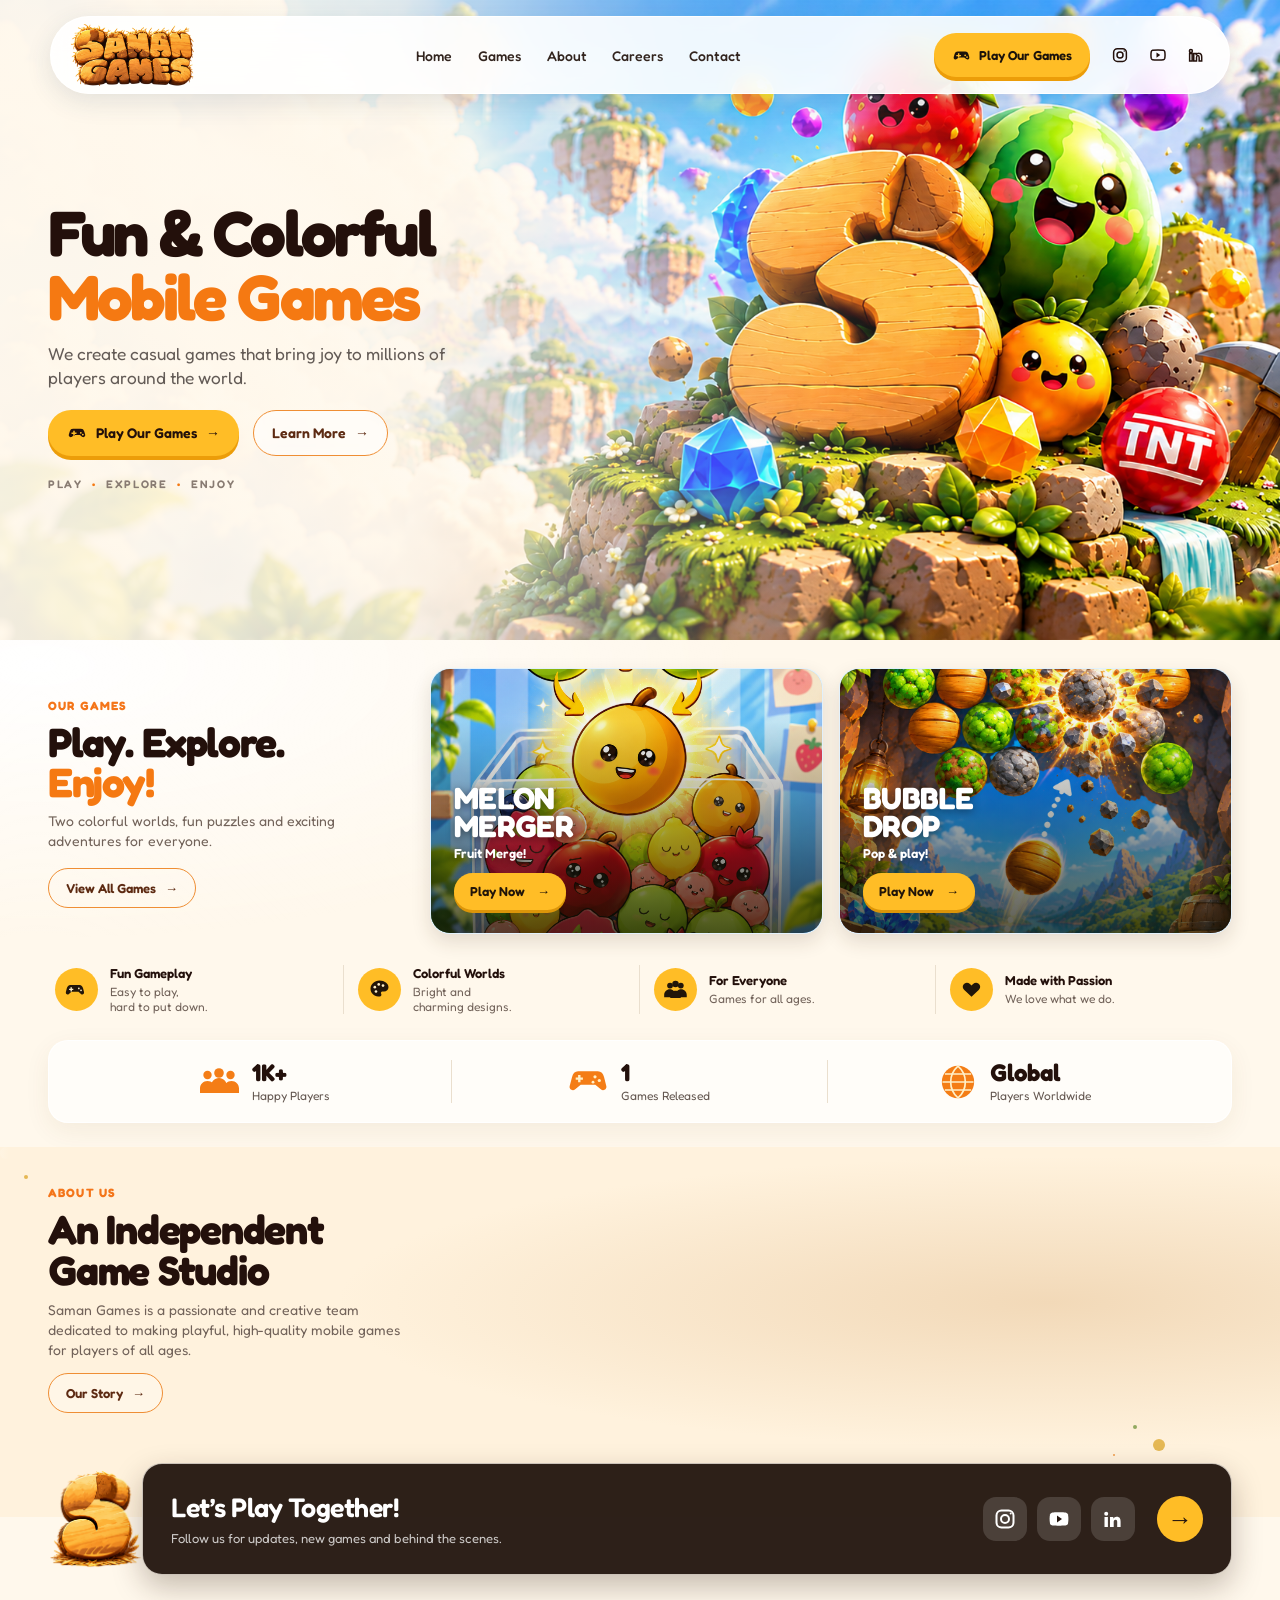
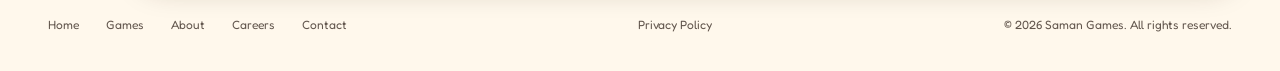
<file: index.html>
<!doctype html>
<html lang="en">
  <head>
    <meta charset="UTF-8" />
    <link rel="icon" type="image/png" href="assets/images/brand/s-logo.png" />
    <meta name="viewport" content="width=device-width, initial-scale=1.0" />
    <link rel="canonical" href="https://samangames.com/" />
    <meta
      name="description"
      content="Meet Saman Games: an independent studio making colorful mobile games and joyful worlds for players everywhere."
    />
    <meta name="theme-color" content="#fff8ec" />
    <title>Saman Games — Fun &amp; Colorful Mobile Games</title>
    <link rel="preconnect" href="https://fonts.googleapis.com" />
    <link rel="preconnect" href="https://fonts.gstatic.com" crossorigin />
    <link
      href="https://fonts.googleapis.com/css2?family=Fredoka:wght@400;500;600;700&display=swap"
      rel="stylesheet"
    />
    <link rel="stylesheet" href="assets/css/style.css" />
    <link rel="stylesheet" href="assets/css/home.css" />
    <link rel="stylesheet" href="assets/css/animations.css" />
    <script>
      if (!window.matchMedia('(prefers-reduced-motion: reduce)').matches) {
        document.documentElement.classList.add('js-motion');
        // If the animation script never loads, show everything instead of leaving it hidden.
        setTimeout(() => {
          if (!window.samanMotion) document.documentElement.classList.remove('js-motion');
        }, 2500);
      }
    </script>
  </head>
  <body>
    <main>
      <section class="hero" id="home" aria-labelledby="hero-title">
        <header class="site-header">
          <a class="brand" href="#home" aria-label="Saman Games home">
            <img src="assets/images/brand/samangames-logo.png" alt="Saman Games" />
          </a>

          <button
            class="menu-toggle"
            type="button"
            aria-label="Open navigation menu"
            aria-expanded="false"
            aria-controls="site-navigation"
          >
            <span></span>
            <span></span>
            <span></span>
          </button>

          <div class="nav-panel" id="site-navigation">
            <nav class="main-nav" aria-label="Main navigation">
              <a href="/">Home</a>
              <a href="/games">Games</a>
              <a href="/about">About</a>
              <a href="/careers">Careers</a>
              <a href="/contact">Contact</a>
            </nav>
            <div class="header-actions">
              <a class="header-games-link" href="/games">
                <svg viewBox="0 0 24 24" aria-hidden="true">
                  <path d="M7.2 7h9.6a4 4 0 0 1 3.8 2.8l1.2 4.1a2.4 2.4 0 0 1-3.8 2.6l-2.5-2H8.5l-2.5 2a2.4 2.4 0 0 1-3.8-2.6l1.2-4.1A4 4 0 0 1 7.2 7Zm.3 2.3v2H5.4v1.8h2.1v2h1.8v-2h2.1v-1.8H9.3v-2H7.5Zm9.1 1.4a1.1 1.1 0 1 0 0 2.2 1.1 1.1 0 0 0 0-2.2Zm2.4 2.1a1.1 1.1 0 1 0 0 2.2 1.1 1.1 0 0 0 0-2.2Z" />
                </svg>
                Play Our Games
              </a>
              <div class="social-links" aria-label="Social channels">
                <a href="/contact" aria-label="Instagram">
                  <svg viewBox="0 0 24 24" aria-hidden="true">
                    <rect x="3.5" y="3.5" width="17" height="17" rx="5" />
                    <circle cx="12" cy="12" r="4" />
                    <circle class="social-links__dot" cx="17.7" cy="6.6" r="1" />
                  </svg>
                </a>
                <a href="/contact" aria-label="YouTube">
                  <svg viewBox="0 0 24 24" aria-hidden="true">
                    <path d="M21 7.5a2.5 2.5 0 0 0-1.8-1.8C17.6 5.3 12 5.3 12 5.3s-5.6 0-7.2.4A2.5 2.5 0 0 0 3 7.5a26 26 0 0 0-.4 4.5 26 26 0 0 0 .4 4.5 2.5 2.5 0 0 0 1.8 1.8c1.6.4 7.2.4 7.2.4s5.6 0 7.2-.4a2.5 2.5 0 0 0 1.8-1.8 26 26 0 0 0 .4-4.5 26 26 0 0 0-.4-4.5Z" />
                    <path class="social-links__play" d="m10 15.5 5-3.5-5-3.5v7Z" />
                  </svg>
                </a>
                <a href="/contact" aria-label="LinkedIn">
                  <svg viewBox="0 0 24 24" aria-hidden="true">
                    <path d="M5.2 8.7a2 2 0 1 0 0-4 2 2 0 0 0 0 4ZM3.5 10h3.4v10H3.5V10Zm5.5 0h3.3v1.4h.1a3.6 3.6 0 0 1 3.2-1.7c3.4 0 4 2.2 4 5V20h-3.4v-4.7c0-1.1 0-2.6-1.6-2.6s-1.9 1.2-1.9 2.5V20H9V10Z" />
                  </svg>
                </a>
              </div>
            </div>
          </div>
        </header>

        <div class="hero__content page-shell">
          <div class="hero__copy">
            <h1 id="hero-title">
              Fun &amp; Colorful<br /><span>Mobile Games</span>
            </h1>
            <p>
              We create casual games that bring joy to millions of players
              around the world.
            </p>
            <div class="hero__actions">
              <a class="button button--primary" href="#games">
                <svg viewBox="0 0 24 24" aria-hidden="true">
                  <path d="M7.2 7h9.6a4 4 0 0 1 3.8 2.8l1.2 4.1a2.4 2.4 0 0 1-3.8 2.6l-2.5-2H8.5l-2.5 2a2.4 2.4 0 0 1-3.8-2.6l1.2-4.1A4 4 0 0 1 7.2 7Zm.3 2.3v2H5.4v1.8h2.1v2h1.8v-2h2.1v-1.8H9.3v-2H7.5Zm9.1 1.4a1.1 1.1 0 1 0 0 2.2 1.1 1.1 0 0 0 0-2.2Zm2.4 2.1a1.1 1.1 0 1 0 0 2.2 1.1 1.1 0 0 0 0-2.2Z" />
                </svg>
                Play Our Games
                <span aria-hidden="true">→</span>
              </a>
              <a class="button button--quiet" href="#about">
                Learn More
                <span aria-hidden="true">→</span>
              </a>
            </div>
            <p class="hero__motto">PLAY <span>•</span> EXPLORE <span>•</span> ENJOY</p>
          </div>
        </div>
      </section>

      <section class="games-section" id="games" aria-labelledby="games-title">
        <div class="games-section__inner page-shell">
          <div class="games-intro" data-reveal-stagger="90">
            <span class="eyebrow" data-reveal>Our Games</span>
            <h2 id="games-title" data-reveal>Play. Explore.<br /><span>Enjoy!</span></h2>
            <p data-reveal>
              Two colorful worlds, fun puzzles and exciting adventures for
              everyone.
            </p>
            <a class="button button--outline" href="#contact" data-reveal>
              View All Games <span aria-hidden="true">→</span>
            </a>
          </div>

          <div class="game-grid" data-reveal-stagger="140">
            <article class="game-card" data-reveal="pop">
              <img
                class="game-card__image"
                src="assets/images/games/melon-merger.png"
                alt="Colorful fruit characters in Melon Merger"
                loading="lazy"
              />
              <div class="game-card__overlay">
                <span class="game-card__title">Melon<br />Merger</span>
                <span class="game-card__subtitle">Fruit Merge!</span>
                <a class="game-card__button" href="#contact">
                  Play Now <span aria-hidden="true">→</span>
                </a>
              </div>
            </article>
            <article class="game-card game-card--adventure" data-reveal="pop">
              <img
                class="game-card__image"
                src="assets/images/games/bubble-drop.png"
                alt="A colorful bubble-popping puzzle game"
                loading="lazy"
              />
              <div class="game-card__overlay">
                <span class="game-card__title">Bubble<br />Drop</span>
                <span class="game-card__subtitle">Pop &amp; play!</span>
                <a class="game-card__button" href="#contact">
                  Play Now <span aria-hidden="true">→</span>
                </a>
              </div>
            </article>
          </div>
        </div>

        <div class="features page-shell" aria-label="What makes our games special" data-reveal-stagger="110">
          <article class="feature" data-reveal>
            <span class="feature__icon" aria-hidden="true">
              <svg viewBox="0 0 32 32" xmlns="http://www.w3.org/2000/svg">
                <path fill="currentColor" d="M8.1 10.2c-2.3 0-3.8 1.7-4.5 4.3l-1.2 4.7c-.6 2.4 2 4 3.9 2.4l3.2-2.7h9l3.2 2.7c1.9 1.6 4.5 0 3.9-2.4l-1.2-4.7c-.7-2.6-2.2-4.3-4.5-4.3H8.1Z"/>
                <path fill="#fff0c8" d="M8.3 13.1h1.8v1.8h1.8v1.8h-1.8v1.8H8.3v-1.8H6.5v-1.8h1.8z"/>
                <circle cx="19" cy="14.6" r="1.1" fill="#fff0c8"/>
                <circle cx="21.8" cy="17.1" r="1.1" fill="#fff0c8"/>
              </svg>
            </span>
            <span><strong>Fun Gameplay</strong><small>Easy to play,<br />hard to put down.</small></span>
          </article>
          <article class="feature" data-reveal>
            <span class="feature__icon" aria-hidden="true">
              <svg viewBox="0 0 32 32" xmlns="http://www.w3.org/2000/svg">
                <path fill="currentColor" d="M16 4.5c-6.4 0-11.5 4.7-11.5 10.6 0 5.4 4.4 9.7 9.7 9.7h2.1c1.8 0 2.8-1.9 1.8-3.4-.8-1.2.1-2.8 1.5-2.8h2.2c3.1 0 5.7-2.5 5.7-5.6C27.5 8.3 22.4 4.5 16 4.5Z"/>
                <circle cx="10" cy="13" r="1.7" fill="#fff0c8"/>
                <circle cx="15" cy="9.5" r="1.7" fill="#fff0c8"/>
                <circle cx="20.5" cy="11" r="1.7" fill="#fff0c8"/>
                <circle cx="11.5" cy="18.5" r="1.7" fill="#fff0c8"/>
              </svg>
            </span>
            <span><strong>Colorful Worlds</strong><small>Bright and<br />charming designs.</small></span>
          </article>
          <article class="feature" data-reveal>
            <span class="feature__icon" aria-hidden="true">
              <svg viewBox="0 0 32 32" xmlns="http://www.w3.org/2000/svg">
                <g fill="currentColor">
                  <circle cx="9" cy="11" r="3.7"/>
                  <circle cx="22.8" cy="11" r="3.7"/>
                  <circle cx="16" cy="9" r="4.2"/>
                  <path d="M1.5 23c0-4 3.2-7.2 7.2-7.2S16 19 16 23v3H1.5v-3Zm14.5 0c0-4 3.2-7.2 7.2-7.2s7.2 3.2 7.2 7.2v3H16v-3Z"/>
                  <path d="M9.3 24.8c0-4.1 3-7.3 6.7-7.3s6.7 3.2 6.7 7.3V27H9.3v-2.2Z"/>
                </g>
              </svg>
            </span>
            <span><strong>For Everyone</strong><small>Games for all ages.</small></span>
          </article>
          <article class="feature" data-reveal>
            <span class="feature__icon" aria-hidden="true">
              <svg viewBox="0 0 32 32" xmlns="http://www.w3.org/2000/svg">
                <path fill="#211509" d="M16 25.2 6.8 16.5C1.3 11.3 8.7 4.2 14 9l2 1.8L18 9c5.3-4.8 12.7 2.3 7.2 7.5L16 25.2Z"/>
              </svg>
            </span>
            <span><strong>Made with Passion</strong><small>We love what we do.</small></span>
          </article>
        </div>

        <div class="stats page-shell" aria-label="Saman Games in numbers" data-reveal>
          <div class="stat">
            <span class="stat__icon stat__icon--players" aria-hidden="true">
              <svg viewBox="0 0 40 32" xmlns="http://www.w3.org/2000/svg">
                <g fill="currentColor">
                  <circle cx="8.5" cy="9" r="4.2"/>
                  <circle cx="20" cy="7" r="4.8"/>
                  <circle cx="31.5" cy="9" r="4.2"/>
                  <path d="M1 22.5c0-4.2 3.2-7.5 7.5-7.5s7.5 3.3 7.5 7.5V27H1v-4.5Zm11-2c0-4.8 3.4-8.5 8-8.5s8 3.7 8 8.5V27H12v-6.5Zm13 2c0-4.2 3.2-7.5 7.5-7.5s7.5 3.3 7.5 7.5V27H25v-4.5Z"/>
                </g>
              </svg>
            </span>
            <span><strong data-count="2000" data-suffix="+">2K+</strong><small>Happy Players</small></span>
          </div>
          <div class="stat">
            <span class="stat__icon stat__icon--controller" aria-hidden="true">
              <svg viewBox="0 0 40 32" xmlns="http://www.w3.org/2000/svg">
                <path fill="currentColor" d="M10.2 5.2h19.6c3.3 0 5.4 2.2 6.3 6l2.2 8.8c.8 3.3-2.9 5.5-5.5 3.3l-5.5-4.5H12.7l-5.5 4.5c-2.6 2.2-6.3 0-5.5-3.3L4 11.2c.8-3.8 2.9-6 6.2-6Z"/>
                <path fill="#fff0c8" d="M10.1 9h2.4v2.4h2.4v2.4h-2.4v2.4h-2.4v-2.4H7.7v-2.4h2.4z"/>
                <circle cx="27" cy="10.8" r="1.6" fill="#fff0c8"/>
                <circle cx="31.3" cy="14.5" r="1.6" fill="#fff0c8"/>
                <circle cx="25" cy="16.2" r="1.4" fill="#fff0c8"/>
              </svg>
            </span>
            <span><strong data-count="2">2</strong><small>Games Released</small></span>
          </div>
          <div class="stat">
            <span class="stat__icon stat__icon--target" aria-hidden="true">
              <svg viewBox="0 0 40 40" xmlns="http://www.w3.org/2000/svg">
                <circle cx="20" cy="20" r="17" fill="currentColor"/>
                <path d="M3.7 20h32.6M20 3.2c5.1 4.4 7.7 10 7.7 16.8S25.1 32.4 20 36.8C14.9 32.4 12.3 26.8 12.3 20S14.9 7.6 20 3.2Z" fill="none" stroke="#fff0c8" stroke-width="1.8"/>
                <path d="M6.2 11.5h27.6M6.2 28.5h27.6" fill="none" stroke="#fff0c8" stroke-width="1.5"/>
              </svg>
            </span>
            <span><strong>Global</strong><small>Players Worldwide</small></span>
          </div>
        </div>
      </section>

      <section class="about-section" id="about" aria-labelledby="about-title">
        <div class="about-section__inner page-shell">
          <div class="about-copy" data-reveal-stagger="90">
            <span class="eyebrow" data-reveal>About Us</span>
            <h2 id="about-title" data-reveal>An Independent<br />Game Studio</h2>
            <p data-reveal>
              Saman Games is a passionate and creative team dedicated to making
              playful, high-quality mobile games for players of all ages.
            </p>
            <a class="button button--outline" href="#contact" data-reveal>
              Our Story <span aria-hidden="true">→</span>
            </a>
          </div>
        </div>
      </section>

    </main>

    <footer class="site-footer" id="contact">
      <div class="contact-section__inner page-shell">
        <img
          class="contact-section__logo"
          src="assets/images/brand/s-logo.png"
          alt="Saman Games"
          data-reveal="spin"
        />
        <div class="contact-card" data-reveal>
          <div class="contact-copy">
            <h2 id="contact-title">Let’s Play Together!</h2>
            <p>Follow us for updates, new games and behind the scenes.</p>
          </div>
          <div class="contact-socials" aria-label="Follow Saman Games">
            <a href="/contact" aria-label="Instagram">
              <svg viewBox="0 0 24 24" aria-hidden="true">
                <rect x="3.5" y="3.5" width="17" height="17" rx="5" />
                <circle cx="12" cy="12" r="4" />
                <circle class="social-links__dot" cx="17.7" cy="6.6" r="1" />
              </svg>
            </a>
            <a href="/contact" aria-label="YouTube">
              <svg viewBox="0 0 24 24" aria-hidden="true">
                <path d="M21 7.5a2.5 2.5 0 0 0-1.8-1.8C17.6 5.3 12 5.3 12 5.3s-5.6 0-7.2.4A2.5 2.5 0 0 0 3 7.5a26 26 0 0 0-.4 4.5 26 26 0 0 0 .4 4.5 2.5 2.5 0 0 0 1.8 1.8c1.6.4 7.2.4 7.2.4s5.6 0 7.2-.4a2.5 2.5 0 0 0 1.8-1.8 26 26 0 0 0 .4-4.5 26 26 0 0 0-.4-4.5Z" />
                <path class="social-links__play" d="m10 15.5 5-3.5-5-3.5v7Z" />
              </svg>
            </a>
            <a href="/contact" aria-label="LinkedIn">
              <svg viewBox="0 0 24 24" aria-hidden="true">
                <path d="M5.2 8.7a2 2 0 1 0 0-4 2 2 0 0 0 0 4ZM3.5 10h3.4v10H3.5V10Zm5.5 0h3.3v1.4h.1a3.6 3.6 0 0 1 3.2-1.7c3.4 0 4 2.2 4 5V20h-3.4v-4.7c0-1.1 0-2.6-1.6-2.6s-1.9 1.2-1.9 2.5V20H9V10Z" />
              </svg>
            </a>
          </div>
          <a
            class="contact-card__arrow"
            href="mailto:samangamesofficial@gmail.com"
            aria-label="Email Saman Games"
          >→</a>
        </div>
      </div>
      <div class="footer-bottom">
        <nav class="footer-nav" aria-label="Footer navigation">
          <a href="/">Home</a>
          <a href="/games">Games</a>
          <a href="/about">About</a>
          <a href="/careers">Careers</a>
          <a href="/contact">Contact</a>
        </nav>
        <a class="site-footer__privacy" href="/privacy">Privacy Policy</a>
        <span>© 2026 Saman Games. All rights reserved.</span>
      </div>
    </footer>

    <script src="assets/js/menu.js"></script>
    <script src="assets/js/home-animations.js"></script>
  </body>
</html>
</file>
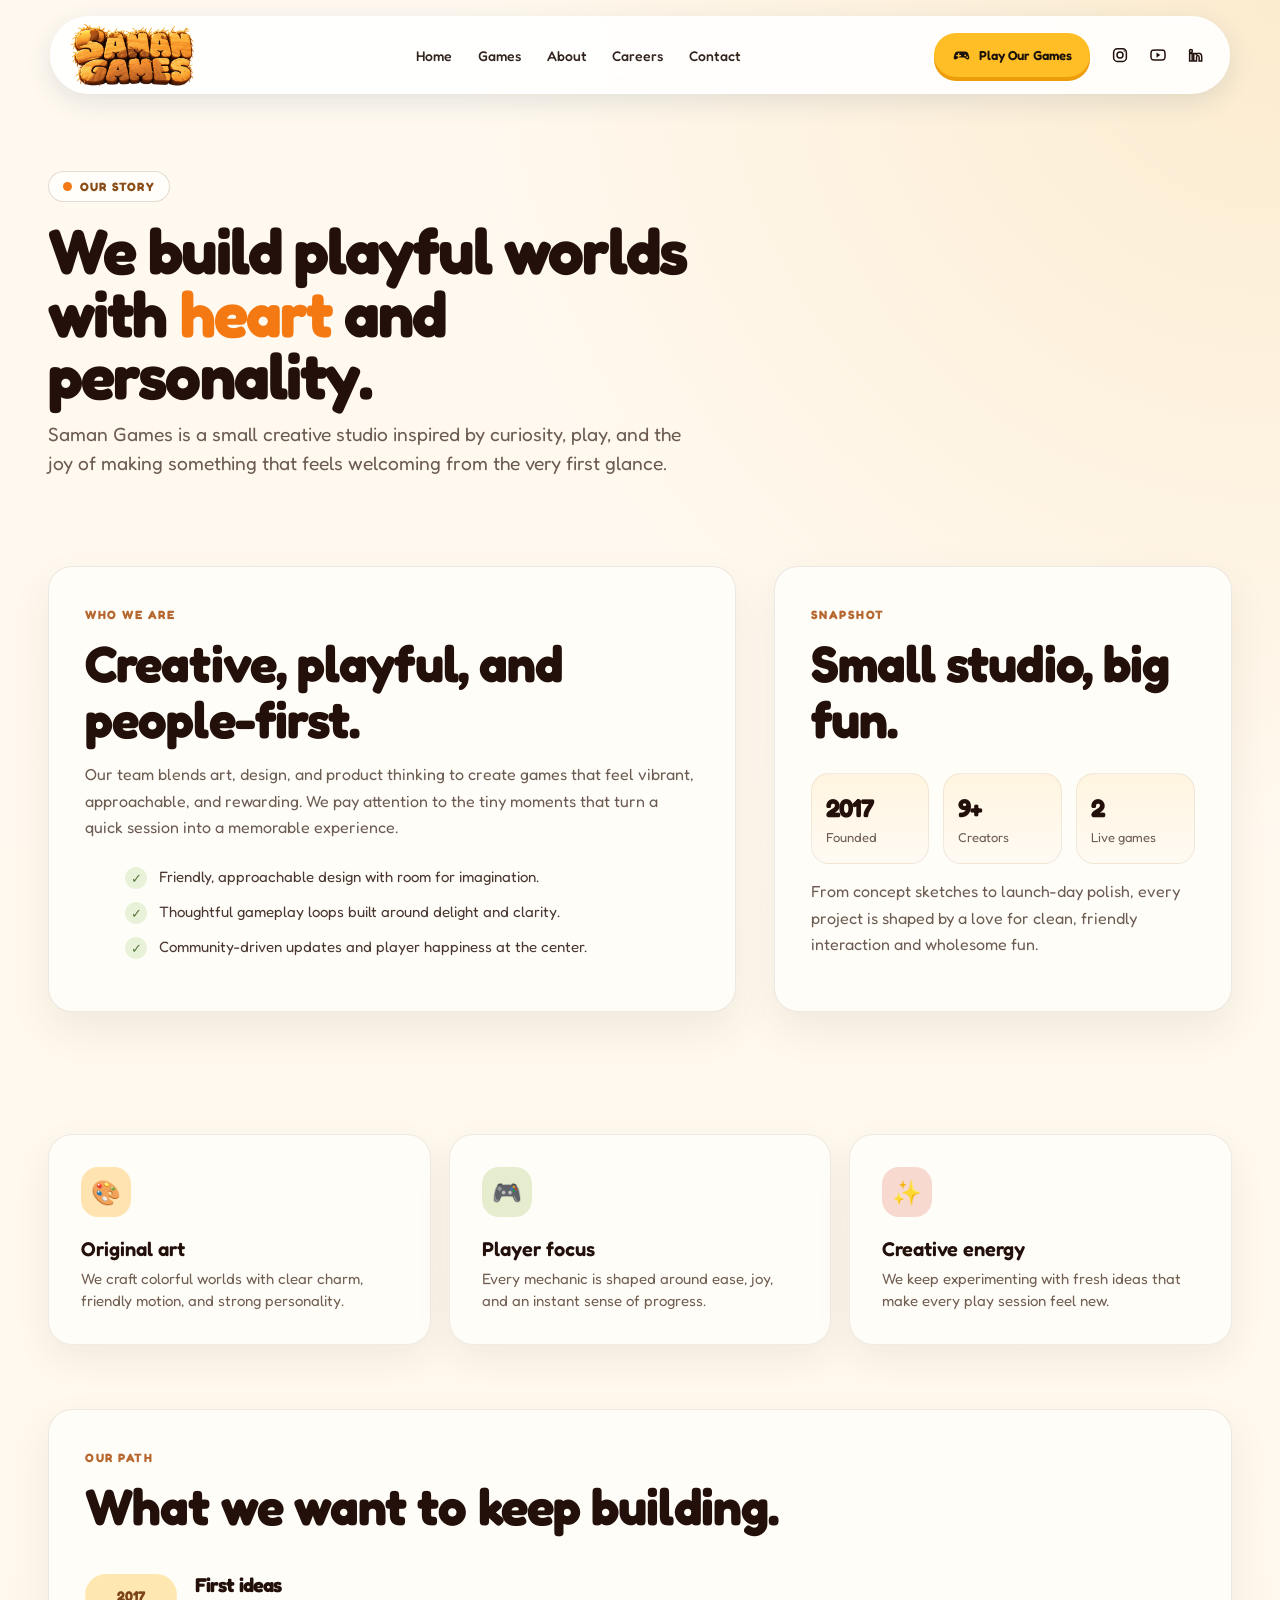
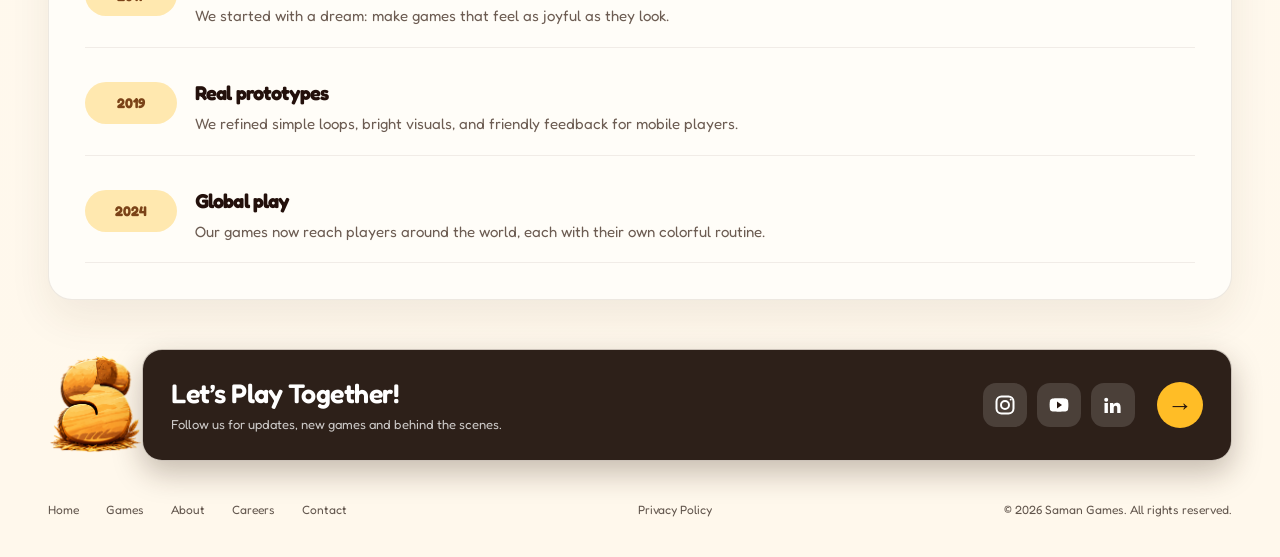
<file: about.html>
<!doctype html>
<html lang="en">
  <head>
    <meta charset="UTF-8" />
    <link rel="icon" type="image/png" href="assets/images/brand/s-logo.png" />
    <meta name="viewport" content="width=device-width, initial-scale=1.0" />
    <link rel="canonical" href="https://samangames.com/about" />
    <meta name="description" content="Learn more about Saman Games and the team behind our colorful experiences." />
    <meta name="theme-color" content="#fff8ec" />
    <title>About — Saman Games</title>
    <link rel="preconnect" href="https://fonts.googleapis.com" />
    <link rel="preconnect" href="https://fonts.gstatic.com" crossorigin />
    <link
      href="https://fonts.googleapis.com/css2?family=Fredoka:wght@400;500;600;700&display=swap"
      rel="stylesheet"
    />
    <link rel="stylesheet" href="assets/css/style.css" />
    <link rel="stylesheet" href="assets/css/home.css" />
  </head>
  <body class="page-standalone">
    <header class="site-header">
      <a class="brand" href="/" aria-label="Saman Games home">
        <img src="assets/images/brand/samangames-logo.png" alt="Saman Games" />
      </a>

      <button
        class="menu-toggle"
        type="button"
        aria-label="Open navigation menu"
        aria-expanded="false"
        aria-controls="site-navigation"
      >
        <span></span>
        <span></span>
        <span></span>
      </button>

      <div class="nav-panel" id="site-navigation">
        <nav class="main-nav" aria-label="Main navigation">
          <a href="/">Home</a>
          <a href="/games">Games</a>
          <a href="/about">About</a>
          <a href="/careers">Careers</a>
          <a href="/contact">Contact</a>
        </nav>
        <div class="header-actions">
          <a class="header-games-link" href="/games">
            <svg viewBox="0 0 24 24" aria-hidden="true">
              <path d="M7.2 7h9.6a4 4 0 0 1 3.8 2.8l1.2 4.1a2.4 2.4 0 0 1-3.8 2.6l-2.5-2H8.5l-2.5 2a2.4 2.4 0 0 1-3.8-2.6l1.2-4.1A4 4 0 0 1 7.2 7Zm.3 2.3v2H5.4v1.8h2.1v2h1.8v-2h2.1v-1.8H9.3v-2H7.5Zm9.1 1.4a1.1 1.1 0 1 0 0 2.2 1.1 1.1 0 0 0 0-2.2Zm2.4 2.1a1.1 1.1 0 1 0 0 2.2 1.1 1.1 0 0 0 0-2.2Z" />
            </svg>
            Play Our Games
          </a>
          <div class="social-links" aria-label="Social channels">
            <a href="/contact" aria-label="Instagram">
              <svg viewBox="0 0 24 24" aria-hidden="true">
                <rect x="3.5" y="3.5" width="17" height="17" rx="5" />
                <circle cx="12" cy="12" r="4" />
                <circle class="social-links__dot" cx="17.7" cy="6.6" r="1" />
              </svg>
            </a>
            <a href="/contact" aria-label="YouTube">
              <svg viewBox="0 0 24 24" aria-hidden="true">
                <path d="M21 7.5a2.5 2.5 0 0 0-1.8-1.8C17.6 5.3 12 5.3 12 5.3s-5.6 0-7.2.4A2.5 2.5 0 0 0 3 7.5a26 26 0 0 0-.4 4.5 26 26 0 0 0 .4 4.5 2.5 2.5 0 0 0 1.8 1.8c1.6.4 7.2.4 7.2.4s5.6 0 7.2-.4a2.5 2.5 0 0 0 1.8-1.8 26 26 0 0 0 .4-4.5 26 26 0 0 0-.4-4.5Z" />
                <path class="social-links__play" d="m10 15.5 5-3.5-5-3.5v7Z" />
              </svg>
            </a>
            <a href="/contact" aria-label="LinkedIn">
              <svg viewBox="0 0 24 24" aria-hidden="true">
                <path d="M5.2 8.7a2 2 0 1 0 0-4 2 2 0 0 0 0 4ZM3.5 10h3.4v10H3.5V10Zm5.5 0h3.3v1.4h.1a3.6 3.6 0 0 1 3.2-1.7c3.4 0 4 2.2 4 5V20h-3.4v-4.7c0-1.1 0-2.6-1.6-2.6s-1.9 1.2-1.9 2.5V20H9V10Z" />
              </svg>
            </a>
          </div>
        </div>
      </div>
    </header>

    <main>
      <section class="page-hero">
        <div class="page-hero__inner">
          <span class="page-hero__chip">Our story</span>
          <h1>We build playful worlds with <span>heart</span> and personality.</h1>
          <p>
            Saman Games is a small creative studio inspired by curiosity, play, and the joy of making
            something that feels welcoming from the very first glance.
          </p>
        </div>
      </section>

      <section class="page-section">
        <div class="page-shell-compact">
          <div class="page-layout">
            <div class="page-panel">
              <div class="page-panel__body">
                <span class="page-kicker">Who we are</span>
                <h2>Creative, playful, and people-first.</h2>
                <p>
                  Our team blends art, design, and product thinking to create games that feel vibrant,
                  approachable, and rewarding. We pay attention to the tiny moments that turn a quick
                  session into a memorable experience.
                </p>
                <ul class="page-checks">
                  <li>Friendly, approachable design with room for imagination.</li>
                  <li>Thoughtful gameplay loops built around delight and clarity.</li>
                  <li>Community-driven updates and player happiness at the center.</li>
                </ul>
              </div>
            </div>

            <div class="page-panel">
              <div class="page-panel__body">
                <span class="page-kicker">Snapshot</span>
                <h2>Small studio, big fun.</h2>
                <div class="page-stats">
                  <div class="page-stat">
                    <strong>2017</strong>
                    <span>Founded</span>
                  </div>
                  <div class="page-stat">
                    <strong>9+</strong>
                    <span>Creators</span>
                  </div>
                  <div class="page-stat">
                    <strong>2</strong>
                    <span>Live games</span>
                  </div>
                </div>
                <p>
                  From concept sketches to launch-day polish, every project is shaped by a love for clean,
                  friendly interaction and wholesome fun.
                </p>
              </div>
            </div>
          </div>
        </div>
      </section>

      <section class="page-section">
        <div class="page-shell-compact">
          <div class="values-panel">
            <article class="value-card">
              <span class="value-card__icon">🎨</span>
              <div>
                <h3>Original art</h3>
                <p>We craft colorful worlds with clear charm, friendly motion, and strong personality.</p>
              </div>
            </article>
            <article class="value-card">
              <span class="value-card__icon">🎮</span>
              <div>
                <h3>Player focus</h3>
                <p>Every mechanic is shaped around ease, joy, and an instant sense of progress.</p>
              </div>
            </article>
            <article class="value-card">
              <span class="value-card__icon">✨</span>
              <div>
                <h3>Creative energy</h3>
                <p>We keep experimenting with fresh ideas that make every play session feel new.</p>
              </div>
            </article>
          </div>
        </div>
      </section>

      <section class="page-section">
        <div class="page-shell-compact">
          <div class="page-panel">
            <div class="page-panel__body">
              <span class="page-kicker">Our path</span>
              <h2>What we want to keep building.</h2>
              <div class="timeline">
                <div class="timeline__item">
                  <span class="timeline__year">2017</span>
                  <div>
                    <h3>First ideas</h3>
                    <p>We started with a dream: make games that feel as joyful as they look.</p>
                  </div>
                </div>
                <div class="timeline__item">
                  <span class="timeline__year">2019</span>
                  <div>
                    <h3>Real prototypes</h3>
                    <p>We refined simple loops, bright visuals, and friendly feedback for mobile players.</p>
                  </div>
                </div>
                <div class="timeline__item">
                  <span class="timeline__year">2024</span>
                  <div>
                    <h3>Global play</h3>
                    <p>Our games now reach players around the world, each with their own colorful routine.</p>
                  </div>
                </div>
              </div>
            </div>
          </div>
        </div>
      </section>
    </main>

    <footer class="site-footer" id="contact">
      <div class="contact-section__inner page-shell">
        <img class="contact-section__logo" src="assets/images/brand/s-logo.png" alt="Saman Games" />
        <div class="contact-card">
          <div class="contact-copy">
            <h2 id="contact-title">Let’s Play Together!</h2>
            <p>Follow us for updates, new games and behind the scenes.</p>
          </div>
          <div class="contact-socials" aria-label="Follow Saman Games">
            <a href="/contact" aria-label="Instagram">
              <svg viewBox="0 0 24 24" aria-hidden="true">
                <rect x="3.5" y="3.5" width="17" height="17" rx="5" />
                <circle cx="12" cy="12" r="4" />
                <circle class="social-links__dot" cx="17.7" cy="6.6" r="1" />
              </svg>
            </a>
            <a href="/contact" aria-label="YouTube">
              <svg viewBox="0 0 24 24" aria-hidden="true">
                <path d="M21 7.5a2.5 2.5 0 0 0-1.8-1.8C17.6 5.3 12 5.3 12 5.3s-5.6 0-7.2.4A2.5 2.5 0 0 0 3 7.5a26 26 0 0 0-.4 4.5 26 26 0 0 0 .4 4.5 2.5 2.5 0 0 0 1.8 1.8c1.6.4 7.2.4 7.2.4s5.6 0 7.2-.4a2.5 2.5 0 0 0 1.8-1.8 26 26 0 0 0 .4-4.5 26 26 0 0 0-.4-4.5Z" />
                <path class="social-links__play" d="m10 15.5 5-3.5-5-3.5v7Z" />
              </svg>
            </a>
            <a href="/contact" aria-label="LinkedIn">
              <svg viewBox="0 0 24 24" aria-hidden="true">
                <path d="M5.2 8.7a2 2 0 1 0 0-4 2 2 0 0 0 0 4ZM3.5 10h3.4v10H3.5V10Zm5.5 0h3.3v1.4h.1a3.6 3.6 0 0 1 3.2-1.7c3.4 0 4 2.2 4 5V20h-3.4v-4.7c0-1.1 0-2.6-1.6-2.6s-1.9 1.2-1.9 2.5V20H9V10Z" />
              </svg>
            </a>
          </div>
          <a class="contact-card__arrow" href="mailto:samangamesofficial@gmail.com" aria-label="Email Saman Games">→</a>
        </div>
      </div>
      <div class="footer-bottom">
        <nav class="footer-nav" aria-label="Footer navigation">
          <a href="/">Home</a>
          <a href="/games">Games</a>
          <a href="/about">About</a>
          <a href="/careers">Careers</a>
          <a href="/contact">Contact</a>
        </nav>
        <a class="site-footer__privacy" href="/privacy">Privacy Policy</a>
        <span>© 2026 Saman Games. All rights reserved.</span>
      </div>
    </footer>

    <script src="assets/js/menu.js"></script>
  </body>
</html>
</file>
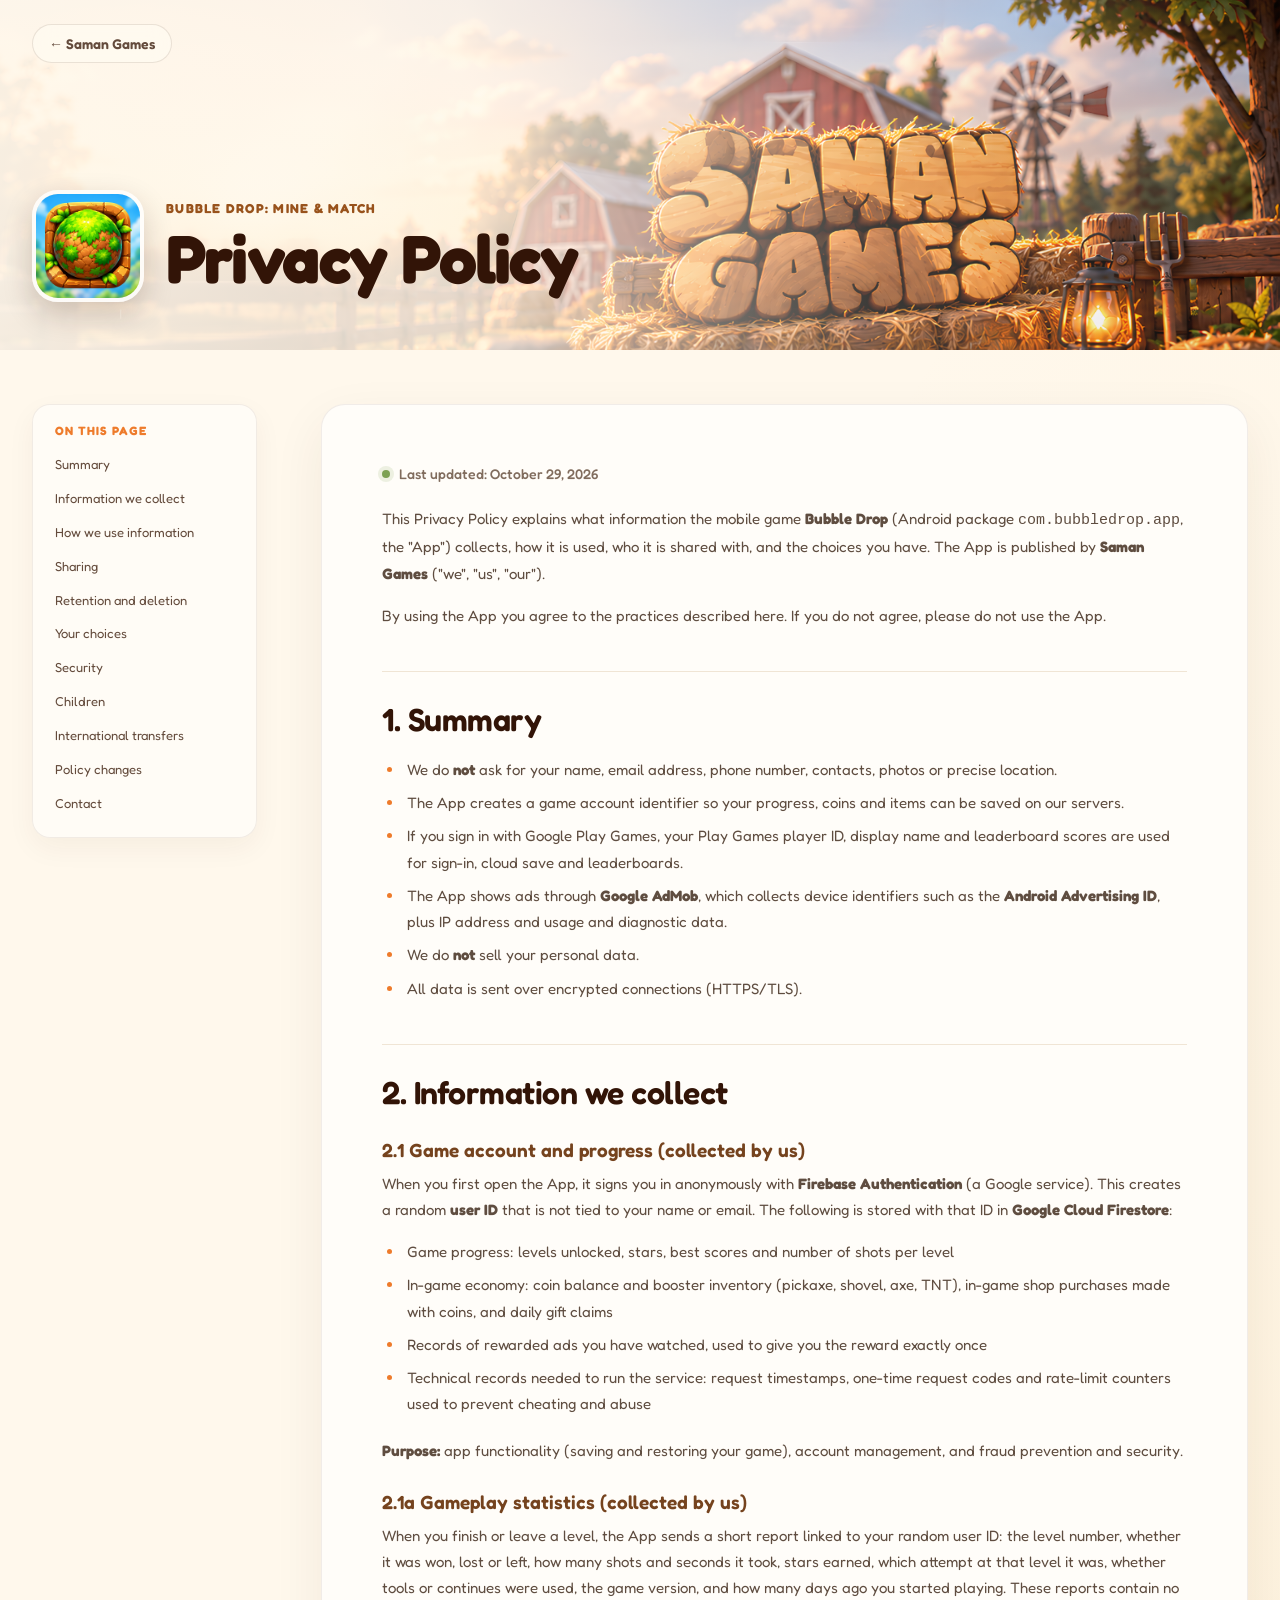
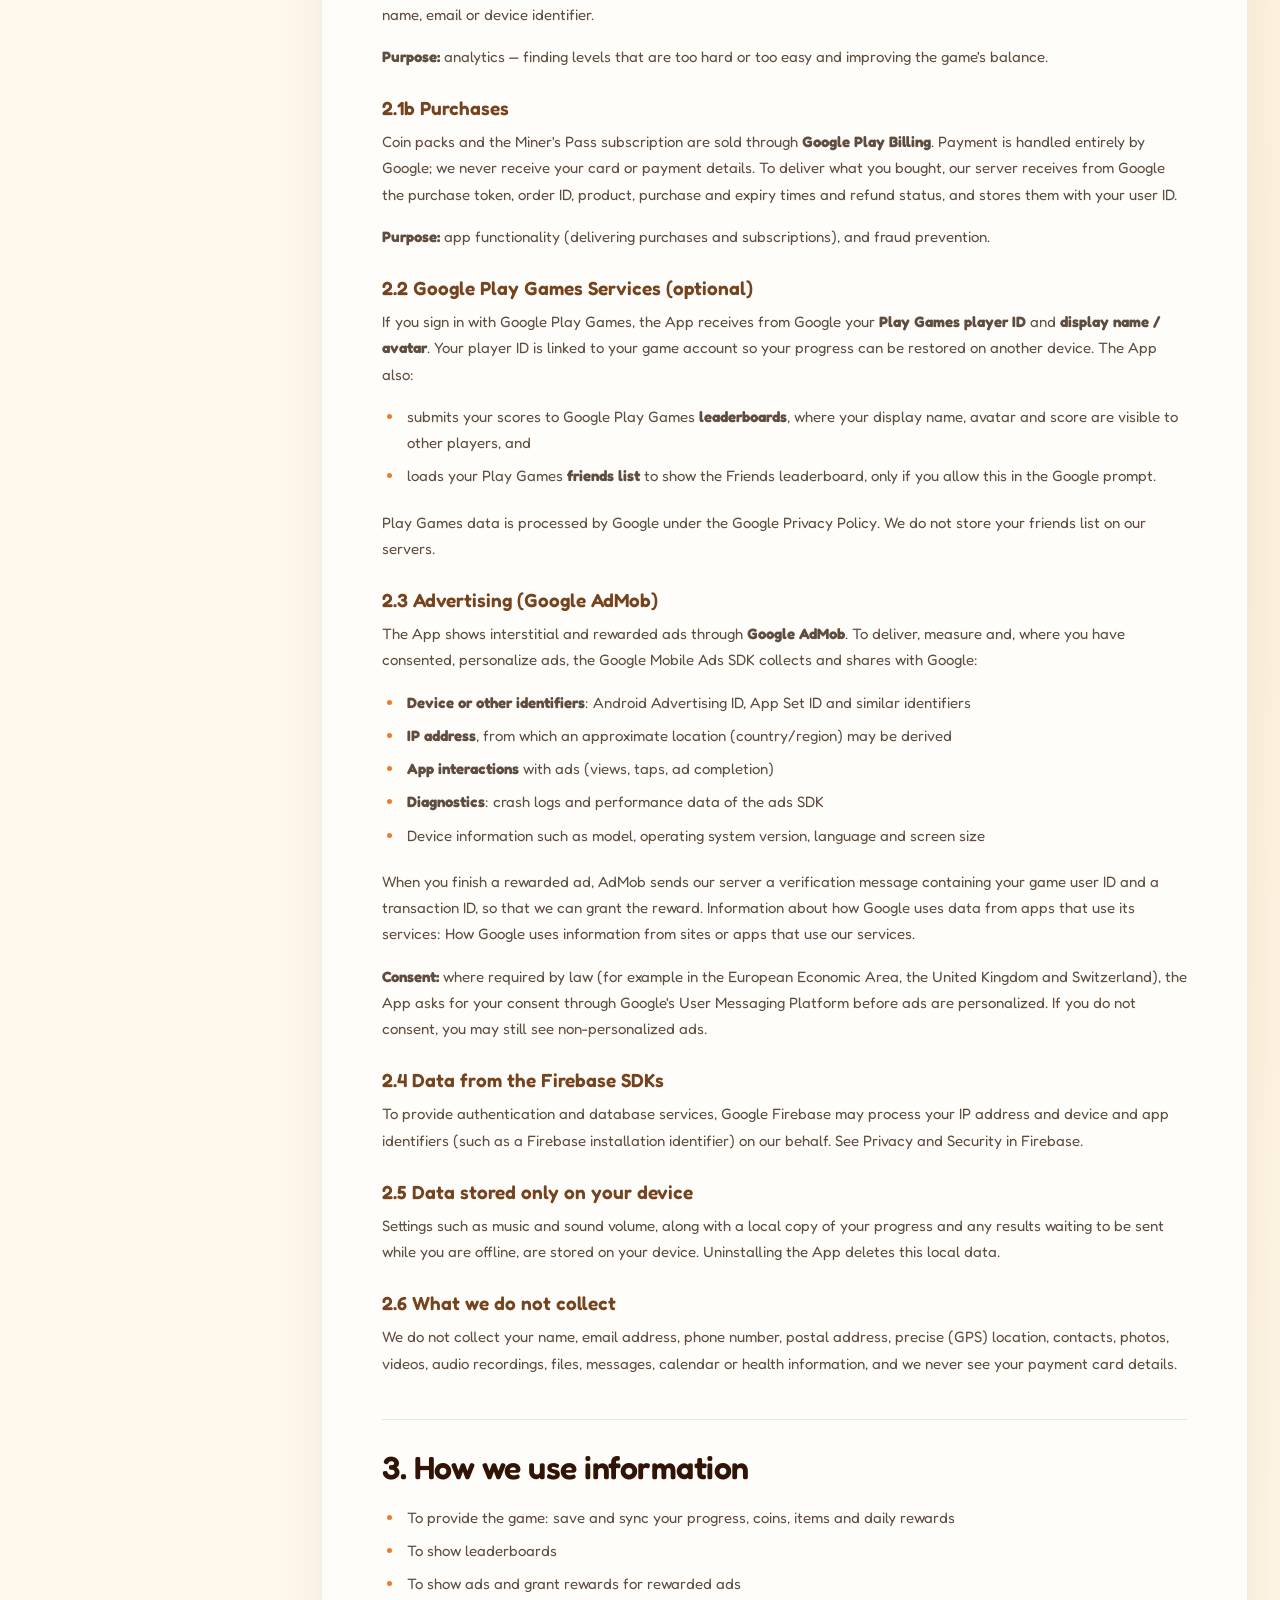
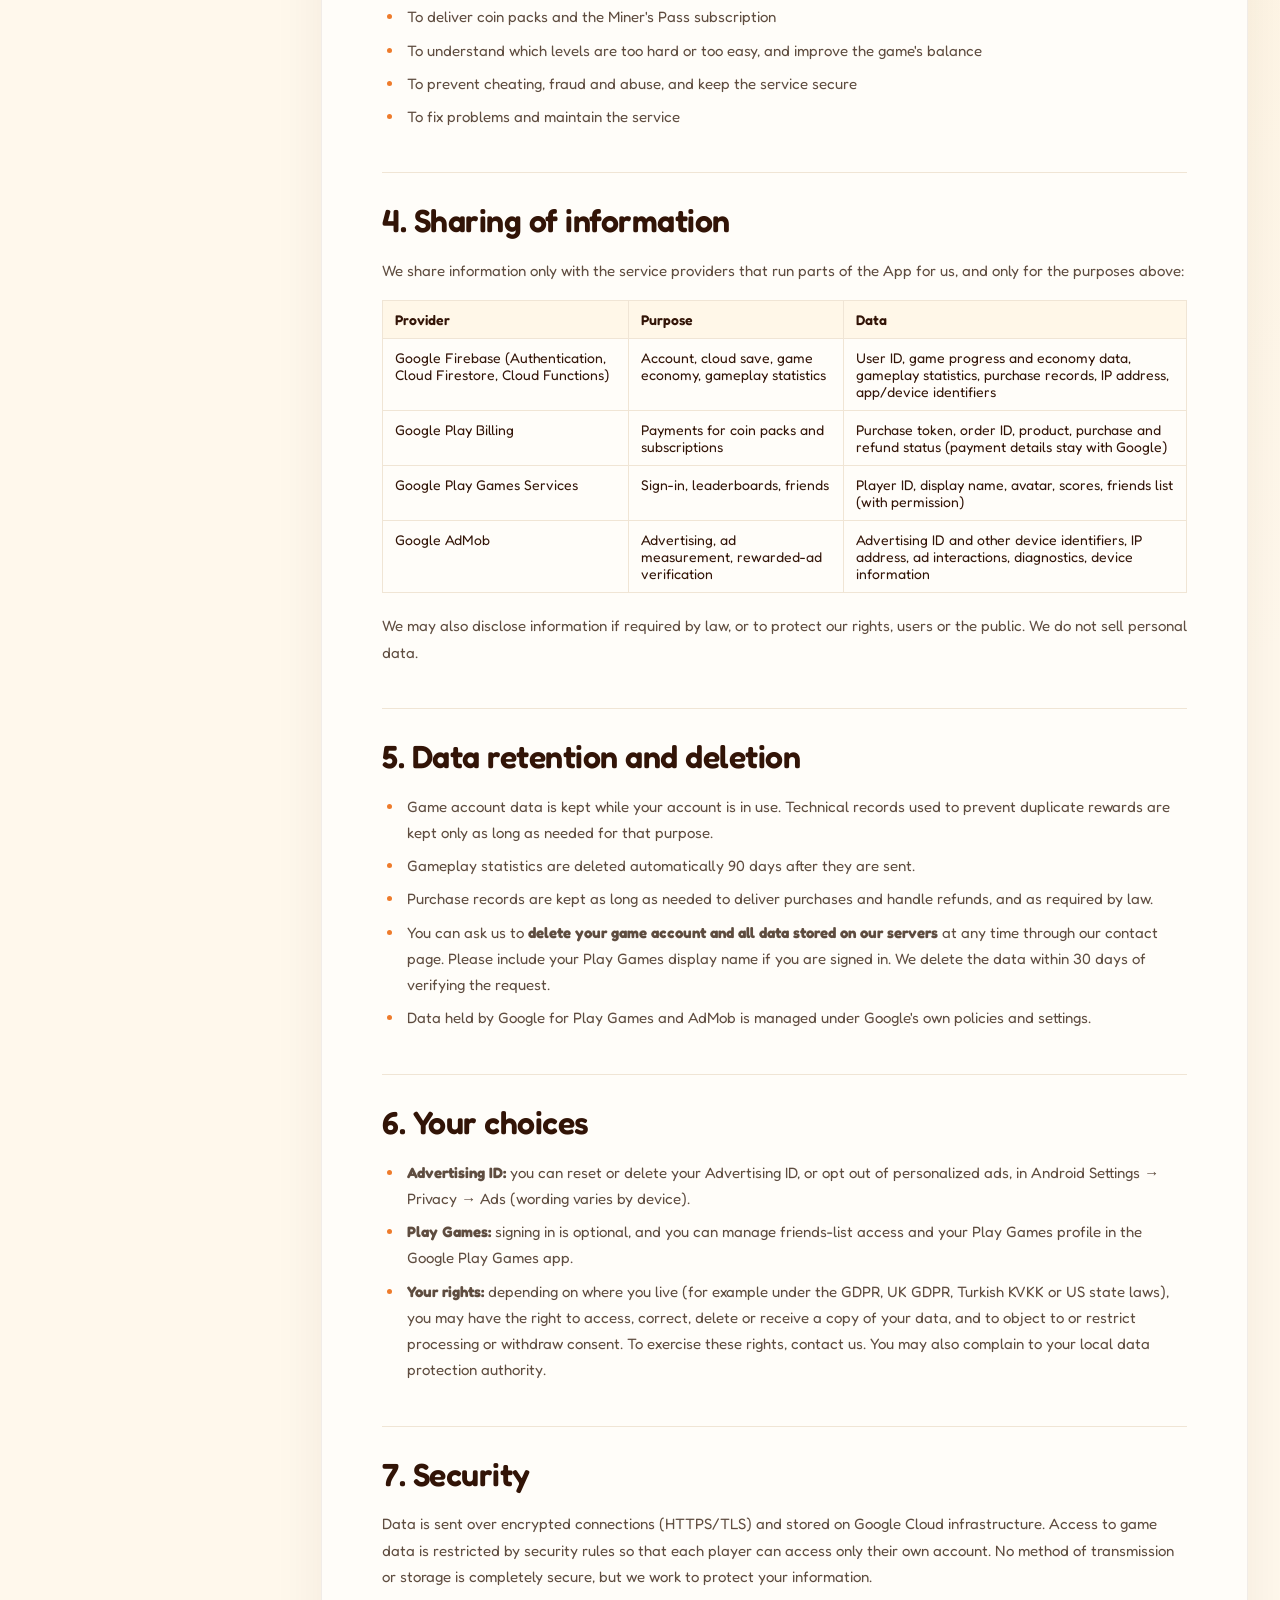
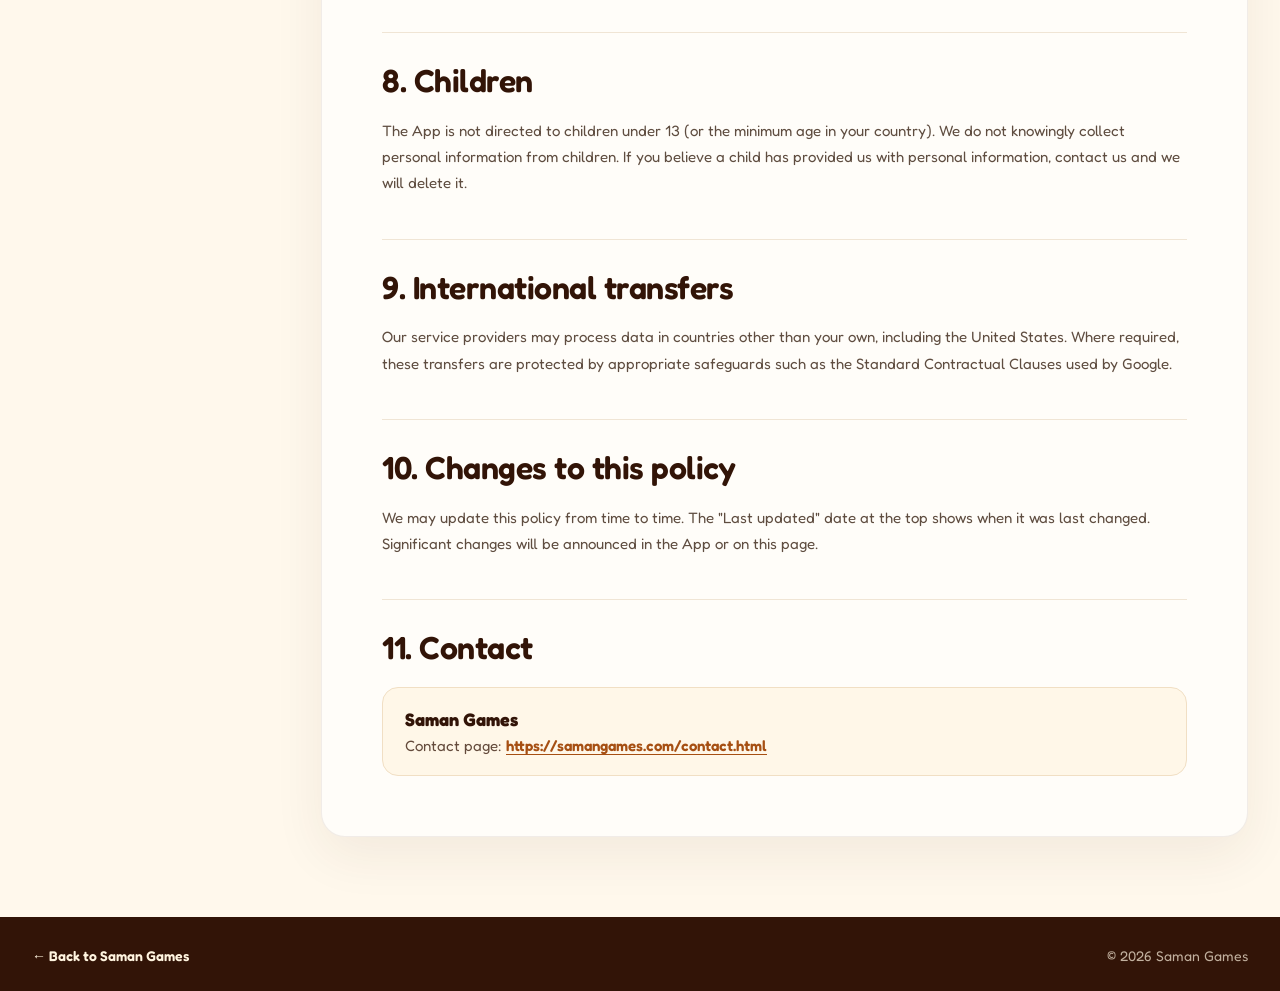
<file: bubble-drop-privacy.html>
<!doctype html>
<html lang="en">
  <head>
    <meta charset="UTF-8" />
    <link rel="icon" type="image/png" href="assets/images/brand/s-logo.png" />
    <meta name="viewport" content="width=device-width, initial-scale=1.0" />
    <link rel="canonical" href="https://samangames.com/bubble-drop-privacy" />
    <meta
      name="description"
      content="Read the Bubble Drop: Mine &amp; Match privacy policy from Saman Games."
    />
    <meta name="theme-color" content="#fff8ec" />
    <title>Bubble Drop Privacy Policy — Saman Games</title>
    <link rel="preconnect" href="https://fonts.googleapis.com" />
    <link rel="preconnect" href="https://fonts.gstatic.com" crossorigin />
    <link
      href="https://fonts.googleapis.com/css2?family=Fredoka:wght@400;500;600;700&display=swap"
      rel="stylesheet"
    />
    <link rel="stylesheet" href="assets/css/style.css" />
  </head>
  <body class="privacy-page">
    <header class="privacy-hero">
      <a class="privacy-back" href="/">← Saman Games</a>
      <div class="privacy-hero__content">
        <img src="assets/images/games/bubble-drop-icon.png" alt="Bubble Drop app icon" />
        <div>
          <span class="eyebrow">Bubble Drop: Mine &amp; Match</span>
          <h1>Privacy Policy</h1>
        </div>
      </div>
    </header>

    <main class="privacy-layout">
      <nav class="privacy-toc" aria-label="Privacy policy contents">
        <span class="privacy-toc__title">On this page</span>
        <a href="#summary">Summary</a>
        <a href="#information-we-collect">Information we collect</a>
        <a href="#how-we-use-information">How we use information</a>
        <a href="#sharing-of-information">Sharing</a>
        <a href="#data-retention-and-deletion">Retention and deletion</a>
        <a href="#your-choices">Your choices</a>
        <a href="#security">Security</a>
        <a href="#children">Children</a>
        <a href="#international-transfers">International transfers</a>
        <a href="#changes-to-this-policy">Policy changes</a>
        <a href="#contact">Contact</a>
      </nav>

      <article class="privacy-document">
        <div class="privacy-document__updated">
          <span class="privacy-document__status" aria-hidden="true"></span>
          Last updated: October 29, 2026
        </div>

        <p>
          This Privacy Policy explains what information the mobile game <strong>Bubble Drop</strong>
          (Android package <code>com.bubbledrop.app</code>, the "App") collects, how it is used, who it is
          shared with, and the choices you have. The App is published by <strong>Saman Games</strong>
          ("we", "us", "our").
        </p>
        <p>By using the App you agree to the practices described here. If you do not agree, please do not use the App.</p>

        <section id="summary">
          <h2>1. Summary</h2>
          <ul>
            <li>We do <strong>not</strong> ask for your name, email address, phone number, contacts, photos or precise location.</li>
            <li>The App creates a game account identifier so your progress, coins and items can be saved on our servers.</li>
            <li>If you sign in with Google Play Games, your Play Games player ID, display name and leaderboard scores are used for sign-in, cloud save and leaderboards.</li>
            <li>The App shows ads through <strong>Google AdMob</strong>, which collects device identifiers such as the <strong>Android Advertising ID</strong>, plus IP address and usage and diagnostic data.</li>
            <li>We do <strong>not</strong> sell your personal data.</li>
            <li>All data is sent over encrypted connections (HTTPS/TLS).</li>
          </ul>
        </section>

        <section id="information-we-collect">
          <h2>2. Information we collect</h2>

          <h3>2.1 Game account and progress (collected by us)</h3>
          <p>
            When you first open the App, it signs you in anonymously with <strong>Firebase Authentication</strong>
            (a Google service). This creates a random <strong>user ID</strong> that is not tied to your name or email.
            The following is stored with that ID in <strong>Google Cloud Firestore</strong>:
          </p>
          <ul>
            <li>Game progress: levels unlocked, stars, best scores and number of shots per level</li>
            <li>In-game economy: coin balance and booster inventory (pickaxe, shovel, axe, TNT), in-game shop purchases made with coins, and daily gift claims</li>
            <li>Records of rewarded ads you have watched, used to give you the reward exactly once</li>
            <li>Technical records needed to run the service: request timestamps, one-time request codes and rate-limit counters used to prevent cheating and abuse</li>
          </ul>
          <p><strong>Purpose:</strong> app functionality (saving and restoring your game), account management, and fraud prevention and security.</p>

          <h3>2.1a Gameplay statistics (collected by us)</h3>
          <p>
            When you finish or leave a level, the App sends a short report linked to your random user ID: the level
            number, whether it was won, lost or left, how many shots and seconds it took, stars earned, which attempt
            at that level it was, whether tools or continues were used, the game version, and how many days ago you
            started playing. These reports contain no name, email or device identifier.
          </p>
          <p><strong>Purpose:</strong> analytics — finding levels that are too hard or too easy and improving the game's balance.</p>

          <h3>2.1b Purchases</h3>
          <p>
            Coin packs and the Miner's Pass subscription are sold through <strong>Google Play Billing</strong>.
            Payment is handled entirely by Google; we never receive your card or payment details. To deliver what
            you bought, our server receives from Google the purchase token, order ID, product, purchase and expiry
            times and refund status, and stores them with your user ID.
          </p>
          <p><strong>Purpose:</strong> app functionality (delivering purchases and subscriptions), and fraud prevention.</p>

          <h3>2.2 Google Play Games Services (optional)</h3>
          <p>
            If you sign in with Google Play Games, the App receives from Google your <strong>Play Games player ID</strong>
            and <strong>display name / avatar</strong>. Your player ID is linked to your game account so your progress can be
            restored on another device. The App also:
          </p>
          <ul>
            <li>submits your scores to Google Play Games <strong>leaderboards</strong>, where your display name, avatar and score are visible to other players, and</li>
            <li>loads your Play Games <strong>friends list</strong> to show the Friends leaderboard, <em>only</em> if you allow this in the Google prompt.</li>
          </ul>
          <p>
            Play Games data is processed by Google under the
            <a href="https://policies.google.com/privacy" target="_blank" rel="noopener">Google Privacy Policy</a>.
            We do not store your friends list on our servers.
          </p>

          <h3>2.3 Advertising (Google AdMob)</h3>
          <p>
            The App shows interstitial and rewarded ads through <strong>Google AdMob</strong>. To deliver, measure and,
            where you have consented, personalize ads, the Google Mobile Ads SDK collects and shares with Google:
          </p>
          <ul>
            <li><strong>Device or other identifiers</strong>: Android Advertising ID, App Set ID and similar identifiers</li>
            <li><strong>IP address</strong>, from which an approximate location (country/region) may be derived</li>
            <li><strong>App interactions</strong> with ads (views, taps, ad completion)</li>
            <li><strong>Diagnostics</strong>: crash logs and performance data of the ads SDK</li>
            <li>Device information such as model, operating system version, language and screen size</li>
          </ul>
          <p>
            When you finish a rewarded ad, AdMob sends our server a verification message containing your game user ID
            and a transaction ID, so that we can grant the reward. Information about how Google uses data from apps
            that use its services:
            <a href="https://policies.google.com/technologies/partner-sites" target="_blank" rel="noopener">How Google uses information from sites or apps that use our services</a>.
          </p>
          <p>
            <strong>Consent:</strong> where required by law (for example in the European Economic Area, the United Kingdom
            and Switzerland), the App asks for your consent through Google's User Messaging Platform before ads are
            personalized. If you do not consent, you may still see non-personalized ads.
          </p>

          <h3>2.4 Data from the Firebase SDKs</h3>
          <p>
            To provide authentication and database services, Google Firebase may process your IP address and device
            and app identifiers (such as a Firebase installation identifier) on our behalf. See
            <a href="https://firebase.google.com/support/privacy" target="_blank" rel="noopener">Privacy and Security in Firebase</a>.
          </p>

          <h3>2.5 Data stored only on your device</h3>
          <p>
            Settings such as music and sound volume, along with a local copy of your progress and any results waiting
            to be sent while you are offline, are stored on your device. Uninstalling the App deletes this local data.
          </p>

          <h3>2.6 What we do not collect</h3>
          <p>
            We do not collect your name, email address, phone number, postal address, precise (GPS) location, contacts,
            photos, videos, audio recordings, files, messages, calendar or health information, and we never see your
            payment card details.
          </p>
        </section>

        <section id="how-we-use-information">
          <h2>3. How we use information</h2>
          <ul>
            <li>To provide the game: save and sync your progress, coins, items and daily rewards</li>
            <li>To show leaderboards</li>
            <li>To show ads and grant rewards for rewarded ads</li>
            <li>To deliver coin packs and the Miner's Pass subscription</li>
            <li>To understand which levels are too hard or too easy, and improve the game's balance</li>
            <li>To prevent cheating, fraud and abuse, and keep the service secure</li>
            <li>To fix problems and maintain the service</li>
          </ul>
        </section>

        <section id="sharing-of-information">
          <h2>4. Sharing of information</h2>
          <p>We share information only with the service providers that run parts of the App for us, and only for the purposes above:</p>
          <div class="privacy-table-wrap">
            <table class="privacy-table">
              <thead>
                <tr>
                  <th>Provider</th>
                  <th>Purpose</th>
                  <th>Data</th>
                </tr>
              </thead>
              <tbody>
                <tr>
                  <td>Google Firebase (Authentication, Cloud Firestore, Cloud Functions)</td>
                  <td>Account, cloud save, game economy, gameplay statistics</td>
                  <td>User ID, game progress and economy data, gameplay statistics, purchase records, IP address, app/device identifiers</td>
                </tr>
                <tr>
                  <td>Google Play Billing</td>
                  <td>Payments for coin packs and subscriptions</td>
                  <td>Purchase token, order ID, product, purchase and refund status (payment details stay with Google)</td>
                </tr>
                <tr>
                  <td>Google Play Games Services</td>
                  <td>Sign-in, leaderboards, friends</td>
                  <td>Player ID, display name, avatar, scores, friends list (with permission)</td>
                </tr>
                <tr>
                  <td>Google AdMob</td>
                  <td>Advertising, ad measurement, rewarded-ad verification</td>
                  <td>Advertising ID and other device identifiers, IP address, ad interactions, diagnostics, device information</td>
                </tr>
              </tbody>
            </table>
          </div>
          <p>We may also disclose information if required by law, or to protect our rights, users or the public. We do not sell personal data.</p>
        </section>

        <section id="data-retention-and-deletion">
          <h2>5. Data retention and deletion</h2>
          <ul>
            <li>Game account data is kept while your account is in use. Technical records used to prevent duplicate rewards are kept only as long as needed for that purpose.</li>
            <li>Gameplay statistics are deleted automatically 90 days after they are sent.</li>
            <li>Purchase records are kept as long as needed to deliver purchases and handle refunds, and as required by law.</li>
            <li>
              You can ask us to <strong>delete your game account and all data stored on our servers</strong> at any time
              through our <a href="https://samangames.com/contact.html">contact page</a>. Please include your Play
              Games display name if you are signed in. We delete the data within 30 days of verifying the request.
            </li>
            <li>Data held by Google for Play Games and AdMob is managed under Google's own policies and settings.</li>
          </ul>
        </section>

        <section id="your-choices">
          <h2>6. Your choices</h2>
          <ul>
            <li><strong>Advertising ID:</strong> you can reset or delete your Advertising ID, or opt out of personalized ads, in Android <em>Settings → Privacy → Ads</em> (wording varies by device).</li>
            <li><strong>Play Games:</strong> signing in is optional, and you can manage friends-list access and your Play Games profile in the Google Play Games app.</li>
            <li>
              <strong>Your rights:</strong> depending on where you live (for example under the GDPR, UK GDPR, Turkish
              KVKK or US state laws), you may have the right to access, correct, delete or receive a copy of your data,
              and to object to or restrict processing or withdraw consent. To exercise these rights, contact us. You
              may also complain to your local data protection authority.
            </li>
          </ul>
        </section>

        <section id="security">
          <h2>7. Security</h2>
          <p>
            Data is sent over encrypted connections (HTTPS/TLS) and stored on Google Cloud infrastructure. Access to
            game data is restricted by security rules so that each player can access only their own account. No
            method of transmission or storage is completely secure, but we work to protect your information.
          </p>
        </section>

        <section id="children">
          <h2>8. Children</h2>
          <p>
            The App is not directed to children under 13 (or the minimum age in your country). We do not knowingly
            collect personal information from children. If you believe a child has provided us with personal
            information, contact us and we will delete it.
          </p>
        </section>

        <section id="international-transfers">
          <h2>9. International transfers</h2>
          <p>
            Our service providers may process data in countries other than your own, including the United States.
            Where required, these transfers are protected by appropriate safeguards such as the Standard Contractual
            Clauses used by Google.
          </p>
        </section>

        <section id="changes-to-this-policy">
          <h2>10. Changes to this policy</h2>
          <p>
            We may update this policy from time to time. The "Last updated" date at the top shows when it was last
            changed. Significant changes will be announced in the App or on this page.
          </p>
        </section>

        <section id="contact">
          <h2>11. Contact</h2>
          <div class="privacy-contact">
            <strong>Saman Games</strong>
            <span>Contact page: <a href="https://samangames.com/contact.html">https://samangames.com/contact.html</a></span>
          </div>
        </section>
      </article>
    </main>

    <footer class="privacy-footer">
      <a href="/">← Back to Saman Games</a>
      <span>© 2026 Saman Games</span>
    </footer>
  </body>
</html>
</file>
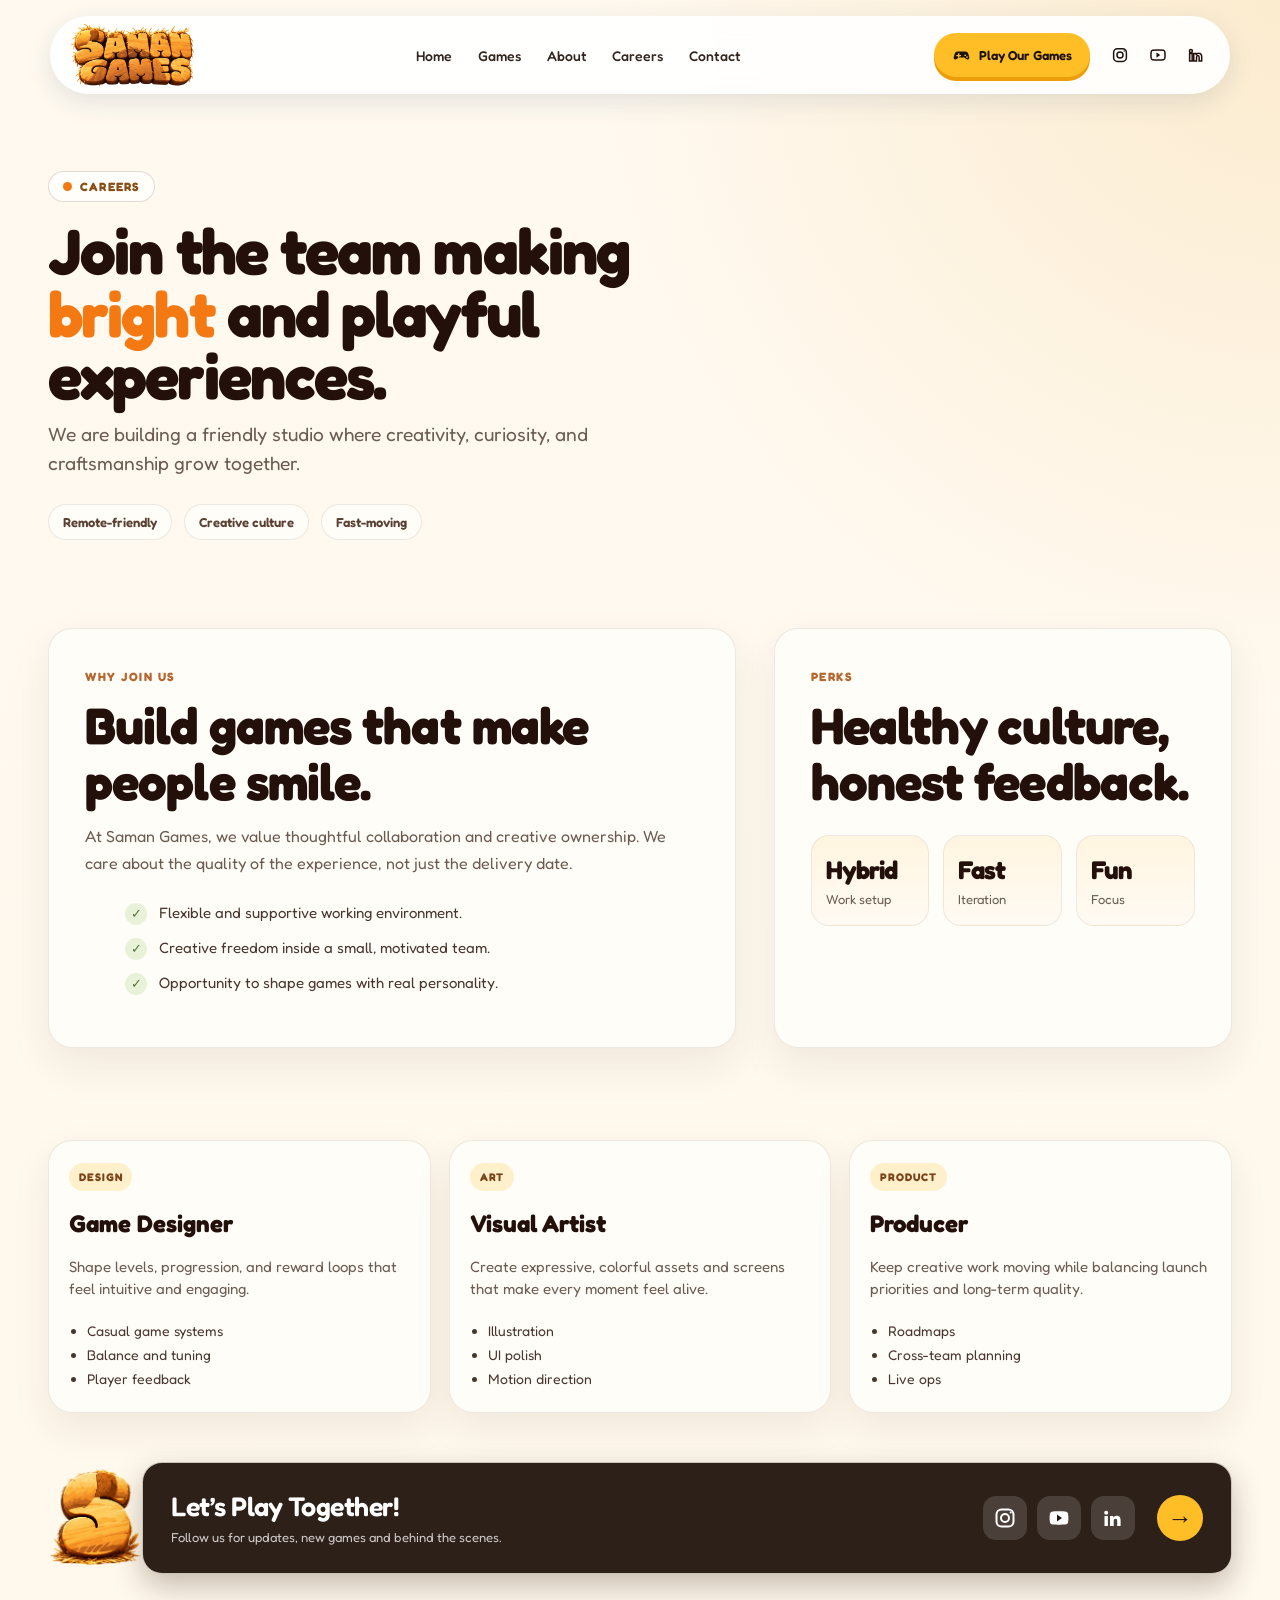
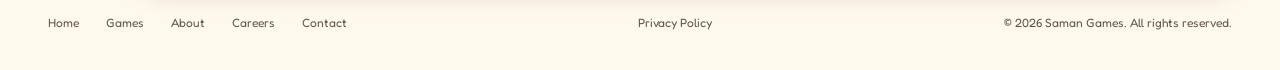
<file: careers.html>
<!doctype html>
<html lang="en">
  <head>
    <meta charset="UTF-8" />
    <link rel="icon" type="image/png" href="assets/images/brand/s-logo.png" />
    <meta name="viewport" content="width=device-width, initial-scale=1.0" />
    <link rel="canonical" href="https://samangames.com/careers" />
    <meta name="description" content="Explore opportunities to join Saman Games and help shape playful mobile games." />
    <meta name="theme-color" content="#fff8ec" />
    <title>Careers — Saman Games</title>
    <link rel="preconnect" href="https://fonts.googleapis.com" />
    <link rel="preconnect" href="https://fonts.gstatic.com" crossorigin />
    <link
      href="https://fonts.googleapis.com/css2?family=Fredoka:wght@400;500;600;700&display=swap"
      rel="stylesheet"
    />
    <link rel="stylesheet" href="assets/css/style.css" />
    <link rel="stylesheet" href="assets/css/home.css" />
  </head>
  <body class="page-standalone">
    <header class="site-header">
      <a class="brand" href="/" aria-label="Saman Games home">
        <img src="assets/images/brand/samangames-logo.png" alt="Saman Games" />
      </a>

      <button
        class="menu-toggle"
        type="button"
        aria-label="Open navigation menu"
        aria-expanded="false"
        aria-controls="site-navigation"
      >
        <span></span>
        <span></span>
        <span></span>
      </button>

      <div class="nav-panel" id="site-navigation">
        <nav class="main-nav" aria-label="Main navigation">
          <a href="/">Home</a>
          <a href="/games">Games</a>
          <a href="/about">About</a>
          <a href="/careers">Careers</a>
          <a href="/contact">Contact</a>
        </nav>
        <div class="header-actions">
          <a class="header-games-link" href="/games">
            <svg viewBox="0 0 24 24" aria-hidden="true">
              <path d="M7.2 7h9.6a4 4 0 0 1 3.8 2.8l1.2 4.1a2.4 2.4 0 0 1-3.8 2.6l-2.5-2H8.5l-2.5 2a2.4 2.4 0 0 1-3.8-2.6l1.2-4.1A4 4 0 0 1 7.2 7Zm.3 2.3v2H5.4v1.8h2.1v2h1.8v-2h2.1v-1.8H9.3v-2H7.5Zm9.1 1.4a1.1 1.1 0 1 0 0 2.2 1.1 1.1 0 0 0 0-2.2Zm2.4 2.1a1.1 1.1 0 1 0 0 2.2 1.1 1.1 0 0 0 0-2.2Z" />
            </svg>
            Play Our Games
          </a>
          <div class="social-links" aria-label="Social channels">
            <a href="/contact" aria-label="Instagram">
              <svg viewBox="0 0 24 24" aria-hidden="true">
                <rect x="3.5" y="3.5" width="17" height="17" rx="5" />
                <circle cx="12" cy="12" r="4" />
                <circle class="social-links__dot" cx="17.7" cy="6.6" r="1" />
              </svg>
            </a>
            <a href="/contact" aria-label="YouTube">
              <svg viewBox="0 0 24 24" aria-hidden="true">
                <path d="M21 7.5a2.5 2.5 0 0 0-1.8-1.8C17.6 5.3 12 5.3 12 5.3s-5.6 0-7.2.4A2.5 2.5 0 0 0 3 7.5a26 26 0 0 0-.4 4.5 26 26 0 0 0 .4 4.5 2.5 2.5 0 0 0 1.8 1.8c1.6.4 7.2.4 7.2.4s5.6 0 7.2-.4a2.5 2.5 0 0 0 1.8-1.8 26 26 0 0 0 .4-4.5 26 26 0 0 0-.4-4.5Z" />
                <path class="social-links__play" d="m10 15.5 5-3.5-5-3.5v7Z" />
              </svg>
            </a>
            <a href="/contact" aria-label="LinkedIn">
              <svg viewBox="0 0 24 24" aria-hidden="true">
                <path d="M5.2 8.7a2 2 0 1 0 0-4 2 2 0 0 0 0 4ZM3.5 10h3.4v10H3.5V10Zm5.5 0h3.3v1.4h.1a3.6 3.6 0 0 1 3.2-1.7c3.4 0 4 2.2 4 5V20h-3.4v-4.7c0-1.1 0-2.6-1.6-2.6s-1.9 1.2-1.9 2.5V20H9V10Z" />
              </svg>
            </a>
          </div>
        </div>
      </div>
    </header>

    <main>
      <section class="page-hero">
        <div class="page-hero__inner">
          <span class="page-hero__chip">Careers</span>
          <h1>Join the team making <span>bright</span> and playful experiences.</h1>
          <p>
            We are building a friendly studio where creativity, curiosity, and craftsmanship grow together.
          </p>
          <div class="page-hero__meta">
            <span>Remote-friendly</span>
            <span>Creative culture</span>
            <span>Fast-moving</span>
          </div>
        </div>
      </section>

      <section class="page-section">
        <div class="page-shell-compact">
          <div class="page-layout">
            <div class="page-panel">
              <div class="page-panel__body">
                <span class="page-kicker">Why join us</span>
                <h2>Build games that make people smile.</h2>
                <p>
                  At Saman Games, we value thoughtful collaboration and creative ownership. We care about the
                  quality of the experience, not just the delivery date.
                </p>
                <ul class="page-checks">
                  <li>Flexible and supportive working environment.</li>
                  <li>Creative freedom inside a small, motivated team.</li>
                  <li>Opportunity to shape games with real personality.</li>
                </ul>
              </div>
            </div>

            <div class="page-panel">
              <div class="page-panel__body">
                <span class="page-kicker">Perks</span>
                <h2>Healthy culture, honest feedback.</h2>
                <div class="page-stats">
                  <div class="page-stat">
                    <strong>Hybrid</strong>
                    <span>Work setup</span>
                  </div>
                  <div class="page-stat">
                    <strong>Fast</strong>
                    <span>Iteration</span>
                  </div>
                  <div class="page-stat">
                    <strong>Fun</strong>
                    <span>Focus</span>
                  </div>
                </div>
              </div>
            </div>
          </div>
        </div>
      </section>

      <section class="page-section">
        <div class="page-shell-compact">
          <div class="careers-list">
            <article class="career-card">
              <span class="career-card__tag">Design</span>
              <h3>Game Designer</h3>
              <p>Shape levels, progression, and reward loops that feel intuitive and engaging.</p>
              <ul>
                <li>Casual game systems</li>
                <li>Balance and tuning</li>
                <li>Player feedback</li>
              </ul>
            </article>

            <article class="career-card">
              <span class="career-card__tag">Art</span>
              <h3>Visual Artist</h3>
              <p>Create expressive, colorful assets and screens that make every moment feel alive.</p>
              <ul>
                <li>Illustration</li>
                <li>UI polish</li>
                <li>Motion direction</li>
              </ul>
            </article>

            <article class="career-card">
              <span class="career-card__tag">Product</span>
              <h3>Producer</h3>
              <p>Keep creative work moving while balancing launch priorities and long-term quality.</p>
              <ul>
                <li>Roadmaps</li>
                <li>Cross-team planning</li>
                <li>Live ops</li>
              </ul>
            </article>
          </div>
        </div>
      </section>
    </main>

    <footer class="site-footer" id="contact">
      <div class="contact-section__inner page-shell">
        <img class="contact-section__logo" src="assets/images/brand/s-logo.png" alt="Saman Games" />
        <div class="contact-card">
          <div class="contact-copy">
            <h2 id="contact-title">Let’s Play Together!</h2>
            <p>Follow us for updates, new games and behind the scenes.</p>
          </div>
          <div class="contact-socials" aria-label="Follow Saman Games">
            <a href="/contact" aria-label="Instagram">
              <svg viewBox="0 0 24 24" aria-hidden="true">
                <rect x="3.5" y="3.5" width="17" height="17" rx="5" />
                <circle cx="12" cy="12" r="4" />
                <circle class="social-links__dot" cx="17.7" cy="6.6" r="1" />
              </svg>
            </a>
            <a href="/contact" aria-label="YouTube">
              <svg viewBox="0 0 24 24" aria-hidden="true">
                <path d="M21 7.5a2.5 2.5 0 0 0-1.8-1.8C17.6 5.3 12 5.3 12 5.3s-5.6 0-7.2.4A2.5 2.5 0 0 0 3 7.5a26 26 0 0 0-.4 4.5 26 26 0 0 0 .4 4.5 2.5 2.5 0 0 0 1.8 1.8c1.6.4 7.2.4 7.2.4s5.6 0 7.2-.4a2.5 2.5 0 0 0 1.8-1.8 26 26 0 0 0 .4-4.5 26 26 0 0 0-.4-4.5Z" />
                <path class="social-links__play" d="m10 15.5 5-3.5-5-3.5v7Z" />
              </svg>
            </a>
            <a href="/contact" aria-label="LinkedIn">
              <svg viewBox="0 0 24 24" aria-hidden="true">
                <path d="M5.2 8.7a2 2 0 1 0 0-4 2 2 0 0 0 0 4ZM3.5 10h3.4v10H3.5V10Zm5.5 0h3.3v1.4h.1a3.6 3.6 0 0 1 3.2-1.7c3.4 0 4 2.2 4 5V20h-3.4v-4.7c0-1.1 0-2.6-1.6-2.6s-1.9 1.2-1.9 2.5V20H9V10Z" />
              </svg>
            </a>
          </div>
          <a class="contact-card__arrow" href="mailto:samangamesofficial@gmail.com" aria-label="Email Saman Games">→</a>
        </div>
      </div>
      <div class="footer-bottom">
        <nav class="footer-nav" aria-label="Footer navigation">
          <a href="/">Home</a>
          <a href="/games">Games</a>
          <a href="/about">About</a>
          <a href="/careers">Careers</a>
          <a href="/contact">Contact</a>
        </nav>
        <a class="site-footer__privacy" href="/privacy">Privacy Policy</a>
        <span>© 2026 Saman Games. All rights reserved.</span>
      </div>
    </footer>

    <script src="assets/js/menu.js"></script>
  </body>
</html>
</file>
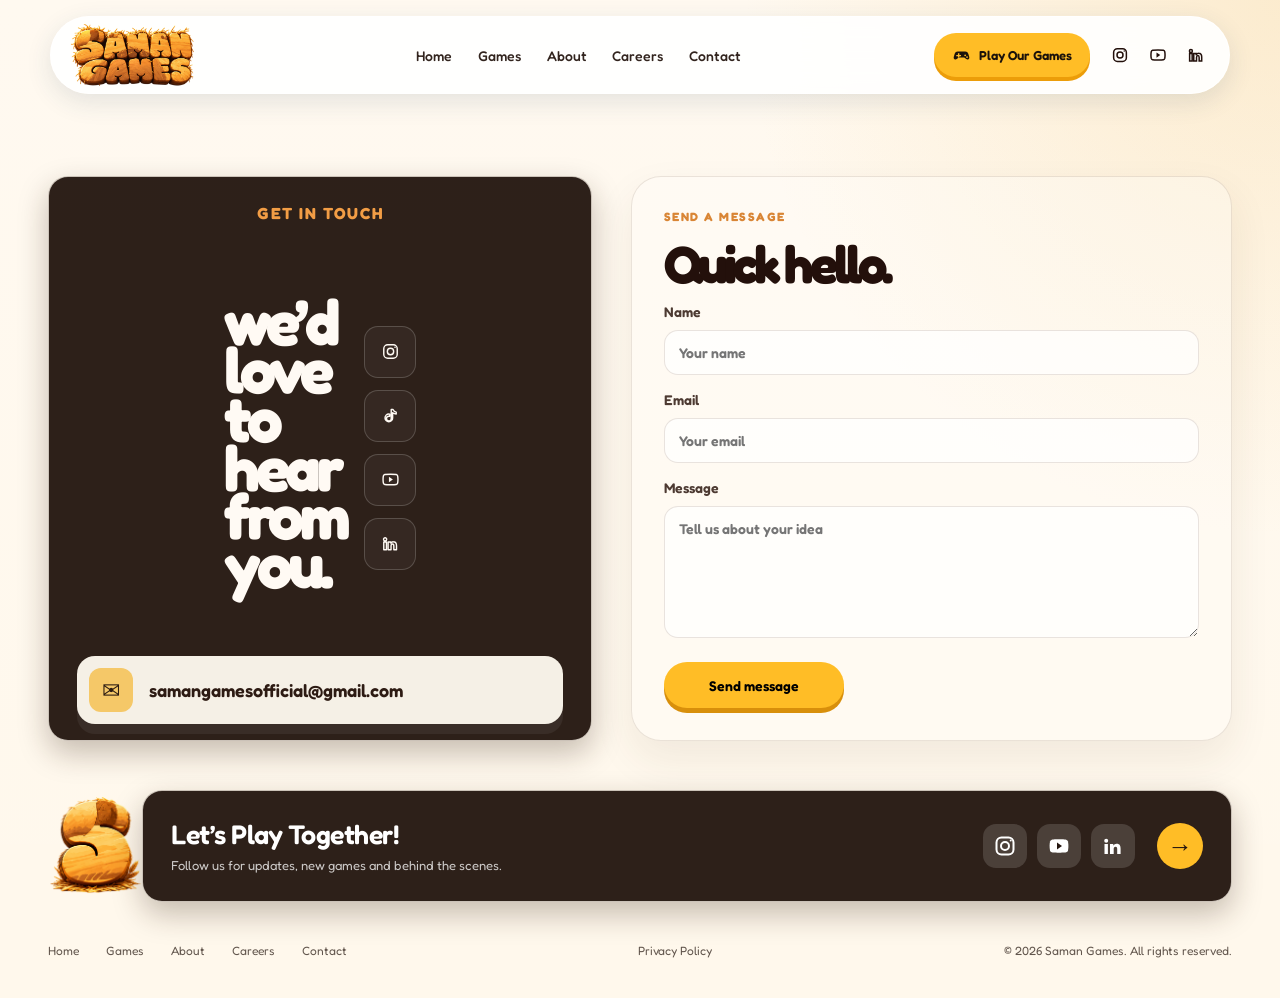
<file: contact.html>
<!doctype html>
<html lang="en">
  <head>
    <meta charset="UTF-8" />
    <link rel="icon" type="image/png" href="assets/images/brand/s-logo.png" />
    <meta name="viewport" content="width=device-width, initial-scale=1.0" />
    <link rel="canonical" href="https://samangames.com/contact" />
    <meta name="description" content="Contact Saman Games for partnerships, support, and game-related questions." />
    <meta name="theme-color" content="#fff8ec" />
    <title>Contact — Saman Games</title>
    <link rel="preconnect" href="https://fonts.googleapis.com" />
    <link rel="preconnect" href="https://fonts.gstatic.com" crossorigin />
    <link
      href="https://fonts.googleapis.com/css2?family=Fredoka:wght@400;500;600;700&display=swap"
      rel="stylesheet"
    />
    <link rel="stylesheet" href="assets/css/style.css" />
    <link rel="stylesheet" href="assets/css/home.css" />
  </head>
  <body class="page-standalone">
    <header class="site-header">
      <a class="brand" href="/" aria-label="Saman Games home">
        <img src="assets/images/brand/samangames-logo.png" alt="Saman Games" />
      </a>

      <button
        class="menu-toggle"
        type="button"
        aria-label="Open navigation menu"
        aria-expanded="false"
        aria-controls="site-navigation"
      >
        <span></span>
        <span></span>
        <span></span>
      </button>

      <div class="nav-panel" id="site-navigation">
        <nav class="main-nav" aria-label="Main navigation">
          <a href="/">Home</a>
          <a href="/games">Games</a>
          <a href="/about">About</a>
          <a href="/careers">Careers</a>
          <a href="/contact">Contact</a>
        </nav>
        <div class="header-actions">
          <a class="header-games-link" href="/games">
            <svg viewBox="0 0 24 24" aria-hidden="true">
              <path d="M7.2 7h9.6a4 4 0 0 1 3.8 2.8l1.2 4.1a2.4 2.4 0 0 1-3.8 2.6l-2.5-2H8.5l-2.5 2a2.4 2.4 0 0 1-3.8-2.6l1.2-4.1A4 4 0 0 1 7.2 7Zm.3 2.3v2H5.4v1.8h2.1v2h1.8v-2h2.1v-1.8H9.3v-2H7.5Zm9.1 1.4a1.1 1.1 0 1 0 0 2.2 1.1 1.1 0 0 0 0-2.2Zm2.4 2.1a1.1 1.1 0 1 0 0 2.2 1.1 1.1 0 0 0 0-2.2Z" />
            </svg>
            Play Our Games
          </a>
          <div class="social-links" aria-label="Social channels">
            <a href="/contact" aria-label="Instagram">
              <svg viewBox="0 0 24 24" aria-hidden="true">
                <rect x="3.5" y="3.5" width="17" height="17" rx="5" />
                <circle cx="12" cy="12" r="4" />
                <circle class="social-links__dot" cx="17.7" cy="6.6" r="1" />
              </svg>
            </a>
            <a href="/contact" aria-label="YouTube">
              <svg viewBox="0 0 24 24" aria-hidden="true">
                <path d="M21 7.5a2.5 2.5 0 0 0-1.8-1.8C17.6 5.3 12 5.3 12 5.3s-5.6 0-7.2.4A2.5 2.5 0 0 0 3 7.5a26 26 0 0 0-.4 4.5 26 26 0 0 0 .4 4.5 2.5 2.5 0 0 0 1.8 1.8c1.6.4 7.2.4 7.2.4s5.6 0 7.2-.4a2.5 2.5 0 0 0 1.8-1.8 26 26 0 0 0 .4-4.5 26 26 0 0 0-.4-4.5Z" />
                <path class="social-links__play" d="m10 15.5 5-3.5-5-3.5v7Z" />
              </svg>
            </a>
            <a href="/contact" aria-label="LinkedIn">
              <svg viewBox="0 0 24 24" aria-hidden="true">
                <path d="M5.2 8.7a2 2 0 1 0 0-4 2 2 0 0 0 0 4ZM3.5 10h3.4v10H3.5V10Zm5.5 0h3.3v1.4h.1a3.6 3.6 0 0 1 3.2-1.7c3.4 0 4 2.2 4 5V20h-3.4v-4.7c0-1.1 0-2.6-1.6-2.6s-1.9 1.2-1.9 2.5V20H9V10Z" />
              </svg>
            </a>
          </div>
        </div>
      </div>
    </header>

    <main>
      <section class="page-section">
        <div class="page-shell-compact">
          <div class="contact-layout">
            <div class="contact-card contact-card--feature">
              <span class="contact-card__eyebrow">Get in touch</span>

              <div class="contact-card__feature-body">
                <h2 class="contact-card__title">
                  We’d<br />
                  love<br />
                  to<br />
                  hear<br />
                  from<br />
                  you.
                </h2>

                <div class="contact-card__socials" aria-label="Follow Saman Games on social media">
                  <a href="https://www.instagram.com/" target="_blank" rel="noreferrer" aria-label="Instagram">
                    <svg viewBox="0 0 24 24" aria-hidden="true">
                      <rect x="3.5" y="3.5" width="17" height="17" rx="5" />
                      <circle cx="12" cy="12" r="4" />
                      <circle class="social-links__dot" cx="17.7" cy="6.6" r="1" />
                    </svg>
                  </a>
                  <a href="https://www.tiktok.com/" target="_blank" rel="noreferrer" aria-label="TikTok">
                    <svg viewBox="0 0 24 24" aria-hidden="true">
                      <path d="M15.2 4.5c.7 1.8 2.1 2.9 4 3.2v2.5c-1.7-.1-3.2-.7-4.5-1.7v6.5c0 2.7-2.1 4.9-4.8 4.9s-4.8-2.2-4.8-4.9 2.1-4.8 4.8-4.8c.4 0 .8.1 1.1.2v2.7a2.8 2.8 0 0 0-1.1-.2c-1.7 0-3 1.3-3 3 0 1.8 1.3 3 3 3 1.6 0 3-1.2 3-2.9V4.5h2.3Z" />
                    </svg>
                  </a>
                  <a href="https://www.youtube.com/" target="_blank" rel="noreferrer" aria-label="YouTube">
                    <svg viewBox="0 0 24 24" aria-hidden="true">
                      <path d="M21 7.5a2.5 2.5 0 0 0-1.8-1.8C17.6 5.3 12 5.3 12 5.3s-5.6 0-7.2.4A2.5 2.5 0 0 0 3 7.5a26 26 0 0 0-.4 4.5 26 26 0 0 0 .4 4.5 2.5 2.5 0 0 0 1.8 1.8c1.6.4 7.2.4 7.2.4s5.6 0 7.2-.4a2.5 2.5 0 0 0 1.8-1.8 26 26 0 0 0 .4-4.5 26 26 0 0 0-.4-4.5Z" />
                      <path class="social-links__play" d="m10 15.5 5-3.5-5-3.5v7Z" />
                    </svg>
                  </a>
                  <a href="https://www.linkedin.com/" target="_blank" rel="noreferrer" aria-label="LinkedIn">
                    <svg viewBox="0 0 24 24" aria-hidden="true">
                      <path d="M5.2 8.7a2 2 0 1 0 0-4 2 2 0 0 0 0 4ZM3.5 10h3.4v10H3.5V10Zm5.5 0h3.3v1.4h.1a3.6 3.6 0 0 1 3.2-1.7c3.4 0 4 2.2 4 5V20h-3.4v-4.7c0-1.1 0-2.6-1.6-2.6s-1.9 1.2-1.9 2.5V20H9V10Z" />
                    </svg>
                  </a>
                </div>
              </div>

              <a class="contact-card__mail" href="mailto:samangamesofficial@gmail.com">
                <span class="contact-card__mail-icon" aria-hidden="true">✉</span>
                <span class="contact-card__mail-value">samangamesofficial@gmail.com</span>
              </a>
            </div>

            <div class="page-panel contact-form">
              <span class="page-kicker">Send a message</span>
              <h2>Quick hello.</h2>
              <form
                class="contact-form__form"
                action="https://formsubmit.co/samangamesofficial@gmail.com"
                method="POST"
              >
                <input type="hidden" name="_subject" value="Saman Games contact form" />
                <input type="hidden" name="_template" value="table" />
                <input type="hidden" name="_captcha" value="false" />
                <input type="hidden" name="_next" value="https://samangames.com/contact" />
                <input class="contact-form__honey" type="text" name="_honey" tabindex="-1" autocomplete="off" aria-hidden="true" />
                <label>
                  Name
                  <input type="text" name="name" placeholder="Your name" required />
                </label>
                <label>
                  Email
                  <input type="email" name="email" placeholder="Your email" required />
                </label>
                <label>
                  Message
                  <textarea name="message" placeholder="Tell us about your idea" required></textarea>
                </label>
                <button class="button button--primary" type="submit">Send message</button>
                <p class="contact-form__status" role="status" aria-live="polite" hidden></p>
              </form>
            </div>
          </div>
        </div>
      </section>
    </main>

    <footer class="site-footer" id="contact">
      <div class="contact-section__inner page-shell">
        <img class="contact-section__logo" src="assets/images/brand/s-logo.png" alt="Saman Games" />
        <div class="contact-card">
          <div class="contact-copy">
            <h2 id="contact-title">Let’s Play Together!</h2>
            <p>Follow us for updates, new games and behind the scenes.</p>
          </div>
          <div class="contact-socials" aria-label="Follow Saman Games">
            <a href="/contact" aria-label="Instagram">
              <svg viewBox="0 0 24 24" aria-hidden="true">
                <rect x="3.5" y="3.5" width="17" height="17" rx="5" />
                <circle cx="12" cy="12" r="4" />
                <circle class="social-links__dot" cx="17.7" cy="6.6" r="1" />
              </svg>
            </a>
            <a href="/contact" aria-label="YouTube">
              <svg viewBox="0 0 24 24" aria-hidden="true">
                <path d="M21 7.5a2.5 2.5 0 0 0-1.8-1.8C17.6 5.3 12 5.3 12 5.3s-5.6 0-7.2.4A2.5 2.5 0 0 0 3 7.5a26 26 0 0 0-.4 4.5 26 26 0 0 0 .4 4.5 2.5 2.5 0 0 0 1.8 1.8c1.6.4 7.2.4 7.2.4s5.6 0 7.2-.4a2.5 2.5 0 0 0 1.8-1.8 26 26 0 0 0 .4-4.5 26 26 0 0 0-.4-4.5Z" />
                <path class="social-links__play" d="m10 15.5 5-3.5-5-3.5v7Z" />
              </svg>
            </a>
            <a href="/contact" aria-label="LinkedIn">
              <svg viewBox="0 0 24 24" aria-hidden="true">
                <path d="M5.2 8.7a2 2 0 1 0 0-4 2 2 0 0 0 0 4ZM3.5 10h3.4v10H3.5V10Zm5.5 0h3.3v1.4h.1a3.6 3.6 0 0 1 3.2-1.7c3.4 0 4 2.2 4 5V20h-3.4v-4.7c0-1.1 0-2.6-1.6-2.6s-1.9 1.2-1.9 2.5V20H9V10Z" />
              </svg>
            </a>
          </div>
          <a class="contact-card__arrow" href="mailto:samangamesofficial@gmail.com" aria-label="Email Saman Games">→</a>
        </div>
      </div>
      <div class="footer-bottom">
        <nav class="footer-nav" aria-label="Footer navigation">
          <a href="/">Home</a>
          <a href="/games">Games</a>
          <a href="/about">About</a>
          <a href="/careers">Careers</a>
          <a href="/contact">Contact</a>
        </nav>
        <a class="site-footer__privacy" href="/privacy">Privacy Policy</a>
        <span>© 2026 Saman Games. All rights reserved.</span>
      </div>
    </footer>

    <script src="assets/js/menu.js"></script>
    <script src="assets/js/contact.js"></script>
  </body>
</html>
</file>
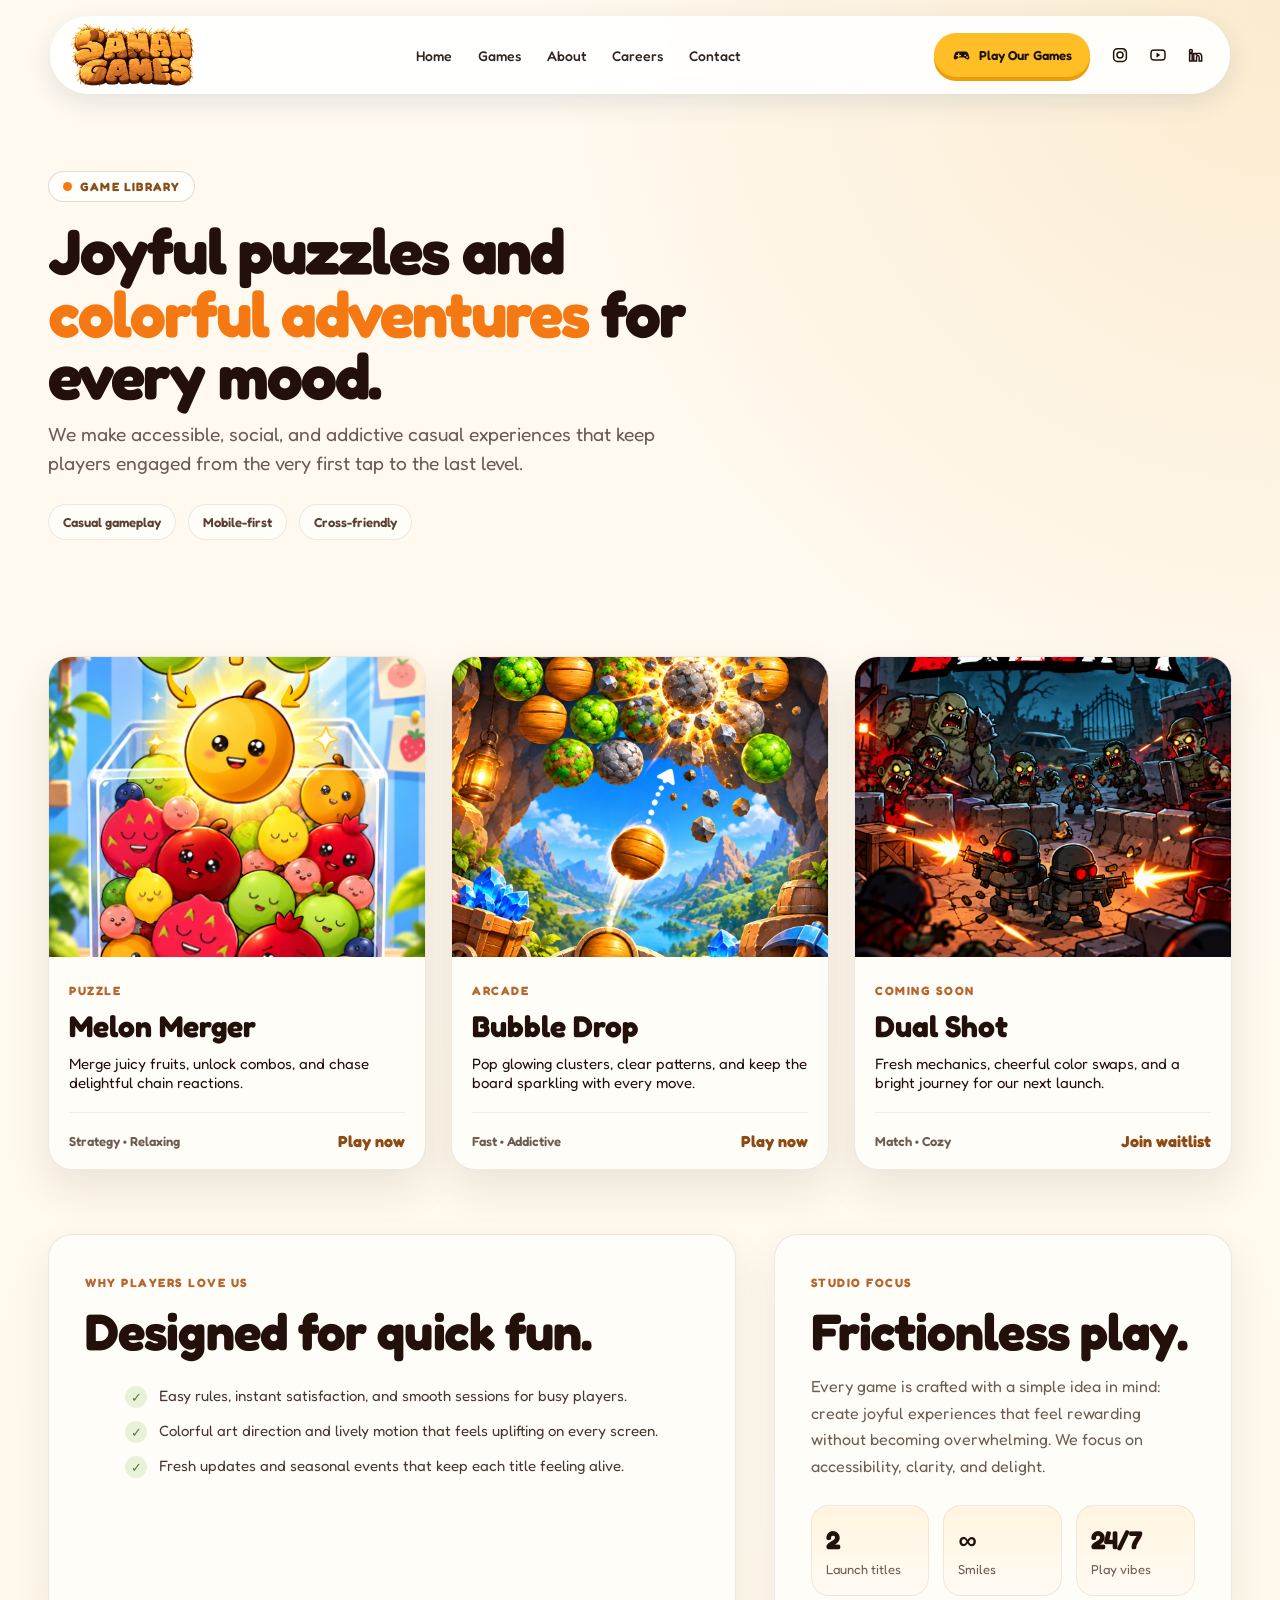
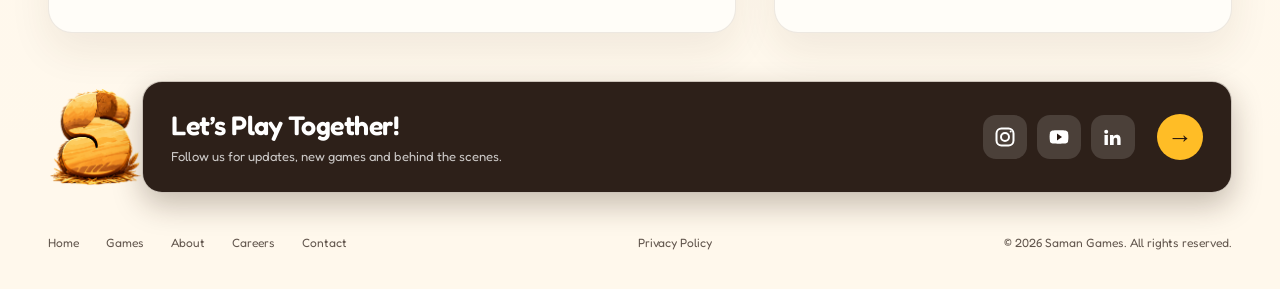
<file: games.html>
<!doctype html>
<html lang="en">
  <head>
    <meta charset="UTF-8" />
    <link rel="icon" type="image/png" href="assets/images/brand/s-logo.png" />
    <meta name="viewport" content="width=device-width, initial-scale=1.0" />
    <link rel="canonical" href="https://samangames.com/games" />
    <meta name="description" content="Discover the colorful games created by Saman Games." />
    <meta name="theme-color" content="#fff8ec" />
    <title>Games — Saman Games</title>
    <link rel="preconnect" href="https://fonts.googleapis.com" />
    <link rel="preconnect" href="https://fonts.gstatic.com" crossorigin />
    <link
      href="https://fonts.googleapis.com/css2?family=Fredoka:wght@400;500;600;700&display=swap"
      rel="stylesheet"
    />
    <link rel="stylesheet" href="assets/css/style.css" />
    <link rel="stylesheet" href="assets/css/home.css" />
  </head>
  <body class="page-standalone">
    <header class="site-header">
      <a class="brand" href="/" aria-label="Saman Games home">
        <img src="assets/images/brand/samangames-logo.png" alt="Saman Games" />
      </a>

      <button
        class="menu-toggle"
        type="button"
        aria-label="Open navigation menu"
        aria-expanded="false"
        aria-controls="site-navigation"
      >
        <span></span>
        <span></span>
        <span></span>
      </button>

      <div class="nav-panel" id="site-navigation">
        <nav class="main-nav" aria-label="Main navigation">
          <a href="/">Home</a>
          <a href="/games">Games</a>
          <a href="/about">About</a>
          <a href="/careers">Careers</a>
          <a href="/contact">Contact</a>
        </nav>
        <div class="header-actions">
          <a class="header-games-link" href="/games">
            <svg viewBox="0 0 24 24" aria-hidden="true">
              <path d="M7.2 7h9.6a4 4 0 0 1 3.8 2.8l1.2 4.1a2.4 2.4 0 0 1-3.8 2.6l-2.5-2H8.5l-2.5 2a2.4 2.4 0 0 1-3.8-2.6l1.2-4.1A4 4 0 0 1 7.2 7Zm.3 2.3v2H5.4v1.8h2.1v2h1.8v-2h2.1v-1.8H9.3v-2H7.5Zm9.1 1.4a1.1 1.1 0 1 0 0 2.2 1.1 1.1 0 0 0 0-2.2Zm2.4 2.1a1.1 1.1 0 1 0 0 2.2 1.1 1.1 0 0 0 0-2.2Z" />
            </svg>
            Play Our Games
          </a>
          <div class="social-links" aria-label="Social channels">
            <a href="/contact" aria-label="Instagram">
              <svg viewBox="0 0 24 24" aria-hidden="true">
                <rect x="3.5" y="3.5" width="17" height="17" rx="5" />
                <circle cx="12" cy="12" r="4" />
                <circle class="social-links__dot" cx="17.7" cy="6.6" r="1" />
              </svg>
            </a>
            <a href="/contact" aria-label="YouTube">
              <svg viewBox="0 0 24 24" aria-hidden="true">
                <path d="M21 7.5a2.5 2.5 0 0 0-1.8-1.8C17.6 5.3 12 5.3 12 5.3s-5.6 0-7.2.4A2.5 2.5 0 0 0 3 7.5a26 26 0 0 0-.4 4.5 26 26 0 0 0 .4 4.5 2.5 2.5 0 0 0 1.8 1.8c1.6.4 7.2.4 7.2.4s5.6 0 7.2-.4a2.5 2.5 0 0 0 1.8-1.8 26 26 0 0 0 .4-4.5 26 26 0 0 0-.4-4.5Z" />
                <path class="social-links__play" d="m10 15.5 5-3.5-5-3.5v7Z" />
              </svg>
            </a>
            <a href="/contact" aria-label="LinkedIn">
              <svg viewBox="0 0 24 24" aria-hidden="true">
                <path d="M5.2 8.7a2 2 0 1 0 0-4 2 2 0 0 0 0 4ZM3.5 10h3.4v10H3.5V10Zm5.5 0h3.3v1.4h.1a3.6 3.6 0 0 1 3.2-1.7c3.4 0 4 2.2 4 5V20h-3.4v-4.7c0-1.1 0-2.6-1.6-2.6s-1.9 1.2-1.9 2.5V20H9V10Z" />
              </svg>
            </a>
          </div>
        </div>
      </div>
    </header>

    <main>
      <section class="page-hero">
        <div class="page-hero__inner">
          <span class="page-hero__chip">Game Library</span>
          <h1>Joyful puzzles and <span>colorful adventures</span> for every mood.</h1>
          <p>
            We make accessible, social, and addictive casual experiences that keep players engaged
            from the very first tap to the last level.
          </p>
          <div class="page-hero__meta">
            <span>Casual gameplay</span>
            <span>Mobile-first</span>
            <span>Cross-friendly</span>
          </div>
        </div>
      </section>

      <section class="page-section">
        <div class="page-shell-compact">
          <div class="games-page__grid">
            <article class="games-page__card">
              <img src="assets/images/games/melon-merger.png" alt="Melon Merger" />
              <div class="games-page__content">
                <span class="page-kicker">Puzzle</span>
                <h3>Melon Merger</h3>
                <p>Merge juicy fruits, unlock combos, and chase delightful chain reactions.</p>
                <div class="games-page__footer">
                  <span>Strategy • Relaxing</span>
                  <a href="/contact">Play now</a>
                </div>
              </div>
            </article>

            <article class="games-page__card">
              <img src="assets/images/games/bubble-drop.png" alt="Bubble Drop" />
              <div class="games-page__content">
                <span class="page-kicker">Arcade</span>
                <h3>Bubble Drop</h3>
                <p>Pop glowing clusters, clear patterns, and keep the board sparkling with every move.</p>
                <div class="games-page__footer">
                  <span>Fast • Addictive</span>
                  <a href="/contact">Play now</a>
                </div>
              </div>
            </article>

            <article class="games-page__card">
              <img src="assets/images/games/dual-shot.png" alt="Upcoming Saman Games title" />
              <div class="games-page__content">
                <span class="page-kicker">Coming soon</span>
                <h3>Dual Shot</h3>
                <p>Fresh mechanics, cheerful color swaps, and a bright journey for our next launch.</p>
                <div class="games-page__footer">
                  <span>Match • Cozy</span>
                  <a href="/contact">Join waitlist</a>
                </div>
              </div>
            </article>
          </div>
        </div>
      </section>

      <section class="page-section">
        <div class="page-shell-compact">
          <div class="page-layout">
            <div class="page-panel">
              <div class="page-panel__body">
                <span class="page-kicker">Why players love us</span>
                <h2>Designed for quick fun.</h2>
                <ul class="page-checks">
                  <li>Easy rules, instant satisfaction, and smooth sessions for busy players.</li>
                  <li>Colorful art direction and lively motion that feels uplifting on every screen.</li>
                  <li>Fresh updates and seasonal events that keep each title feeling alive.</li>
                </ul>
              </div>
            </div>

            <div class="page-panel">
              <div class="page-panel__body">
                <span class="page-kicker">Studio focus</span>
                <h2>Frictionless play.</h2>
                <p>
                  Every game is crafted with a simple idea in mind: create joyful experiences that feel
                  rewarding without becoming overwhelming. We focus on accessibility, clarity, and delight.
                </p>
                <div class="page-stats">
                  <div class="page-stat">
                    <strong>2</strong>
                    <span>Launch titles</span>
                  </div>
                  <div class="page-stat">
                    <strong>∞</strong>
                    <span>Smiles</span>
                  </div>
                  <div class="page-stat">
                    <strong>24/7</strong>
                    <span>Play vibes</span>
                  </div>
                </div>
              </div>
            </div>
          </div>
        </div>
      </section>
    </main>

    <footer class="site-footer" id="contact">
      <div class="contact-section__inner page-shell">
        <img class="contact-section__logo" src="assets/images/brand/s-logo.png" alt="Saman Games" />
        <div class="contact-card">
          <div class="contact-copy">
            <h2 id="contact-title">Let’s Play Together!</h2>
            <p>Follow us for updates, new games and behind the scenes.</p>
          </div>
          <div class="contact-socials" aria-label="Follow Saman Games">
            <a href="/contact" aria-label="Instagram">
              <svg viewBox="0 0 24 24" aria-hidden="true">
                <rect x="3.5" y="3.5" width="17" height="17" rx="5" />
                <circle cx="12" cy="12" r="4" />
                <circle class="social-links__dot" cx="17.7" cy="6.6" r="1" />
              </svg>
            </a>
            <a href="/contact" aria-label="YouTube">
              <svg viewBox="0 0 24 24" aria-hidden="true">
                <path d="M21 7.5a2.5 2.5 0 0 0-1.8-1.8C17.6 5.3 12 5.3 12 5.3s-5.6 0-7.2.4A2.5 2.5 0 0 0 3 7.5a26 26 0 0 0-.4 4.5 26 26 0 0 0 .4 4.5 2.5 2.5 0 0 0 1.8 1.8c1.6.4 7.2.4 7.2.4s5.6 0 7.2-.4a2.5 2.5 0 0 0 1.8-1.8 26 26 0 0 0 .4-4.5 26 26 0 0 0-.4-4.5Z" />
                <path class="social-links__play" d="m10 15.5 5-3.5-5-3.5v7Z" />
              </svg>
            </a>
            <a href="/contact" aria-label="LinkedIn">
              <svg viewBox="0 0 24 24" aria-hidden="true">
                <path d="M5.2 8.7a2 2 0 1 0 0-4 2 2 0 0 0 0 4ZM3.5 10h3.4v10H3.5V10Zm5.5 0h3.3v1.4h.1a3.6 3.6 0 0 1 3.2-1.7c3.4 0 4 2.2 4 5V20h-3.4v-4.7c0-1.1 0-2.6-1.6-2.6s-1.9 1.2-1.9 2.5V20H9V10Z" />
              </svg>
            </a>
          </div>
          <a class="contact-card__arrow" href="mailto:samangamesofficial@gmail.com" aria-label="Email Saman Games">→</a>
        </div>
      </div>
      <div class="footer-bottom">
        <nav class="footer-nav" aria-label="Footer navigation">
          <a href="/">Home</a>
          <a href="/games">Games</a>
          <a href="/about">About</a>
          <a href="/careers">Careers</a>
          <a href="/contact">Contact</a>
        </nav>
        <a class="site-footer__privacy" href="/privacy">Privacy Policy</a>
        <span>© 2026 Saman Games. All rights reserved.</span>
      </div>
    </footer>

    <script src="assets/js/menu.js"></script>
  </body>
</html>
</file>
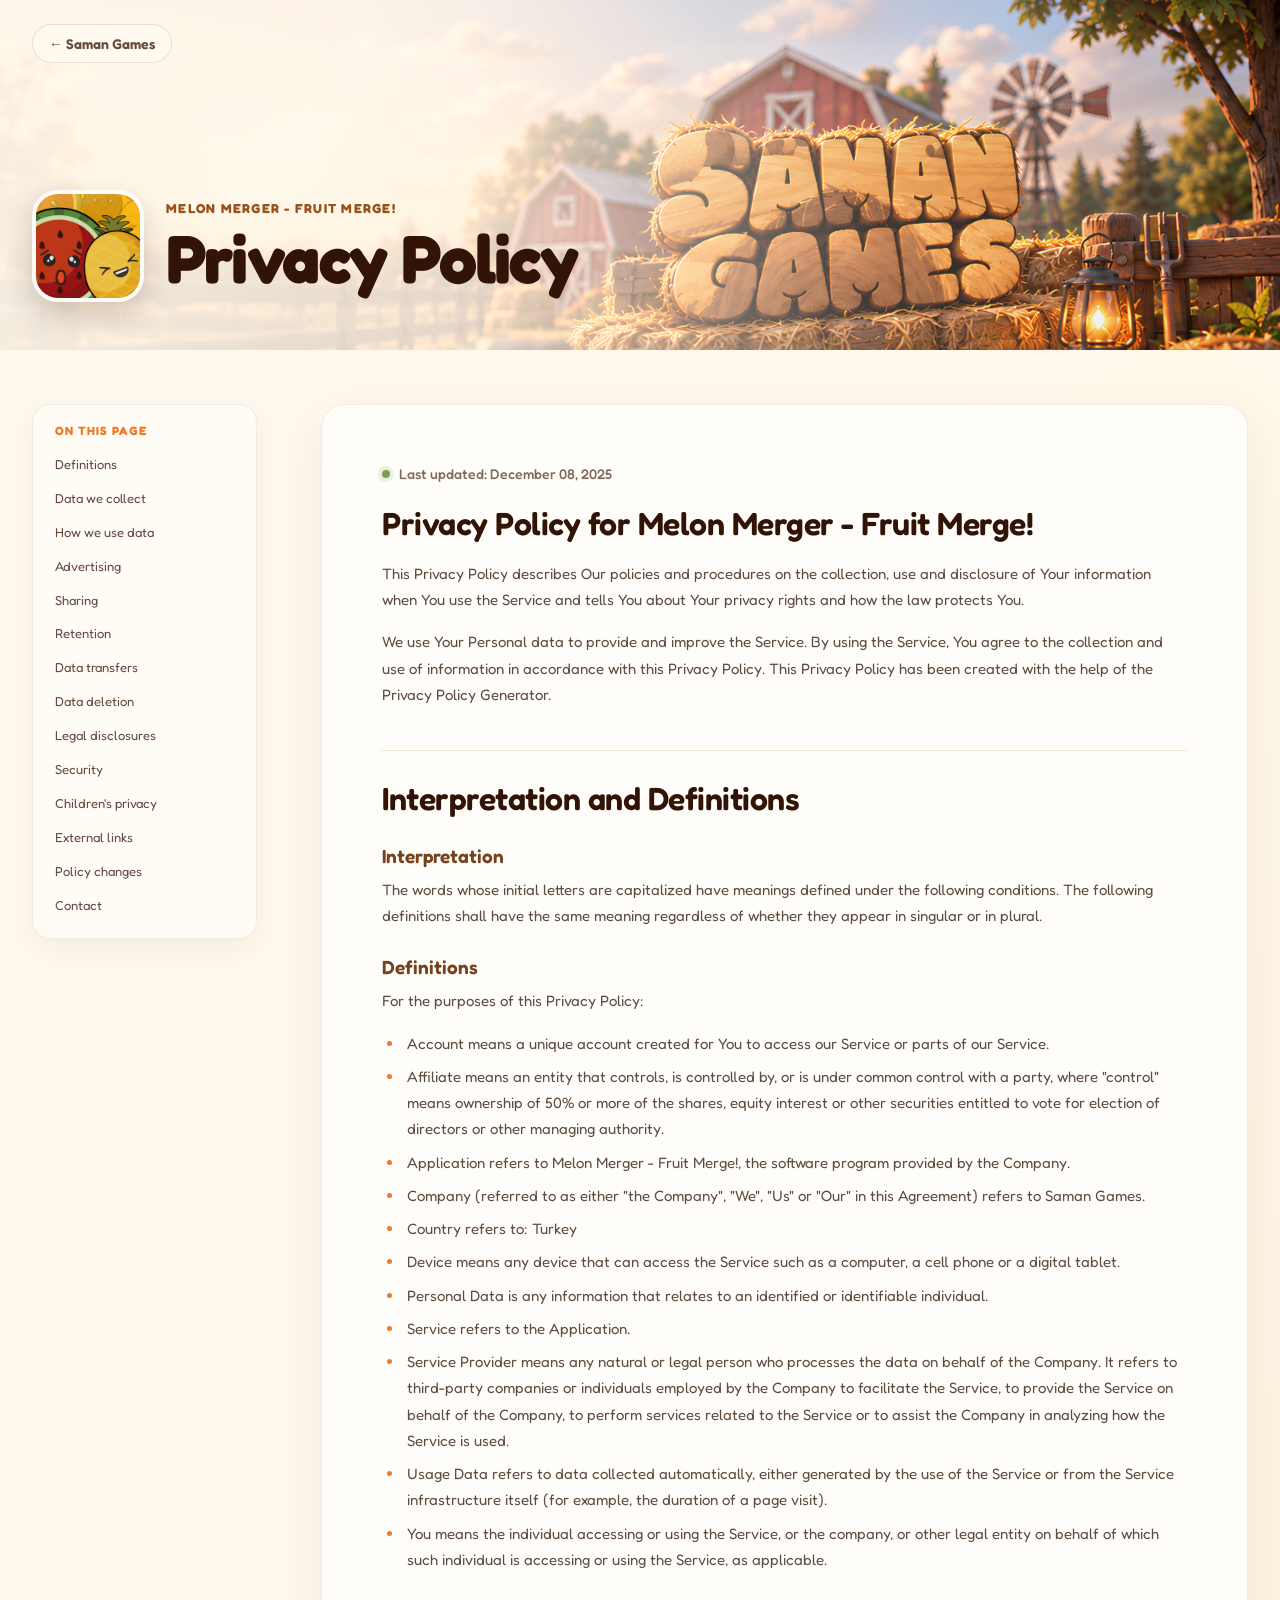
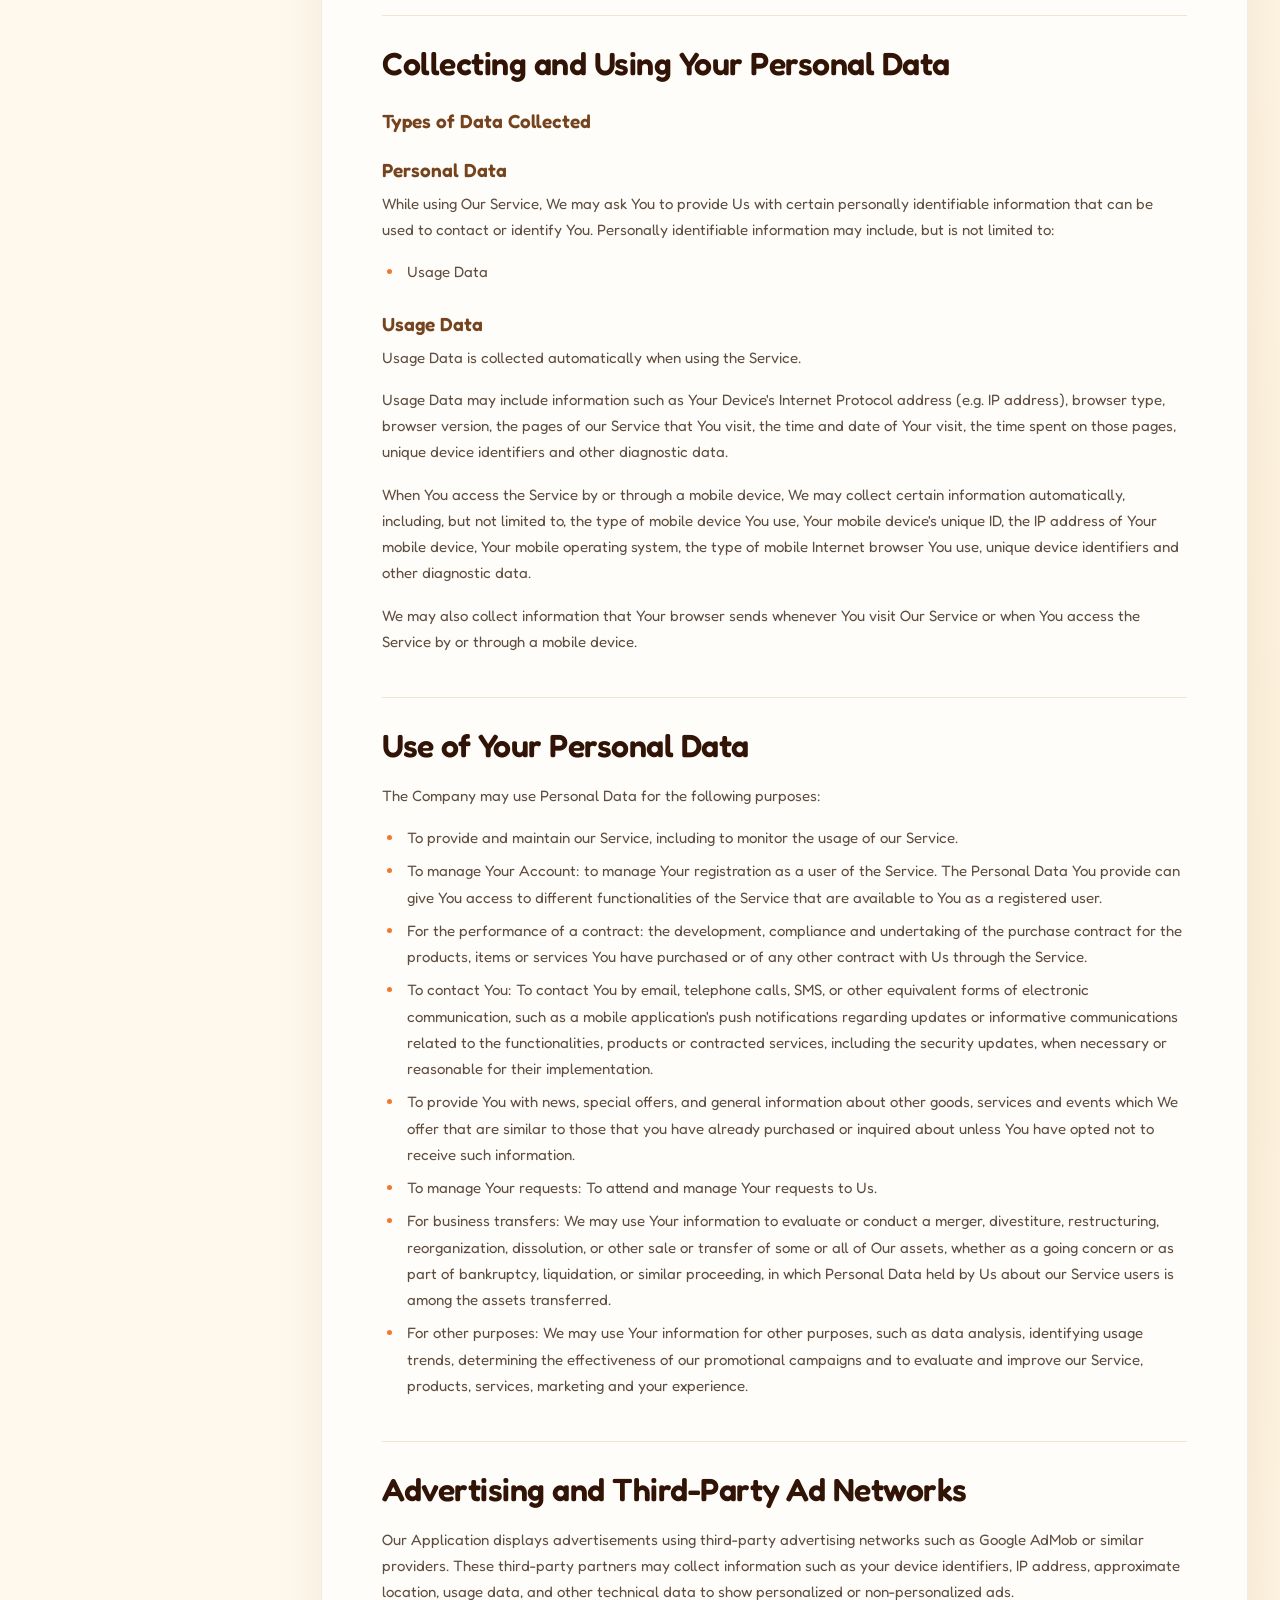
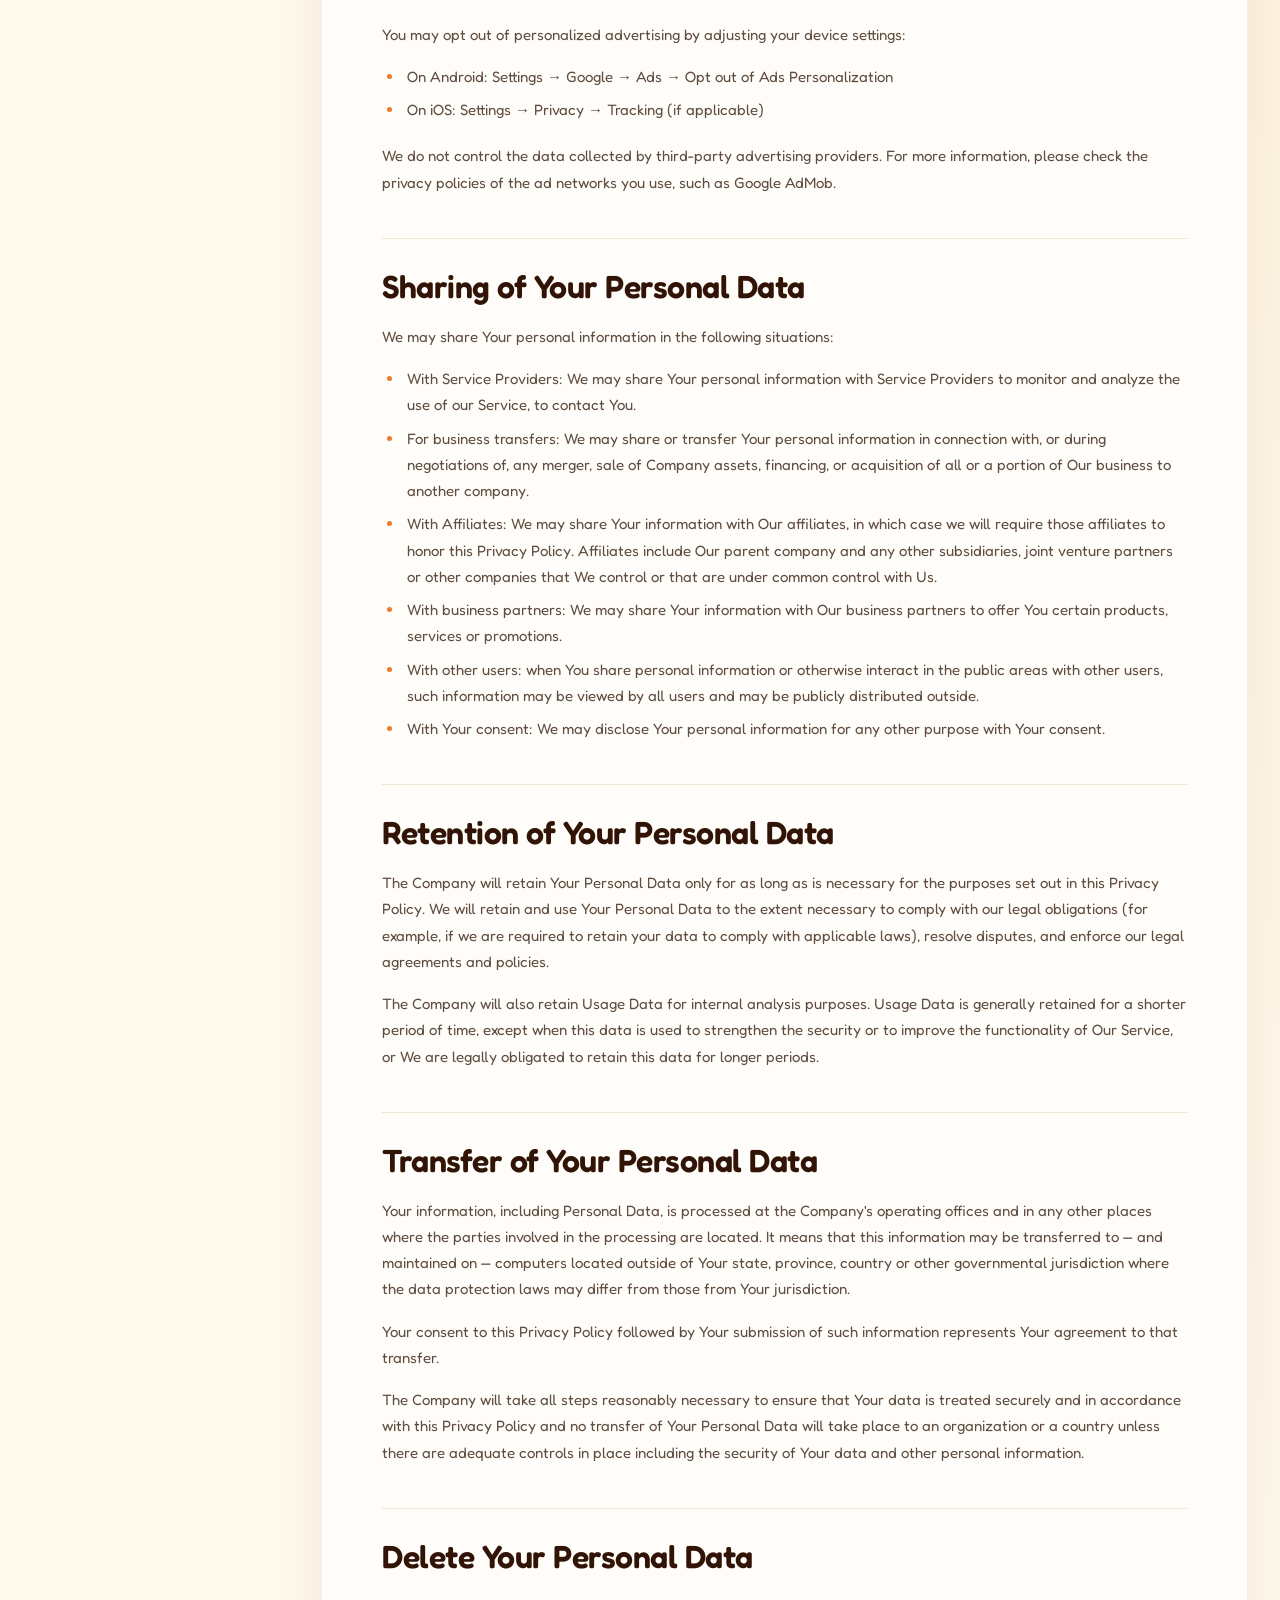
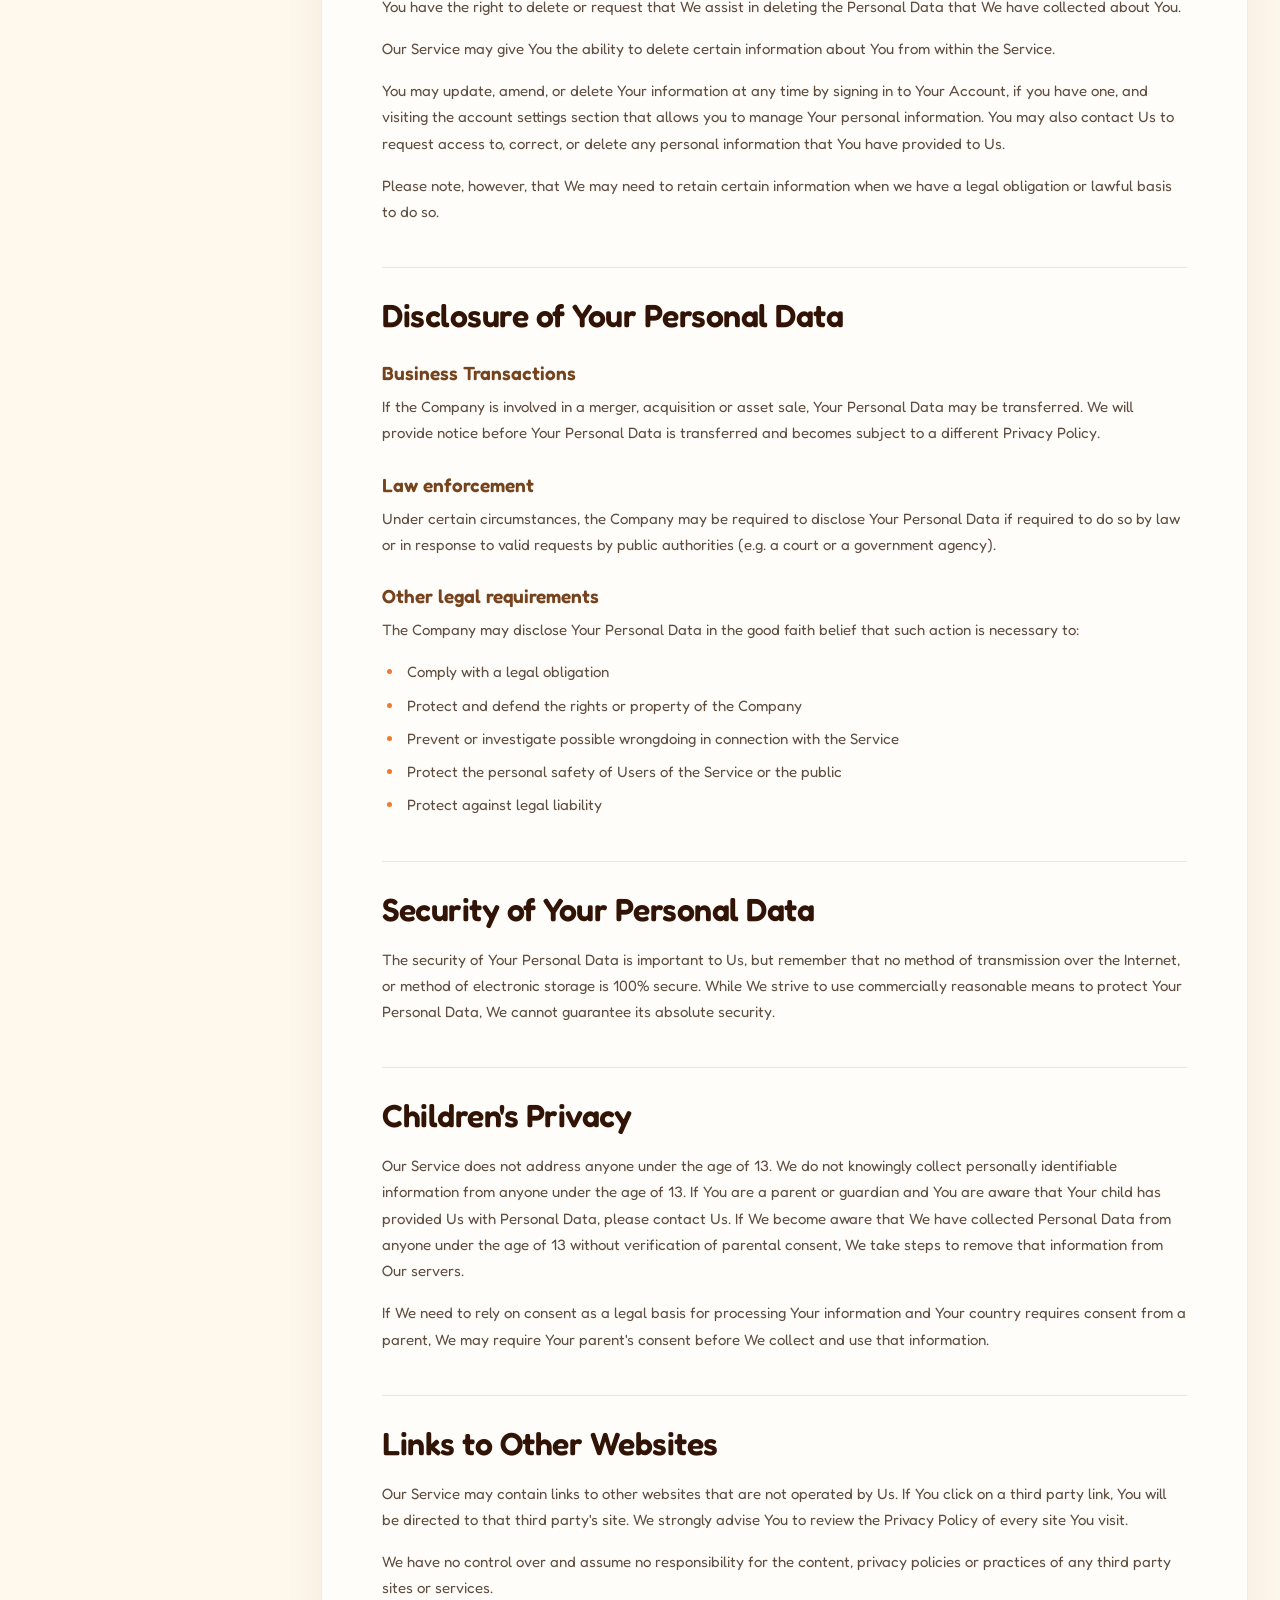
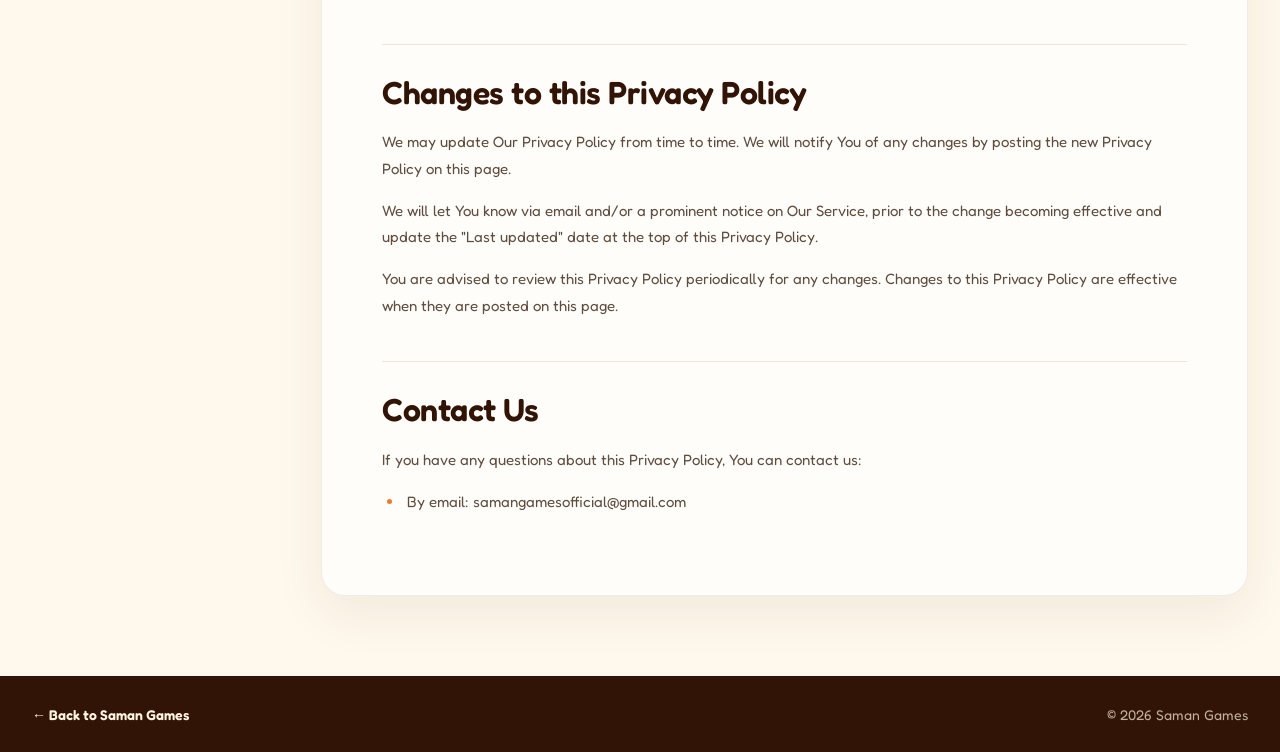
<file: melon-merger-privacy.html>
<!doctype html>
<html lang="en">
  <head>
    <meta charset="UTF-8" />
    <link rel="icon" type="image/png" href="assets/images/brand/s-logo.png" />
    <meta name="viewport" content="width=device-width, initial-scale=1.0" />
    <link rel="canonical" href="https://samangames.com/melon-merger-privacy" />
    <meta
      name="description"
      content="Read the Melon Merger - Fruit Merge! privacy policy from Saman Games."
    />
    <meta name="theme-color" content="#fff8ec" />
    <title>Melon Merger Privacy Policy — Saman Games</title>
    <link rel="preconnect" href="https://fonts.googleapis.com" />
    <link rel="preconnect" href="https://fonts.gstatic.com" crossorigin />
    <link
      href="https://fonts.googleapis.com/css2?family=Fredoka:wght@400;500;600;700&display=swap"
      rel="stylesheet"
    />
    <link rel="stylesheet" href="assets/css/style.css" />
  </head>
  <body class="privacy-page">
    <header class="privacy-hero">
      <a class="privacy-back" href="/">← Saman Games</a>
      <div class="privacy-hero__content">
        <img src="assets/images/games/melon-merger-icon.png" alt="Melon Merger app icon" />
        <div>
          <span class="eyebrow">Melon Merger - Fruit Merge!</span>
          <h1>Privacy Policy</h1>
        </div>
      </div>
    </header>

    <main class="privacy-layout">
      <nav class="privacy-toc" aria-label="Privacy policy contents">
        <span class="privacy-toc__title">On this page</span>
        <a href="#interpretation-and-definitions">Definitions</a>
        <a href="#collecting-and-using-your-personal-data">Data we collect</a>
        <a href="#use-of-your-personal-data">How we use data</a>
        <a href="#advertising-and-third-party-ad-networks">Advertising</a>
        <a href="#sharing-of-your-personal-data">Sharing</a>
        <a href="#retention-of-your-personal-data">Retention</a>
        <a href="#transfer-of-your-personal-data">Data transfers</a>
        <a href="#delete-your-personal-data">Data deletion</a>
        <a href="#disclosure-of-your-personal-data">Legal disclosures</a>
        <a href="#security-of-your-personal-data">Security</a>
        <a href="#childrens-privacy">Children's privacy</a>
        <a href="#links-to-other-websites">External links</a>
        <a href="#changes-to-this-privacy-policy">Policy changes</a>
        <a href="#contact-us">Contact</a>
      </nav>

      <article class="privacy-document">
        <div class="privacy-document__updated">
          <span class="privacy-document__status" aria-hidden="true"></span>
          Last updated: December 08, 2025
        </div>

        <h2>Privacy Policy for Melon Merger - Fruit Merge!</h2>
        <p>
          This Privacy Policy describes Our policies and procedures on the collection, use and disclosure of Your
          information when You use the Service and tells You about Your privacy rights and how the law protects You.
        </p>
        <p>
          We use Your Personal data to provide and improve the Service. By using the Service, You agree to the
          collection and use of information in accordance with this Privacy Policy. This Privacy Policy has been
          created with the help of the
          <a href="https://www.termsfeed.com/privacy-policy-generator/" target="_blank" rel="noopener noreferrer">Privacy Policy Generator</a>.
        </p>

        <section id="interpretation-and-definitions">
          <h2>Interpretation and Definitions</h2>
          <h3>Interpretation</h3>
          <p>
            The words whose initial letters are capitalized have meanings defined under the following conditions.
            The following definitions shall have the same meaning regardless of whether they appear in singular or
            in plural.
          </p>
          <h3>Definitions</h3>
          <p>For the purposes of this Privacy Policy:</p>
          <ul>
            <li>Account means a unique account created for You to access our Service or parts of our Service.</li>
            <li>
              Affiliate means an entity that controls, is controlled by, or is under common control with a party,
              where "control" means ownership of 50% or more of the shares, equity interest or other securities
              entitled to vote for election of directors or other managing authority.
            </li>
            <li>Application refers to Melon Merger - Fruit Merge!, the software program provided by the Company.</li>
            <li>
              Company (referred to as either "the Company", "We", "Us" or "Our" in this Agreement) refers to Saman
              Games.
            </li>
            <li>Country refers to: Turkey</li>
            <li>Device means any device that can access the Service such as a computer, a cell phone or a digital tablet.</li>
            <li>Personal Data is any information that relates to an identified or identifiable individual.</li>
            <li>Service refers to the Application.</li>
            <li>
              Service Provider means any natural or legal person who processes the data on behalf of the Company. It
              refers to third-party companies or individuals employed by the Company to facilitate the Service, to
              provide the Service on behalf of the Company, to perform services related to the Service or to assist
              the Company in analyzing how the Service is used.
            </li>
            <li>
              Usage Data refers to data collected automatically, either generated by the use of the Service or from
              the Service infrastructure itself (for example, the duration of a page visit).
            </li>
            <li>
              You means the individual accessing or using the Service, or the company, or other legal entity on behalf
              of which such individual is accessing or using the Service, as applicable.
            </li>
          </ul>
        </section>

        <section id="collecting-and-using-your-personal-data">
          <h2>Collecting and Using Your Personal Data</h2>
          <h3>Types of Data Collected</h3>
          <h3>Personal Data</h3>
          <p>
            While using Our Service, We may ask You to provide Us with certain personally identifiable information
            that can be used to contact or identify You. Personally identifiable information may include, but is not
            limited to:
          </p>
          <ul>
            <li>Usage Data</li>
          </ul>
          <h3>Usage Data</h3>
          <p>Usage Data is collected automatically when using the Service.</p>
          <p>
            Usage Data may include information such as Your Device's Internet Protocol address (e.g. IP address),
            browser type, browser version, the pages of our Service that You visit, the time and date of Your visit,
            the time spent on those pages, unique device identifiers and other diagnostic data.
          </p>
          <p>
            When You access the Service by or through a mobile device, We may collect certain information
            automatically, including, but not limited to, the type of mobile device You use, Your mobile device's
            unique ID, the IP address of Your mobile device, Your mobile operating system, the type of mobile
            Internet browser You use, unique device identifiers and other diagnostic data.
          </p>
          <p>
            We may also collect information that Your browser sends whenever You visit Our Service or when You access
            the Service by or through a mobile device.
          </p>
        </section>

        <section id="use-of-your-personal-data">
          <h2>Use of Your Personal Data</h2>
          <p>The Company may use Personal Data for the following purposes:</p>
          <ul>
            <li>To provide and maintain our Service, including to monitor the usage of our Service.</li>
            <li>
              To manage Your Account: to manage Your registration as a user of the Service. The Personal Data You
              provide can give You access to different functionalities of the Service that are available to You as a
              registered user.
            </li>
            <li>
              For the performance of a contract: the development, compliance and undertaking of the purchase contract
              for the products, items or services You have purchased or of any other contract with Us through the
              Service.
            </li>
            <li>
              To contact You: To contact You by email, telephone calls, SMS, or other equivalent forms of electronic
              communication, such as a mobile application's push notifications regarding updates or informative
              communications related to the functionalities, products or contracted services, including the security
              updates, when necessary or reasonable for their implementation.
            </li>
            <li>
              To provide You with news, special offers, and general information about other goods, services and events
              which We offer that are similar to those that you have already purchased or inquired about unless You
              have opted not to receive such information.
            </li>
            <li>To manage Your requests: To attend and manage Your requests to Us.</li>
            <li>
              For business transfers: We may use Your information to evaluate or conduct a merger, divestiture,
              restructuring, reorganization, dissolution, or other sale or transfer of some or all of Our assets,
              whether as a going concern or as part of bankruptcy, liquidation, or similar proceeding, in which
              Personal Data held by Us about our Service users is among the assets transferred.
            </li>
            <li>
              For other purposes: We may use Your information for other purposes, such as data analysis, identifying
              usage trends, determining the effectiveness of our promotional campaigns and to evaluate and improve
              our Service, products, services, marketing and your experience.
            </li>
          </ul>
        </section>

        <section id="advertising-and-third-party-ad-networks">
          <h2>Advertising and Third-Party Ad Networks</h2>
          <p>
            Our Application displays advertisements using third-party advertising networks such as Google AdMob or
            similar providers. These third-party partners may collect information such as your device identifiers, IP
            address, approximate location, usage data, and other technical data to show personalized or
            non-personalized ads.
          </p>
          <p>You may opt out of personalized advertising by adjusting your device settings:</p>
          <ul>
            <li>On Android: Settings → Google → Ads → Opt out of Ads Personalization</li>
            <li>On iOS: Settings → Privacy → Tracking (if applicable)</li>
          </ul>
          <p>
            We do not control the data collected by third-party advertising providers. For more information, please
            check the privacy policies of the ad networks you use, such as Google AdMob.
          </p>
        </section>

        <section id="sharing-of-your-personal-data">
          <h2>Sharing of Your Personal Data</h2>
          <p>We may share Your personal information in the following situations:</p>
          <ul>
            <li>
              With Service Providers: We may share Your personal information with Service Providers to monitor and
              analyze the use of our Service, to contact You.
            </li>
            <li>
              For business transfers: We may share or transfer Your personal information in connection with, or
              during negotiations of, any merger, sale of Company assets, financing, or acquisition of all or a
              portion of Our business to another company.
            </li>
            <li>
              With Affiliates: We may share Your information with Our affiliates, in which case we will require those
              affiliates to honor this Privacy Policy. Affiliates include Our parent company and any other
              subsidiaries, joint venture partners or other companies that We control or that are under common control
              with Us.
            </li>
            <li>
              With business partners: We may share Your information with Our business partners to offer You certain
              products, services or promotions.
            </li>
            <li>
              With other users: when You share personal information or otherwise interact in the public areas with
              other users, such information may be viewed by all users and may be publicly distributed outside.
            </li>
            <li>With Your consent: We may disclose Your personal information for any other purpose with Your consent.</li>
          </ul>
        </section>

        <section id="retention-of-your-personal-data">
          <h2>Retention of Your Personal Data</h2>
          <p>
            The Company will retain Your Personal Data only for as long as is necessary for the purposes set out in
            this Privacy Policy. We will retain and use Your Personal Data to the extent necessary to comply with our
            legal obligations (for example, if we are required to retain your data to comply with applicable laws),
            resolve disputes, and enforce our legal agreements and policies.
          </p>
          <p>
            The Company will also retain Usage Data for internal analysis purposes. Usage Data is generally retained
            for a shorter period of time, except when this data is used to strengthen the security or to improve the
            functionality of Our Service, or We are legally obligated to retain this data for longer periods.
          </p>
        </section>

        <section id="transfer-of-your-personal-data">
          <h2>Transfer of Your Personal Data</h2>
          <p>
            Your information, including Personal Data, is processed at the Company's operating offices and in any
            other places where the parties involved in the processing are located. It means that this information
            may be transferred to — and maintained on — computers located outside of Your state, province, country or
            other governmental jurisdiction where the data protection laws may differ from those from Your
            jurisdiction.
          </p>
          <p>Your consent to this Privacy Policy followed by Your submission of such information represents Your agreement to that transfer.</p>
          <p>
            The Company will take all steps reasonably necessary to ensure that Your data is treated securely and in
            accordance with this Privacy Policy and no transfer of Your Personal Data will take place to an
            organization or a country unless there are adequate controls in place including the security of Your data
            and other personal information.
          </p>
        </section>

        <section id="delete-your-personal-data">
          <h2>Delete Your Personal Data</h2>
          <p>You have the right to delete or request that We assist in deleting the Personal Data that We have collected about You.</p>
          <p>Our Service may give You the ability to delete certain information about You from within the Service.</p>
          <p>
            You may update, amend, or delete Your information at any time by signing in to Your Account, if you have
            one, and visiting the account settings section that allows you to manage Your personal information. You
            may also contact Us to request access to, correct, or delete any personal information that You have
            provided to Us.
          </p>
          <p>Please note, however, that We may need to retain certain information when we have a legal obligation or lawful basis to do so.</p>
        </section>

        <section id="disclosure-of-your-personal-data">
          <h2>Disclosure of Your Personal Data</h2>
          <h3>Business Transactions</h3>
          <p>
            If the Company is involved in a merger, acquisition or asset sale, Your Personal Data may be transferred.
            We will provide notice before Your Personal Data is transferred and becomes subject to a different Privacy
            Policy.
          </p>
          <h3>Law enforcement</h3>
          <p>
            Under certain circumstances, the Company may be required to disclose Your Personal Data if required to do
            so by law or in response to valid requests by public authorities (e.g. a court or a government agency).
          </p>
          <h3>Other legal requirements</h3>
          <p>The Company may disclose Your Personal Data in the good faith belief that such action is necessary to:</p>
          <ul>
            <li>Comply with a legal obligation</li>
            <li>Protect and defend the rights or property of the Company</li>
            <li>Prevent or investigate possible wrongdoing in connection with the Service</li>
            <li>Protect the personal safety of Users of the Service or the public</li>
            <li>Protect against legal liability</li>
          </ul>
        </section>

        <section id="security-of-your-personal-data">
          <h2>Security of Your Personal Data</h2>
          <p>
            The security of Your Personal Data is important to Us, but remember that no method of transmission over
            the Internet, or method of electronic storage is 100% secure. While We strive to use commercially
            reasonable means to protect Your Personal Data, We cannot guarantee its absolute security.
          </p>
        </section>

        <section id="childrens-privacy">
          <h2>Children's Privacy</h2>
          <p>
            Our Service does not address anyone under the age of 13. We do not knowingly collect personally
            identifiable information from anyone under the age of 13. If You are a parent or guardian and You are
            aware that Your child has provided Us with Personal Data, please contact Us. If We become aware that We
            have collected Personal Data from anyone under the age of 13 without verification of parental consent, We
            take steps to remove that information from Our servers.
          </p>
          <p>
            If We need to rely on consent as a legal basis for processing Your information and Your country requires
            consent from a parent, We may require Your parent's consent before We collect and use that information.
          </p>
        </section>

        <section id="links-to-other-websites">
          <h2>Links to Other Websites</h2>
          <p>
            Our Service may contain links to other websites that are not operated by Us. If You click on a third
            party link, You will be directed to that third party's site. We strongly advise You to review the Privacy
            Policy of every site You visit.
          </p>
          <p>We have no control over and assume no responsibility for the content, privacy policies or practices of any third party sites or services.</p>
        </section>

        <section id="changes-to-this-privacy-policy">
          <h2>Changes to this Privacy Policy</h2>
          <p>We may update Our Privacy Policy from time to time. We will notify You of any changes by posting the new Privacy Policy on this page.</p>
          <p>
            We will let You know via email and/or a prominent notice on Our Service, prior to the change becoming
            effective and update the "Last updated" date at the top of this Privacy Policy.
          </p>
          <p>You are advised to review this Privacy Policy periodically for any changes. Changes to this Privacy Policy are effective when they are posted on this page.</p>
        </section>

        <section id="contact-us">
          <h2>Contact Us</h2>
          <p>If you have any questions about this Privacy Policy, You can contact us:</p>
          <ul>
            <li>By email: <a href="mailto:samangamesofficial@gmail.com">samangamesofficial@gmail.com</a></li>
          </ul>
        </section>
      </article>
    </main>

    <footer class="privacy-footer">
      <a href="/">← Back to Saman Games</a>
      <span>© 2026 Saman Games</span>
    </footer>
  </body>
</html>
</file>
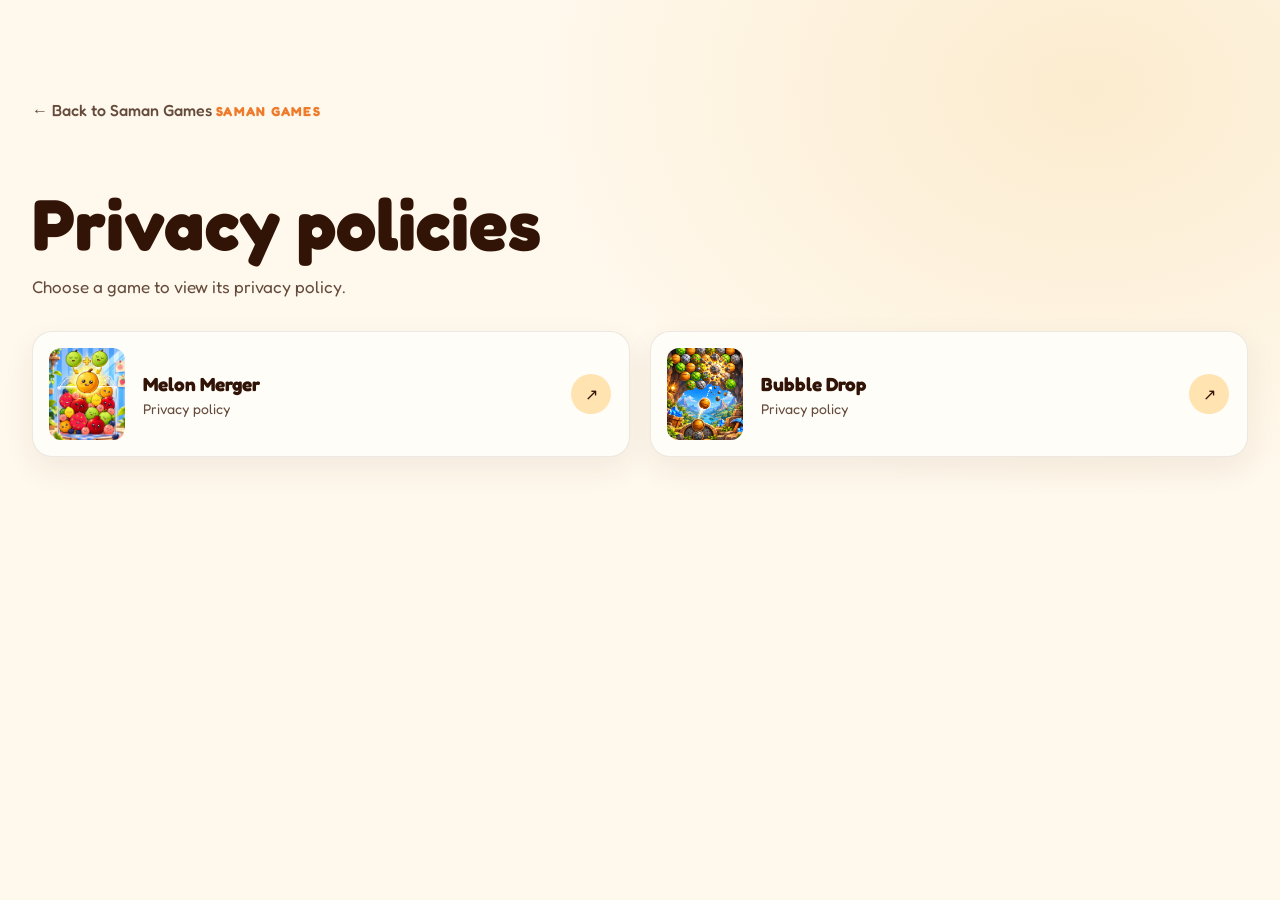
<file: privacy.html>
<!doctype html>
<html lang="en">
  <head>
    <meta charset="UTF-8" />
    <link rel="icon" type="image/png" href="assets/images/brand/s-logo.png" />
    <meta name="viewport" content="width=device-width, initial-scale=1.0" />
    <link rel="canonical" href="https://samangames.com/privacy" />
    <meta name="theme-color" content="#fff8ec" />
    <title>Privacy Policies — Saman Games</title>
    <link rel="preconnect" href="https://fonts.googleapis.com" />
    <link rel="preconnect" href="https://fonts.gstatic.com" crossorigin />
    <link
      href="https://fonts.googleapis.com/css2?family=Fredoka:wght@400;500;600;700&display=swap"
      rel="stylesheet"
    />
    <link rel="stylesheet" href="assets/css/style.css" />
  </head>
  <body class="policy-index">
    <main class="policy-index__main page-shell">
      <a class="policy-back" href="/">← Back to Saman Games</a>
      <span class="eyebrow">Saman Games</span>
      <h1>Privacy policies</h1>
      <p class="policy-index__intro">Choose a game to view its privacy policy.</p>
      <div class="policy-cards">
        <a class="policy-card" href="/melon-merger-privacy">
          <img src="assets/images/games/melon-merger.png" alt="" />
          <span><strong>Melon Merger</strong><small>Privacy policy</small></span>
          <span class="policy-card__arrow" aria-hidden="true">↗</span>
        </a>
        <a class="policy-card" href="/bubble-drop-privacy">
          <img src="assets/images/games/bubble-drop.png" alt="" />
          <span><strong>Bubble Drop</strong><small>Privacy policy</small></span>
          <span class="policy-card__arrow" aria-hidden="true">↗</span>
        </a>
      </div>
    </main>
  </body>
</html>
</file>
<file: assets/css/style.css>
:root {
  color-scheme: light;
  font-family: "Fredoka", sans-serif;
  font-synthesis: none;
  text-rendering: optimizeLegibility;
  -webkit-font-smoothing: antialiased;
  -moz-osx-font-smoothing: grayscale;

  --ink: #321407;
  --ink-soft: #644b3c;
  --paper: #fff8ec;
  --paper-deep: #f8edda;
  --gold: #ffb82e;
  --orange: #ee7b2b;
  --green: #789647;
  --blue: #4f89aa;
  --page-width: 1280px;
}

* {
  box-sizing: border-box;
}

html {
  min-width: 320px;
  scroll-behavior: smooth;
  scroll-padding-top: 24px;
}

body {
  min-width: 320px;
  margin: 0;
  background: var(--paper);
  color: var(--ink);
}

body,
button,
a {
  font-family: "Fredoka", sans-serif;
}

button,
a {
  -webkit-tap-highlight-color: transparent;
}

a {
  color: inherit;
  text-decoration: none;
}

img,
svg {
  display: block;
}

.page-shell {
  width: min(var(--page-width), calc(100% - 64px));
  margin-inline: auto;
}

.section-pad {
  padding-block: clamp(72px, 8vw, 116px);
}

.hero {
  position: relative;
  isolation: isolate;
  display: flex;
  aspect-ratio: 1536 / 442;
  min-height: 0;
  flex-direction: column;
  overflow: hidden;
  background-color: #e6a969;
  background-image: url("../images/backgrounds/hero.png");
  background-position: center top;
  background-repeat: no-repeat;
  background-size: 100% auto;
}

.hero__shade {
  position: absolute;
  z-index: -1;
  inset: 0;
  background:
    linear-gradient(90deg, rgb(255 231 194 / 83%) 0%, rgb(255 231 194 / 64%) 32%, rgb(255 231 194 / 10%) 67%, transparent 100%),
    linear-gradient(0deg, rgb(57 25 8 / 15%), transparent 35%);
}

.site-header {
  position: relative;
  z-index: 5;
  display: grid;
  width: min(1440px, calc(100% - 64px));
  min-height: 66px;
  grid-template-columns: 124px minmax(0, 1fr);
  align-items: center;
  gap: 18px;
  margin: 14px auto 0;
  padding: 5px 22px 5px 16px;
  border: 1px solid rgb(255 255 255 / 70%);
  border-radius: 999px;
  background: rgb(255 250 241 / 88%);
  box-shadow: 0 12px 35px rgb(58 34 14 / 13%);
  backdrop-filter: blur(16px);
  -webkit-backdrop-filter: blur(16px);
}

.brand {
  display: block;
  width: 112px;
  line-height: 0;
}

.brand img {
  width: 100%;
  height: auto;
}

.nav-panel {
  display: flex;
  min-width: 0;
  align-items: center;
  justify-content: space-between;
  gap: 28px;
}

.main-nav {
  display: flex;
  flex: 1 1 auto;
  align-items: center;
  justify-content: center;
  gap: clamp(22px, 4vw, 58px);
}

.main-nav a {
  position: relative;
  padding-block: 8px;
  font-size: 15px;
  font-weight: 600;
}

.main-nav a::after {
  position: absolute;
  right: 0;
  bottom: 2px;
  left: 0;
  height: 2px;
  transform: scaleX(0);
  transform-origin: left;
  border-radius: 2px;
  background: var(--orange);
  content: "";
  transition: transform 160ms ease;
}

.main-nav a:hover::after,
.main-nav a:focus-visible::after {
  transform: scaleX(1);
}

.social-links {
  display: flex;
  flex: 0 0 auto;
  align-items: center;
  gap: 16px;
}

.social-links a {
  display: grid;
  width: 34px;
  height: 34px;
  place-items: center;
  border: 1px solid transparent;
  border-radius: 50%;
  transition:
    transform 160ms ease,
    background-color 160ms ease,
    border-color 160ms ease;
}

.social-links a:hover {
  transform: translateY(-2px);
  border-color: rgb(50 20 7 / 10%);
  background: rgb(255 184 46 / 18%);
}

.social-links svg {
  width: 19px;
  height: 19px;
  fill: none;
  stroke: currentColor;
  stroke-width: 2;
}

.social-links__dot,
.social-links__play {
  fill: currentColor;
  stroke: none;
}

.menu-toggle {
  display: none;
}

.hero__content {
  z-index: 1;
  position: absolute;
  top: 22%;
  left: 50%;
  width: min(var(--page-width), calc(100% - 64px));
  margin: 0;
  transform: translateX(-50%);
}

.hero__eyebrow,
.eyebrow {
  display: inline-flex;
  align-items: center;
  gap: 8px;
  color: var(--orange);
  font-size: 13px;
  font-weight: 700;
  letter-spacing: 1.25px;
  text-transform: uppercase;
}

.hero__eyebrow {
  color: #7a431c;
}

.hero__spark {
  color: #e89122;
  font-size: 18px;
}

.hero__content h1 {
  max-width: 650px;
  margin: 10px 0 12px;
  font-size: clamp(42px, 4.5vw, 66px);
  font-weight: 700;
  letter-spacing: -1.8px;
  line-height: 0.98;
}

.hero__content > p {
  max-width: 470px;
  margin: 0;
  color: #533321;
  font-size: clamp(16px, 1.3vw, 19px);
  line-height: 1.42;
}

.hero__actions {
  display: flex;
  flex-wrap: wrap;
  gap: 14px;
  margin-top: 22px;
}

.button {
  display: inline-flex;
  min-height: 48px;
  align-items: center;
  justify-content: center;
  gap: 10px;
  padding: 0 23px;
  border: 1px solid transparent;
  border-radius: 999px;
  font-size: 15px;
  font-weight: 600;
  transition:
    transform 160ms ease,
    box-shadow 160ms ease,
    background-color 160ms ease;
  white-space: nowrap;
}

.button:hover {
  transform: translateY(-2px);
}

.button:focus-visible,
a:focus-visible,
button:focus-visible {
  outline: 3px solid #3e7b99;
  outline-offset: 3px;
}

.button--primary {
  background: var(--gold);
  box-shadow: 0 5px 0 #dc8e1c, 0 10px 22px rgb(118 65 13 / 15%);
}

.button--primary:hover {
  background: #ffc64e;
  box-shadow: 0 7px 0 #dc8e1c, 0 14px 26px rgb(118 65 13 / 18%);
}

.button--primary svg {
  width: 24px;
  height: 24px;
  flex: 0 0 auto;
  fill: currentColor;
}

.button--quiet {
  border-color: rgb(69 39 20 / 28%);
  background: rgb(255 250 241 / 48%);
  backdrop-filter: blur(5px);
}

.button--quiet:hover {
  background: rgb(255 250 241 / 78%);
}

.scroll-cue {
  position: absolute;
  right: 50%;
  bottom: 22px;
  display: grid;
  width: 34px;
  height: 48px;
  place-items: start center;
  padding-top: 9px;
  transform: translateX(50%);
  border: 1px solid rgb(255 255 255 / 68%);
  border-radius: 999px;
  background: rgb(255 250 241 / 34%);
}

.scroll-cue span {
  width: 4px;
  height: 9px;
  border-radius: 4px;
  background: var(--ink);
  animation: scroll-bob 1.4s ease-in-out infinite;
}

@keyframes scroll-bob {
  0%,
  100% {
    transform: translateY(0);
    opacity: 0.45;
  }

  50% {
    transform: translateY(7px);
    opacity: 1;
  }
}

.games-section {
  position: relative;
  background:
    radial-gradient(ellipse at 4% 0%, #fff 0, transparent 38%),
    var(--paper);
}

.section-heading {
  display: flex;
  align-items: end;
  justify-content: space-between;
  gap: 48px;
  margin-bottom: 42px;
}

.section-heading h2,
.about-copy h2,
.contact-section h2 {
  margin: 12px 0 0;
  font-size: clamp(38px, 4.7vw, 62px);
  font-weight: 600;
  letter-spacing: -1.7px;
  line-height: 1.02;
}

.section-heading > p {
  max-width: 410px;
  margin: 0 0 5px;
  color: var(--ink-soft);
  font-size: 17px;
  line-height: 1.5;
}

.game-grid {
  display: grid;
  grid-template-columns: repeat(3, minmax(0, 1fr));
  gap: clamp(18px, 2.3vw, 32px);
}

.game-card {
  min-width: 0;
  overflow: hidden;
  border: 1px solid rgb(83 48 25 / 8%);
  border-radius: 22px;
  background: #fffdf8;
  box-shadow: 0 12px 35px rgb(73 48 24 / 8%);
  transition:
    transform 200ms ease,
    box-shadow 200ms ease;
}

.game-card:hover {
  transform: translateY(-6px);
  box-shadow: 0 20px 40px rgb(73 48 24 / 14%);
}

.game-card__image-wrap {
  position: relative;
  overflow: hidden;
  background: var(--paper-deep);
}

.game-card__image {
  width: 100%;
  aspect-ratio: 3 / 3;
  object-fit: cover;
  transition: transform 350ms ease;
}

.game-card:hover .game-card__image {
  transform: scale(1.015);
}

.game-card__number {
  position: absolute;
  top: 14px;
  left: 14px;
  display: grid;
  width: 38px;
  height: 38px;
  place-items: center;
  border: 1px solid rgb(255 255 255 / 68%);
  border-radius: 50%;
  background: rgb(255 250 241 / 82%);
  font-size: 13px;
  font-weight: 600;
  backdrop-filter: blur(8px);
}

.game-card__body {
  display: flex;
  min-height: 164px;
  align-items: center;
  justify-content: space-between;
  gap: 14px;
  padding: 22px;
}

.game-card__body > div {
  min-width: 0;
}

.game-card__genre {
  display: block;
  margin-bottom: 7px;
  color: var(--orange);
  font-size: 12px;
  font-weight: 700;
  letter-spacing: 0.9px;
  text-transform: uppercase;
}

.game-card--green .game-card__genre {
  color: #658236;
}

.game-card--blue .game-card__genre {
  color: #4d7f9a;
}

.game-card__body h3 {
  margin: 0;
  font-size: clamp(18px, 1.75vw, 23px);
  font-weight: 600;
  line-height: 1.15;
}

.game-card__body p {
  max-width: 280px;
  margin: 8px 0 0;
  color: #725f53;
  font-size: 14px;
  line-height: 1.4;
}

.game-card__link {
  display: grid;
  width: 42px;
  height: 42px;
  flex: 0 0 auto;
  place-items: center;
  border-radius: 50%;
  background: #ffe3b0;
  font-size: 22px;
  transition:
    transform 160ms ease,
    background-color 160ms ease;
}

.game-card__link:hover {
  transform: translate(2px, -2px);
  background: var(--gold);
}

.about-section {
  position: relative;
  overflow: hidden;
  padding-block: clamp(76px, 8vw, 112px);
  background:
    radial-gradient(ellipse at 50% 0%, rgb(243 200 120 / 24%), transparent 48%),
    #fff8ec;
}

.about-section::before,
.about-section::after {
  position: absolute;
  z-index: 0;
  width: 12px;
  height: 12px;
  border-radius: 50%;
  background: #ef9b4b;
  content: "";
}

.about-section::before {
  top: 17%;
  left: 8%;
  box-shadow: 20px 24px 0 -4px #e5b854, 46px -8px 0 -5px #92a960;
}

.about-section::after {
  right: 9%;
  bottom: 18%;
  background: #e5b854;
  box-shadow: -24px -18px 0 -4px #92a960, -45px 10px 0 -5px #ef9b4b;
}

.about-section__inner {
  position: relative;
  z-index: 1;
}

.eyebrow--light {
  color: #a95e23;
}

.about-copy {
  max-width: 800px;
  margin-inline: auto;
  text-align: center;
}

.about-copy h2 {
  max-width: 800px;
  margin-inline: auto;
  color: var(--ink);
  font-size: clamp(42px, 5.2vw, 68px);
}

.about-copy > p {
  max-width: 660px;
  margin: 20px auto 0;
  color: #725f53;
  font-size: clamp(16px, 1.35vw, 19px);
  line-height: 1.55;
}

.about-link {
  display: inline-flex;
  align-items: center;
  gap: 10px;
  margin-top: 22px;
  color: #6f3c1b;
  font-size: 15px;
  font-weight: 600;
}

.about-link span {
  display: grid;
  width: 32px;
  height: 32px;
  place-items: center;
  border-radius: 50%;
  background: #ffd78e;
  color: var(--ink);
  transition: transform 160ms ease;
}

.about-link:hover span {
  transform: translateX(4px);
}

.values-panel {
  display: grid;
  grid-template-columns: repeat(3, minmax(0, 1fr));
  gap: 18px;
  margin-top: clamp(38px, 5vw, 58px);
}

.value-card {
  display: flex;
  min-height: 190px;
  flex-direction: column;
  align-items: flex-start;
  gap: 20px;
  padding: clamp(22px, 2.5vw, 32px);
  border: 1px solid rgb(83 48 25 / 9%);
  border-radius: 24px;
  background: #fffdf8;
  box-shadow: 0 14px 36px rgb(73 48 24 / 7%);
  transition: transform 180ms ease, box-shadow 180ms ease;
}

.value-card:hover {
  transform: translateY(-5px);
  box-shadow: 0 20px 42px rgb(73 48 24 / 12%);
}

.value-card__icon {
  display: grid;
  width: 50px;
  height: 50px;
  place-items: center;
  border-radius: 17px;
  background: #ffe3b0;
  color: #a2531b;
  font-size: 24px;
}

.value-card:nth-child(2) .value-card__icon {
  background: #e5edce;
  color: #597532;
}

.value-card:nth-child(3) .value-card__icon {
  background: #f8d9d0;
  color: #a8503b;
}

.value-card h3 {
  margin: 0;
  color: var(--ink);
  font-size: 20px;
  font-weight: 600;
}

.value-card p {
  margin: 7px 0 0;
  color: #725f53;
  font-size: 15px;
  line-height: 1.45;
}

.contact-section {
  position: relative;
  overflow: hidden;
  padding-block: clamp(64px, 8vw, 100px);
  background: #f3c878;
}

.contact-section::after {
  position: absolute;
  top: -120px;
  right: 8%;
  width: 300px;
  height: 300px;
  border: 1px solid rgb(83 48 25 / 12%);
  border-radius: 50%;
  box-shadow: 0 0 0 28px rgb(83 48 25 / 4%), 0 0 0 58px rgb(83 48 25 / 3%);
  content: "";
}

.contact-section__inner {
  position: relative;
  z-index: 1;
  display: grid;
  grid-template-columns: minmax(0, 1fr) minmax(360px, 0.85fr);
  align-items: center;
  gap: clamp(32px, 7vw, 96px);
}

.contact-copy > p {
  max-width: 440px;
  margin: 16px 0 0;
  color: #63452e;
  font-size: 17px;
  line-height: 1.55;
}

.contact-section h2 {
  max-width: 660px;
  font-size: clamp(38px, 4.7vw, 60px);
}

.contact-email {
  display: grid;
  grid-template-columns: 52px minmax(0, 1fr) 40px;
  align-items: center;
  gap: 16px;
  min-width: 0;
  padding: 22px;
  border: 1px solid rgb(83 48 25 / 12%);
  border-radius: 22px;
  background: var(--ink);
  color: #fff6e7;
  box-shadow: 0 16px 40px rgb(50 20 7 / 15%);
  transition:
    transform 180ms ease,
    box-shadow 180ms ease,
    background-color 180ms ease;
}

.contact-email:hover {
  transform: translateY(-4px);
  background: #4b2512;
  box-shadow: 0 22px 46px rgb(50 20 7 / 20%);
}

.contact-email__icon,
.contact-email__arrow {
  display: grid;
  width: 48px;
  height: 48px;
  flex: 0 0 auto;
  place-items: center;
  border-radius: 16px;
  background: #ffc778;
  color: var(--ink);
  font-size: 22px;
}

.contact-email__text {
  min-width: 0;
}

.contact-email__text small,
.contact-email__text strong {
  display: block;
}

.contact-email__text small {
  margin-bottom: 6px;
  color: rgb(255 246 231 / 68%);
  font-size: 13px;
}

.contact-email__text strong {
  overflow-wrap: anywhere;
  font-size: clamp(14px, 1.35vw, 18px);
  font-weight: 500;
}

.contact-email__arrow {
  width: 40px;
  height: 40px;
  border: 1px solid rgb(255 246 231 / 22%);
  background: transparent;
  color: #fff6e7;
  font-size: 19px;
}

.site-footer {
  display: flex;
  min-height: 104px;
  align-items: center;
  justify-content: space-between;
  gap: 20px;
  padding: 20px max(32px, calc((100% - var(--page-width)) / 2));
  background: #2e1308;
  color: #fff4df;
}

.site-footer__brand {
  display: block;
  width: 94px;
  flex: 0 0 auto;
  line-height: 0;
}

.site-footer__brand img {
  width: 100%;
  height: auto;
}

.site-footer p,
.site-footer > span {
  margin: 0;
  color: rgb(255 244 223 / 78%);
  font-size: 14px;
}

.site-footer__privacy {
  color: #fff4df;
  font-size: 14px;
  text-decoration: underline;
  text-underline-offset: 4px;
}

.policy-index {
  min-height: 100vh;
  background:
    radial-gradient(ellipse at 85% 10%, rgb(243 200 120 / 25%), transparent 36%),
    #fff8ec;
}

.policy-index__main {
  padding-block: clamp(48px, 8vw, 100px);
}

.policy-back {
  display: inline-block;
  margin-bottom: 56px;
  color: var(--ink-soft);
  font-weight: 500;
}

.policy-index h1 {
  margin: 12px 0 0;
  font-size: clamp(42px, 7vw, 72px);
  line-height: 1;
}

.policy-index__intro {
  margin: 16px 0 34px;
  color: var(--ink-soft);
  font-size: 17px;
}

.policy-cards {
  display: grid;
  grid-template-columns: repeat(2, minmax(0, 1fr));
  gap: 20px;
}

.policy-card {
  display: grid;
  grid-template-columns: 76px minmax(0, 1fr) 42px;
  align-items: center;
  gap: 18px;
  padding: 16px;
  border: 1px solid rgb(83 48 25 / 10%);
  border-radius: 20px;
  background: #fffdf8;
  box-shadow: 0 12px 32px rgb(73 48 24 / 7%);
  transition: transform 180ms ease, box-shadow 180ms ease;
}

.policy-card:hover {
  transform: translateY(-4px);
  box-shadow: 0 18px 38px rgb(73 48 24 / 12%);
}

.policy-card img {
  width: 76px;
  height: 92px;
  border-radius: 12px;
  object-fit: cover;
}

.policy-card strong,
.policy-card small {
  display: block;
}

.policy-card strong {
  font-size: 19px;
}

.policy-card small {
  margin-top: 5px;
  color: var(--ink-soft);
  font-size: 14px;
}

.policy-card__arrow {
  display: grid;
  width: 40px;
  height: 40px;
  place-items: center;
  border-radius: 50%;
  background: #ffe3b0;
}

@media (max-width: 1080px) {
  .hero {
    aspect-ratio: auto;
    min-height: max(660px, 100svh);
    background-position: center;
    background-size: cover;
  }

  .site-header {
    grid-template-columns: 125px minmax(0, 1fr);
    gap: 14px;
    padding-inline: 18px;
  }

  .brand {
    width: 118px;
  }

  .main-nav {
    gap: clamp(14px, 2.5vw, 28px);
  }

  .nav-panel {
    gap: 18px;
  }

  .social-links {
    gap: 8px;
  }

  .about-section__inner {
    grid-template-columns: minmax(0, 1fr) minmax(320px, 1fr);
    gap: 36px;
  }
}

@media (max-width: 820px) {
  .page-shell {
    width: min(var(--page-width), calc(100% - 48px));
  }

  .hero {
    aspect-ratio: auto;
    min-height: max(700px, 100svh);
    background-position: 65% center;
    background-size: cover;
  }

  .hero__shade {
    background:
      linear-gradient(90deg, rgb(255 231 194 / 86%) 0%, rgb(255 231 194 / 66%) 48%, rgb(255 231 194 / 18%) 100%),
      linear-gradient(0deg, rgb(57 25 8 / 13%), transparent 35%);
  }

  .site-header {
    width: calc(100% - 40px);
    min-height: 72px;
    grid-template-columns: 1fr auto;
    gap: 12px;
    margin-top: 18px;
    padding: 8px 12px 8px 18px;
    border-radius: 24px;
  }

  .brand {
    width: clamp(100px, 18vw, 126px);
  }

  .menu-toggle {
    display: flex;
    width: 44px;
    height: 44px;
    flex-direction: column;
    align-items: center;
    justify-content: center;
    gap: 5px;
    padding: 0;
    border: 1px solid rgb(50 20 7 / 14%);
    border-radius: 50%;
    background: rgb(255 255 255 / 74%);
    color: var(--ink);
    cursor: pointer;
  }

  .menu-toggle span {
    width: 18px;
    height: 2px;
    border-radius: 2px;
    background: currentColor;
    transition:
      transform 160ms ease,
      opacity 160ms ease;
  }

  .is-menu-open .menu-toggle span:first-child {
    transform: translateY(7px) rotate(45deg);
  }

  .is-menu-open .menu-toggle span:nth-child(2) {
    opacity: 0;
  }

  .is-menu-open .menu-toggle span:last-child {
    transform: translateY(-7px) rotate(-45deg);
  }

  .nav-panel {
    position: absolute;
    top: calc(100% + 10px);
    right: 0;
    left: 0;
    display: none;
    flex-direction: column;
    align-items: stretch;
    gap: 14px;
    padding: 16px;
    border: 1px solid rgb(255 255 255 / 75%);
    border-radius: 22px;
    background: rgb(255 250 241 / 96%);
    box-shadow: 0 18px 40px rgb(58 34 14 / 16%);
    backdrop-filter: blur(18px);
  }

  .is-menu-open .nav-panel {
    display: flex;
  }

  .main-nav {
    flex-direction: column;
    align-items: stretch;
    gap: 0;
  }

  .main-nav a {
    padding: 12px 8px;
    border-bottom: 1px solid rgb(50 20 7 / 10%);
    font-size: 16px;
  }

  .main-nav a::after {
    display: none;
  }

  .social-links {
    justify-content: center;
    gap: 18px;
  }

  .hero__content {
    position: relative;
    top: auto;
    left: auto;
    margin: clamp(112px, 18vh, 160px) auto 100px;
    transform: none;
  }

  .hero__content h1 {
    font-size: clamp(54px, 9vw, 74px);
  }

  .section-heading {
    align-items: start;
    flex-direction: column;
    gap: 18px;
    margin-bottom: 30px;
  }

  .section-heading > p {
    max-width: 560px;
  }

  .game-grid {
    grid-template-columns: repeat(2, minmax(0, 1fr));
    gap: 18px;
  }

  .game-card__body {
    min-height: 148px;
    padding: 18px;
  }

  .about-section__inner {
    display: block;
  }

  .about-copy {
    max-width: 680px;
  }

  .values-panel {
    gap: 12px;
  }
}

@media (max-width: 560px) {
  .page-shell {
    width: calc(100% - 40px);
  }

  .hero {
    aspect-ratio: auto;
    min-height: max(720px, 100svh);
    background-position: 62% center;
  }

  .hero__shade {
    background:
      linear-gradient(90deg, rgb(255 231 194 / 90%) 0%, rgb(255 231 194 / 70%) 68%, rgb(255 231 194 / 30%) 100%),
      linear-gradient(0deg, rgb(57 25 8 / 12%), transparent 36%);
  }

  .site-header {
    width: calc(100% - 28px);
    min-height: 64px;
    margin-top: 14px;
    border-radius: 20px;
  }

  .brand {
    width: clamp(92px, 27vw, 118px);
  }

  .hero__content {
    margin-top: clamp(122px, 20vh, 172px);
  }

  .hero__eyebrow,
  .eyebrow {
    font-size: 11px;
    letter-spacing: 1px;
  }

  .hero__content h1 {
    margin-block: 13px;
    font-size: clamp(44px, 12vw, 64px);
    letter-spacing: -1.8px;
  }

  .hero__content > p {
    max-width: 390px;
    font-size: clamp(16px, 4.7vw, 19px);
  }

  .hero__actions {
    gap: 12px;
    margin-top: 24px;
  }

  .button {
    min-height: 48px;
    padding-inline: 17px;
    font-size: 14px;
  }

  .scroll-cue {
    display: none;
  }

  .section-pad {
    padding-block: 66px;
  }

  .section-heading h2,
  .about-copy h2,
  .contact-section h2 {
    font-size: clamp(36px, 10vw, 48px);
    letter-spacing: -1px;
  }

  .desktop-break {
    display: none;
  }

  .section-heading {
    gap: 14px;
    margin-bottom: 24px;
  }

  .section-heading > p {
    font-size: 15px;
  }

  .game-grid {
    grid-template-columns: 1fr;
    gap: 16px;
  }

  .game-card,
  .game-card:last-child {
    display: block;
  }

  .game-card:last-child {
    grid-column: auto;
  }

  .game-card__body {
    min-height: 132px;
    padding: 17px;
  }

  .game-card__body h3 {
    font-size: 19px;
  }

  .game-card__body p {
    font-size: 13px;
  }

  .about-section {
    padding-block: 68px;
  }

  .about-copy > p {
    margin-top: 16px;
    font-size: 16px;
  }

  .values-panel {
    grid-template-columns: 1fr;
    gap: 12px;
    margin-top: 30px;
  }

  .value-card {
    min-height: 0;
    flex-direction: row;
    align-items: center;
    gap: 15px;
    padding: 18px;
  }

  .value-card__icon {
    width: 42px;
    height: 42px;
    flex: 0 0 auto;
  }

  .value-card h3 {
    font-size: 17px;
  }

  .value-card p {
    font-size: 13px;
  }

  .contact-section {
    padding-block: 60px;
  }

  .contact-section__inner {
    grid-template-columns: 1fr;
    gap: 24px;
  }

  .contact-email {
    width: 100%;
    padding: 17px;
  }

  .contact-email__icon {
    width: 42px;
    height: 42px;
  }

  .contact-email__arrow {
    width: 36px;
    height: 36px;
  }

  .contact-copy > p {
    font-size: 15px;
  }

  .policy-back {
    margin-bottom: 42px;
  }

  .policy-cards {
    grid-template-columns: 1fr;
    gap: 14px;
  }

  .policy-card {
    grid-template-columns: 62px minmax(0, 1fr) 36px;
    gap: 14px;
    padding: 12px;
  }

  .policy-card img {
    width: 62px;
    height: 76px;
  }

  .policy-card strong {
    font-size: 17px;
  }

  .site-footer {
    min-height: 156px;
    flex-wrap: wrap;
    justify-content: center;
    gap: 8px 20px;
    padding: 22px 20px;
    text-align: center;
  }

  .site-footer__brand {
    width: 82px;
  }

  .site-footer p {
    width: auto;
    font-size: 13px;
  }

  .site-footer > span {
    font-size: 12px;
  }

  .site-footer__privacy {
    font-size: 13px;
  }
}

@media (max-width: 360px) {
  .hero__content h1 {
    font-size: 42px;
  }

  .hero__actions {
    align-items: stretch;
    flex-direction: column;
    width: min(260px, 100%);
  }

  .game-card__body {
    padding-inline: 14px;
  }

  .game-card__link {
    width: 36px;
    height: 36px;
  }
}

@media (prefers-reduced-motion: reduce) {
  *,
  *::before,
  *::after {
    scroll-behavior: auto !important;
    animation-duration: 0.01ms !important;
    animation-iteration-count: 1 !important;
    transition-duration: 0.01ms !important;
  }
}

.page-standalone {
  background:
    radial-gradient(circle at top right, rgb(243 200 120 / 28%), transparent 33%),
    linear-gradient(180deg, #fff9f0 0%, #fff8ec 100%);
}

.page-standalone main {
  padding-bottom: clamp(72px, 8vw, 120px);
}

.page-hero {
  padding: clamp(44px, 6vw, 84px) 0 24px;
}

.page-hero__inner,
.page-shell-compact {
  width: min(var(--page-width), calc(100% - 96px));
  margin-inline: auto;
}

.page-hero__chip {
  display: inline-flex;
  align-items: center;
  gap: 8px;
  padding: 7px 14px;
  border: 1px solid rgb(108 61 22 / 18%);
  border-radius: 999px;
  background: rgb(255 255 255 / 72%);
  color: #8a4d17;
  font-size: 12px;
  font-weight: 700;
  letter-spacing: 1.2px;
  text-transform: uppercase;
}

.page-hero__chip::before {
  display: inline-block;
  width: 9px;
  height: 9px;
  border-radius: 50%;
  background: var(--orange);
  content: "";
}

.page-hero h1 {
  max-width: 720px;
  margin: 18px 0 12px;
  font-size: clamp(42px, 5vw, 74px);
  letter-spacing: -1.9px;
  line-height: 0.98;
}

.page-hero h1 span {
  color: var(--orange);
}

.page-hero p {
  max-width: 660px;
  margin: 0;
  color: var(--ink-soft);
  font-size: clamp(17px, 1.5vw, 20px);
  line-height: 1.5;
}

.page-hero__meta {
  display: flex;
  flex-wrap: wrap;
  gap: 12px;
  margin-top: 26px;
}

.page-hero__meta span {
  display: inline-flex;
  align-items: center;
  justify-content: center;
  min-height: 36px;
  padding: 0 14px;
  border: 1px solid rgb(83 48 25 / 10%);
  border-radius: 999px;
  background: #fffdf8;
  color: #5a4034;
  font-size: 13px;
  font-weight: 600;
}

.page-section {
  padding-top: clamp(36px, 5vw, 66px);
}

.page-layout {
  display: grid;
  grid-template-columns: minmax(0, 1.2fr) minmax(0, 0.8fr);
  align-items: stretch;
  gap: clamp(22px, 3vw, 38px);
}

.page-panel {
  overflow: hidden;
  border: 1px solid rgb(83 48 25 / 10%);
  border-radius: 24px;
  background: #fffdf8;
  box-shadow: 0 18px 42px rgb(73 48 24 / 8%);
}

.page-panel__body {
  padding: clamp(24px, 3vw, 36px);
}

.page-kicker {
  color: #b6662f;
  font-size: 12px;
  font-weight: 700;
  letter-spacing: 1.5px;
  text-transform: uppercase;
}

.page-panel h2,
.page-panel h3 {
  margin: 12px 0 0;
  letter-spacing: -0.9px;
  line-height: 1.1;
}

.page-panel h2 {
  font-size: clamp(32px, 4vw, 52px);
}

.page-panel p {
  margin: 14px 0 0;
  color: var(--ink-soft);
  font-size: 16px;
  line-height: 1.65;
}

.page-stats {
  display: grid;
  grid-template-columns: repeat(3, minmax(0, 1fr));
  gap: 14px;
  margin-top: 26px;
}

.page-stat {
  padding: 18px 14px;
  border-radius: 18px;
  background: linear-gradient(180deg, #fff5e0 0%, #fffaf3 100%);
  border: 1px solid rgb(83 48 25 / 8%);
}

.page-stat strong {
  display: block;
  color: var(--ink);
  font-size: clamp(22px, 2vw, 30px);
  letter-spacing: -1px;
}

.page-stat span {
  display: block;
  margin-top: 6px;
  color: var(--ink-soft);
  font-size: 13px;
}

.page-checks {
  display: grid;
  gap: 12px;
  margin-top: 26px;
}

.page-checks li {
  display: flex;
  align-items: flex-start;
  gap: 12px;
  list-style: none;
  color: #49372f;
  font-size: 15px;
  line-height: 1.5;
}

.page-checks li::before {
  display: inline-grid;
  width: 22px;
  height: 22px;
  place-items: center;
  margin-top: 1px;
  border-radius: 50%;
  background: #e8f2d9;
  color: #58763e;
  content: "✓";
  font-size: 13px;
  font-weight: 700;
}

.games-page__grid {
  display: grid;
  grid-template-columns: repeat(3, minmax(0, 1fr));
  gap: clamp(18px, 2vw, 28px);
  margin-top: 28px;
}

.games-page__card {
  overflow: hidden;
  border: 1px solid rgb(83 48 25 / 10%);
  border-radius: 24px;
  background: #fffdf8;
  box-shadow: 0 18px 40px rgb(73 48 24 / 10%);
}

.games-page__card img {
  display: block;
  width: 100%;
  aspect-ratio: 5 / 4;
  object-fit: cover;
}

.games-page__content {
  padding: 22px 20px 18px;
}

.games-page__content .page-kicker {
  display: inline-block;
  margin-bottom: 10px;
}

.games-page__content h3 {
  margin: 0;
  font-size: clamp(22px, 2.4vw, 30px);
}

.games-page__content p {
  margin-top: 10px;
  font-size: 15px;
}

.games-page__footer {
  display: flex;
  align-items: center;
  justify-content: space-between;
  gap: 14px;
  margin-top: 20px;
  padding-top: 18px;
  border-top: 1px solid rgb(83 48 25 / 8%);
}

.games-page__footer span {
  color: var(--ink-soft);
  font-size: 13px;
  font-weight: 600;
}

.games-page__footer a {
  font-weight: 700;
  color: #8d4a12;
}

.timeline {
  display: grid;
  gap: 16px;
  margin-top: 22px;
}

.timeline__item {
  display: grid;
  grid-template-columns: 92px minmax(0, 1fr);
  gap: 18px;
  align-items: start;
  padding: 18px 18px 18px 0;
  border-bottom: 1px solid rgb(83 48 25 / 8%);
}

.timeline__year {
  display: inline-flex;
  align-items: center;
  justify-content: center;
  width: 92px;
  min-height: 42px;
  border-radius: 999px;
  background: #ffe8af;
  color: #7b4318;
  font-size: 14px;
  font-weight: 700;
}

.timeline__item h3 {
  margin: 0;
  font-size: 20px;
}

.timeline__item p {
  margin-top: 8px;
  font-size: 15px;
}

.careers-list {
  display: grid;
  grid-template-columns: repeat(3, minmax(0, 1fr));
  gap: 18px;
  margin-top: 28px;
}

.career-card {
  display: flex;
  flex-direction: column;
  gap: 18px;
  min-height: 250px;
  padding: 22px 20px;
  border: 1px solid rgb(83 48 25 / 10%);
  border-radius: 24px;
  background: #fffdf8;
  box-shadow: 0 16px 38px rgb(73 48 24 / 8%);
}

.career-card__tag {
  display: inline-flex;
  width: fit-content;
  padding: 7px 10px;
  border-radius: 999px;
  background: #fff0cc;
  color: #7b4318;
  font-size: 11px;
  font-weight: 700;
  letter-spacing: 0.9px;
  text-transform: uppercase;
}

.career-card h3 {
  margin: 0;
  font-size: 24px;
}

.career-card p {
  margin: 0;
  color: var(--ink-soft);
  font-size: 15px;
  line-height: 1.5;
}

.career-card ul {
  margin: 0;
  padding-left: 18px;
  color: #49372f;
  font-size: 14px;
  line-height: 1.7;
}

.contact-layout {
  display: grid;
  grid-template-columns: minmax(0, 0.95fr) minmax(0, 1.05fr);
  gap: clamp(24px, 3vw, 42px);
  align-items: stretch;
  margin-top: 18px;
}

.contact-card {
  display: grid;
  gap: 18px;
  padding: clamp(22px, 3vw, 30px);
}

.contact-card--feature {
  display: flex;
  flex-direction: column;
  min-height: 620px;
  padding: clamp(28px, 3vw, 38px) clamp(26px, 2.5vw, 34px) clamp(18px, 2vw, 22px);
  border: 0;
  border-radius: 34px;
  background: #2b1b12;
  box-shadow: none;
  overflow: hidden;
}

.contact-card__eyebrow {
  margin-top: 10px;
  color: #f29d45;
  font-size: 16px;
  font-weight: 700;
  letter-spacing: 1.6px;
  text-transform: uppercase;
}

.contact-card__feature-body {
  display: grid;
  grid-template-columns: minmax(0, 1fr) auto;
  align-items: center;
  gap: 18px;
  margin-top: 8px;
  flex: 1;
}

.contact-card__title {
  margin: 0;
  max-width: 330px;
  color: #fffaf4;
  font-size: clamp(52px, 5vw, 110px);
  font-weight: 700;
  letter-spacing: -0.07em;
  line-height: 0.76;
  text-align: left;
  text-transform: lowercase;
}

.contact-card__socials {
  display: flex;
  flex-direction: column;
  align-items: center;
  gap: 12px;
  margin: 0 0 0 auto;
  padding-top: 8px;
}

.contact-card__socials a {
  display: grid;
  place-items: center;
  width: 52px;
  height: 52px;
  border: 1px solid rgba(255, 255, 255, 0.18);
  border-radius: 14px;
  background: rgba(255, 255, 255, 0.04);
  color: #fffaf4;
  transition: transform 0.2s ease, background 0.2s ease, border-color 0.2s ease;
}

.contact-card__socials a:hover,
.contact-card__socials a:focus-visible {
  transform: translateY(-2px);
  background: rgba(255, 255, 255, 0.08);
  border-color: rgba(255, 255, 255, 0.28);
}

.contact-card__socials svg {
  width: 19px;
  height: 19px;
  fill: none;
  stroke: currentColor;
  stroke-width: 1.8;
  stroke-linecap: round;
  stroke-linejoin: round;
}

.contact-card__socials .social-links__dot,
.contact-card__socials .social-links__play {
  fill: currentColor;
  stroke: none;
}

.contact-card__mail {
  display: flex;
  align-items: center;
  gap: 16px;
  width: min(100%, 490px);
  margin-top: auto;
  padding: 12px 16px 12px 12px;
  border-radius: 18px;
  background: #f5f0e6;
  color: #2d1b13;
  box-shadow: 0 10px 0 rgba(255, 255, 255, 0.06);
}

.contact-card__mail-icon {
  display: grid;
  width: 44px;
  height: 44px;
  place-items: center;
  border-radius: 12px;
  background: #f5c868;
  color: #2b1b12;
  font-size: 22px;
  flex-shrink: 0;
}

.contact-card__mail-value {
  overflow-wrap: anywhere;
  font-size: clamp(15px, 1.45vw, 18px);
  font-weight: 600;
}

.contact-row {
  display: flex;
  align-items: center;
  gap: 16px;
  padding: 16px 18px;
  border: 1px solid rgb(83 48 25 / 10%);
  border-radius: 18px;
  background: #fffdf8;
}

.contact-row__icon {
  display: grid;
  width: 42px;
  height: 42px;
  place-items: center;
  border-radius: 12px;
  background: #ffe8af;
  color: #7b4318;
  font-size: 18px;
}

.contact-row strong,
.contact-row a {
  display: block;
  font-size: 15px;
  line-height: 1.4;
}

.contact-form {
  display: grid;
  gap: 16px;
  padding: clamp(22px, 3vw, 32px);
  border: 1px solid rgba(83, 48, 25, 0.12);
  border-radius: 30px;
  background: rgba(255, 255, 255, 0.28);
}

.contact-form .page-kicker {
  color: #d98535;
  font-size: 12px;
}

.contact-form h2 {
  margin: 0;
  font-size: clamp(50px, 4.1vw, 86px);
  line-height: 0.9;
  letter-spacing: -0.08em;
}

.contact-form form {
  display: grid;
  gap: 16px;
}

.contact-form label {
  display: grid;
  gap: 10px;
  color: #4d3a32;
  font-size: 14px;
  font-weight: 600;
}

.contact-form input,
.contact-form textarea {
  width: 100%;
  margin: 0;
  padding: 13px 14px;
  border: 1px solid rgba(83, 48, 25, 0.13);
  border-radius: 14px;
  background: rgba(255, 255, 255, 0.7);
  color: var(--ink);
  font: inherit;
  box-shadow: inset 0 0 0 1px rgba(255, 255, 255, 0.12);
}

.contact-form textarea {
  min-height: 132px;
  resize: vertical;
}

.contact-form button {
  justify-self: start;
  min-width: 180px;
  margin-top: 8px;
  border: 0;
  box-shadow: 0 5px 0 #d88f0b;
}

.contact-form button:disabled {
  opacity: 0.7;
  cursor: wait;
}

.contact-form__honey {
  position: absolute;
  left: -9999px;
  width: 1px;
  height: 1px;
  opacity: 0;
}

.contact-form__status {
  margin: 0;
  color: #3f7a3a;
  font-size: 14px;
  font-weight: 600;
}

.contact-form__status.is-error {
  color: #b2402f;
}

@media (max-width: 980px) {
  .games-page__grid,
  .careers-list {
    grid-template-columns: repeat(2, minmax(0, 1fr));
  }

  .page-layout,
  .contact-layout {
    grid-template-columns: 1fr;
  }
}

@media (max-width: 640px) {
  .page-hero__inner,
  .page-shell-compact {
    width: min(var(--page-width), calc(100% - 40px));
  }

  .games-page__grid,
  .careers-list,
  .page-stats {
    grid-template-columns: 1fr;
  }

  .timeline__item {
    grid-template-columns: 1fr;
    gap: 10px;
  }

  .timeline__year {
    width: fit-content;
    padding-inline: 14px;
  }
}

.privacy-page {
  background:
    radial-gradient(ellipse at 92% 35%, rgb(243 200 120 / 16%), transparent 35%),
    #fff8ec;
}

.privacy-hero {
  position: relative;
  display: flex;
  min-height: 350px;
  flex-direction: column;
  justify-content: space-between;
  overflow: hidden;
  padding: 24px max(32px, calc((100% - 1240px) / 2));
  background: #bd7b3b url("../images/backgrounds/hero-alt.png") center 52% / cover no-repeat;
  isolation: isolate;
}

.privacy-hero::before {
  position: absolute;
  z-index: -1;
  inset: 0;
  background: linear-gradient(90deg, rgb(255 248 236 / 94%) 0%, rgb(255 248 236 / 82%) 36%, rgb(255 248 236 / 24%) 68%, rgb(50 20 7 / 10%) 100%);
  content: "";
}

.privacy-back {
  width: fit-content;
  padding: 10px 16px;
  border: 1px solid rgb(83 48 25 / 12%);
  border-radius: 999px;
  background: rgb(255 250 241 / 82%);
  color: var(--ink-soft);
  font-size: 14px;
  font-weight: 600;
  backdrop-filter: blur(10px);
}

.privacy-hero__content {
  display: flex;
  width: min(1240px, 100%);
  align-items: center;
  gap: 22px;
  margin: 18px auto 24px;
}

.privacy-hero__content img {
  width: clamp(76px, 10vw, 112px);
  height: auto;
  flex: 0 0 auto;
  border: 4px solid rgb(255 255 255 / 80%);
  border-radius: 26px;
  box-shadow: 0 12px 30px rgb(50 20 7 / 20%);
}

.privacy-hero__content .eyebrow {
  color: #98521b;
}

.privacy-hero h1 {
  margin: 7px 0 4px;
  font-size: clamp(42px, 6vw, 68px);
  letter-spacing: -1.8px;
  line-height: 1;
}

.privacy-layout {
  display: grid;
  width: min(1240px, calc(100% - 64px));
  grid-template-columns: 225px minmax(0, 1fr);
  align-items: start;
  gap: clamp(28px, 5vw, 68px);
  margin: 54px auto 80px;
}

.privacy-toc {
  position: sticky;
  top: 24px;
  display: flex;
  max-height: calc(100vh - 48px);
  flex-direction: column;
  gap: 3px;
  overflow-y: auto;
  padding: 18px 14px;
  border: 1px solid rgb(83 48 25 / 8%);
  border-radius: 18px;
  background: rgb(255 253 248 / 82%);
  box-shadow: 0 10px 28px rgb(73 48 24 / 5%);
}

.privacy-toc__title {
  margin: 0 8px 8px;
  color: var(--orange);
  font-size: 12px;
  font-weight: 700;
  letter-spacing: 1px;
  text-transform: uppercase;
}

.privacy-toc a {
  padding: 7px 8px;
  border-radius: 8px;
  color: var(--ink-soft);
  font-size: 13px;
  line-height: 1.3;
  transition: background-color 160ms ease, color 160ms ease;
}

.privacy-toc a:hover,
.privacy-toc a:focus-visible {
  background: #fff0d3;
  color: var(--ink);
}

.privacy-document {
  min-width: 0;
  padding: clamp(28px, 5vw, 60px);
  border: 1px solid rgb(83 48 25 / 8%);
  border-radius: 24px;
  background: #fffdf9;
  box-shadow: 0 18px 52px rgb(73 48 24 / 7%);
}

.privacy-document__updated {
  display: flex;
  align-items: center;
  gap: 9px;
  margin-bottom: 24px;
  color: #806c5d;
  font-size: 14px;
  font-weight: 500;
}

.privacy-document__status {
  width: 8px;
  height: 8px;
  border-radius: 50%;
  background: #7da153;
  box-shadow: 0 0 0 4px rgb(125 161 83 / 14%);
}

.privacy-document p,
.privacy-document li {
  color: #5f4d40;
  font-size: 15px;
  line-height: 1.75;
}

.privacy-document p {
  margin: 0 0 16px;
}

.privacy-document section {
  scroll-margin-top: 24px;
  margin-top: 42px;
  padding-top: 30px;
  border-top: 1px solid #f0e5d5;
}

.privacy-document h2 {
  margin: 0 0 18px;
  color: var(--ink);
  font-size: clamp(24px, 3vw, 32px);
  font-weight: 600;
  letter-spacing: -0.5px;
  line-height: 1.15;
}

.privacy-document h3 {
  margin: 26px 0 10px;
  color: #75431e;
  font-size: 19px;
  font-weight: 600;
}

.privacy-document ul {
  display: grid;
  gap: 7px;
  margin: 0 0 20px;
  padding-left: 22px;
}

.privacy-document li {
  padding-left: 3px;
}

.privacy-document li::marker {
  color: var(--orange);
}

.privacy-table-wrap {
  overflow-x: auto;
  margin: 12px 0 20px;
}

.privacy-table {
  width: 100%;
  border-collapse: collapse;
  font-size: 14px;
}

.privacy-table th,
.privacy-table td {
  padding: 10px 12px;
  border: 1px solid #f0e5d5;
  text-align: left;
  vertical-align: top;
}

.privacy-table th {
  background: #fff7e8;
  color: var(--ink);
  font-weight: 600;
}

.privacy-contact {
  display: grid;
  gap: 6px;
  margin-top: 20px;
  padding: 20px 22px;
  border: 1px solid #f1dfc4;
  border-radius: 16px;
  background: #fff7e8;
  color: var(--ink-soft);
  font-size: 15px;
}

.privacy-contact strong {
  color: var(--ink);
  font-size: 18px;
}

.privacy-contact a {
  width: fit-content;
  color: #a64f12;
  font-weight: 600;
  text-decoration: underline;
  text-underline-offset: 3px;
}

.privacy-footer {
  display: flex;
  min-height: 76px;
  align-items: center;
  justify-content: space-between;
  gap: 20px;
  padding: 18px max(32px, calc((100% - 1240px) / 2));
  background: #321407;
  color: #fff4df;
  font-size: 14px;
}

.privacy-footer a {
  font-weight: 600;
}

.privacy-footer span {
  color: rgb(255 244 223 / 70%);
}

@media (max-width: 820px) {
  .privacy-layout {
    width: min(680px, calc(100% - 48px));
    grid-template-columns: 1fr;
    gap: 18px;
    margin-block: 32px 56px;
  }

  .privacy-toc {
    position: static;
    max-height: none;
    flex-direction: row;
    flex-wrap: wrap;
    gap: 5px;
  }

  .privacy-toc__title {
    width: 100%;
  }

  .privacy-toc a {
    padding: 7px 9px;
    background: #fff8ec;
  }
}

@media (max-width: 560px) {
  .privacy-hero {
    min-height: 300px;
    padding: 18px 20px;
    background-position: 57% center;
  }

  .privacy-hero::before {
    background: linear-gradient(90deg, rgb(255 248 236 / 92%) 0%, rgb(255 248 236 / 76%) 56%, rgb(255 248 236 / 26%) 100%);
  }

  .privacy-hero__content {
    gap: 14px;
  }

  .privacy-hero__content img {
    width: 70px;
    border-radius: 18px;
  }

  .privacy-hero h1 {
    font-size: 40px;
  }

  .privacy-hero__content .eyebrow {
    font-size: 10px;
    letter-spacing: 0.7px;
  }

  .privacy-layout {
    width: calc(100% - 32px);
    margin-block: 22px 40px;
  }

  .privacy-toc {
    padding: 12px;
  }

  .privacy-document {
    padding: 24px 20px;
    border-radius: 18px;
  }

  .privacy-document p,
  .privacy-document li {
    font-size: 14px;
  }

  .privacy-document section {
    margin-top: 32px;
    padding-top: 24px;
  }

  .privacy-footer {
    flex-wrap: wrap;
    justify-content: center;
    padding: 18px 20px;
    text-align: center;
  }
}
</file>
<file: assets/css/home.css>
:root {
  --ink: #23100b;
  --ink-soft: #6c5c52;
  --paper: #fff8ec;
  --gold: #ffbd26;
  --orange: #f57912;
  --page-width: 1240px;
}

body {
  overflow-x: hidden;
  background: var(--paper);
  color: var(--ink);
  font-family: "Fredoka", sans-serif;
}

.page-shell {
  width: min(var(--page-width), calc(100% - 96px));
}

.hero {
  position: relative;
  isolation: isolate;
  display: block;
  min-height: clamp(420px, 50vw, 690px);
  overflow: hidden;
  aspect-ratio: auto;
  background: url("../images/backgrounds/hero.png") center center / cover no-repeat;
}

.hero::after {
  position: absolute;
  z-index: -1;
  inset: 0;
  background: linear-gradient(90deg, rgb(255 248 236 / 94%) 0%, rgb(255 248 236 / 83%) 31%, rgb(255 248 236 / 25%) 55%, transparent 76%);
  content: "";
}

.hero__shade,
.scroll-cue {
  display: none;
}

.site-header {
  display: grid;
  width: min(1180px, calc(100% - 96px));
  min-height: 66px;
  grid-template-columns: 150px minmax(0, 1fr);
  gap: 22px;
  margin: 16px auto 0;
  padding: 5px 18px 5px 16px;
  border: 1px solid rgb(255 255 255 / 85%);
  border-radius: 999px;
  background: rgb(255 255 255 / 90%);
  box-shadow: 0 8px 26px rgb(37 66 92 / 12%);
  backdrop-filter: blur(16px);
  -webkit-backdrop-filter: blur(16px);
}

.brand {
  width: 132px;
}

.nav-panel,
.header-actions {
  display: flex;
  min-width: 0;
  align-items: center;
}

.nav-panel {
  justify-content: space-between;
  gap: 16px;
}

.main-nav {
  display: flex;
  flex: 1 1 auto;
  align-items: center;
  justify-content: center;
  gap: clamp(14px, 2vw, 30px);
}

.main-nav a {
  padding-block: 8px;
  color: #32241e;
  font-size: 14px;
  font-weight: 500;
}

.main-nav a::after {
  background: var(--gold);
}

.main-nav a[href="#home"]::after {
  transform: scaleX(1);
}

.header-actions {
  flex: 0 0 auto;
  gap: 15px;
}

.header-games-link {
  display: inline-flex;
  min-height: 44px;
  align-items: center;
  justify-content: center;
  gap: 8px;
  padding: 0 18px;
  border-radius: 999px;
  background: var(--gold);
  box-shadow: 0 4px 0 #ec9d09;
  color: #1b120b;
  font-size: 13px;
  font-weight: 600;
  white-space: nowrap;
  transition: transform 160ms ease, background-color 160ms ease;
}

.header-games-link:hover {
  transform: translateY(-2px);
  background: #ffcb48;
}

.header-games-link svg {
  width: 19px;
  height: 19px;
  fill: currentColor;
}

.social-links {
  gap: 8px;
}

.social-links a {
  width: 30px;
  height: 30px;
}

.social-links svg {
  width: 18px;
  height: 18px;
  stroke: currentColor;
}

.social-links__dot,
.social-links__play {
  fill: currentColor;
  stroke: none;
}

.hero__content {
  position: relative;
  top: auto;
  left: auto;
  display: flex;
  min-height: clamp(335px, 40vw, 540px);
  align-items: center;
  margin: 0 auto;
  transform: none;
}

.hero__copy {
  position: relative;
  z-index: 1;
  width: 100%;
  padding-block: 48px 55px;
}

.hero__content h1 {
  max-width: 620px;
  margin: 0 0 14px;
  color: #23100b;
  font-size: clamp(46px, 5vw, 76px);
  font-weight: 700;
  letter-spacing: -2.8px;
  line-height: 0.99;
}

.hero__content h1 span,
.games-intro h2 span {
  color: var(--orange);
}

.hero__content > .hero__copy > p {
  max-width: 440px;
  margin: 0;
  color: #635b56;
  font-size: clamp(16px, 1.35vw, 20px);
  line-height: 1.38;
}

.hero__actions {
  gap: 14px;
  margin-top: 20px;
}

.button {
  min-height: 46px;
  gap: 9px;
  padding-inline: 18px;
  font-size: 14px;
  font-weight: 600;
}

.button--primary {
  background: var(--gold);
  box-shadow: 0 4px 0 #ec9d09;
}

.button--primary svg {
  width: 20px;
  height: 20px;
}

.button--quiet,
.button--outline {
  border: 1px solid #ef8e34;
  background: rgb(255 255 255 / 54%);
  color: #5d2a12;
}

.button--quiet:hover,
.button--outline:hover {
  background: #fff1dc;
}

.hero__motto {
  margin-top: 21px !important;
  color: #887b72 !important;
  font-size: 11px !important;
  font-weight: 600;
  letter-spacing: 1.6px;
}

.hero__motto span {
  padding-inline: 5px;
  color: var(--orange);
}

.games-section {
  position: relative;
  padding: 28px 0 24px;
  background:
    radial-gradient(ellipse at 3% 5%, #fff 0%, transparent 40%),
    var(--paper);
}

.games-section__inner {
  display: grid;
  grid-template-columns: minmax(200px, 0.9fr) minmax(0, 2.1fr);
  align-items: center;
  gap: clamp(22px, 3vw, 44px);
}

.eyebrow {
  color: #f47519;
  font-size: 12px;
  font-weight: 700;
  letter-spacing: 1.15px;
}

.games-intro h2 {
  margin: 8px 0 9px;
  font-size: clamp(30px, 3.2vw, 44px);
  font-weight: 700;
  letter-spacing: -1.4px;
  line-height: 0.98;
}

.games-intro > p {
  max-width: 310px;
  margin: 0;
  color: #716259;
  font-size: 14px;
  line-height: 1.45;
}

.games-intro .button {
  min-height: 40px;
  margin-top: 16px;
  padding-inline: 17px;
  background: transparent;
  font-size: 13px;
}

.game-grid {
  display: grid;
  grid-template-columns: repeat(2, minmax(0, 1fr));
  gap: 16px;
}

.game-card {
  position: relative;
  display: block;
  min-width: 0;
  overflow: hidden;
  aspect-ratio: 1.48 / 1;
  border: 1px solid rgb(255 255 255 / 65%);
  border-radius: 20px;
  background: #acd9f8;
  box-shadow: 0 8px 19px rgb(64 45 22 / 14%);
  transition: transform 180ms ease, box-shadow 180ms ease;
}

.game-card:hover {
  transform: translateY(-4px);
  box-shadow: 0 13px 26px rgb(64 45 22 / 19%);
}

.game-card__image {
  width: 100%;
  height: 100%;
  object-fit: cover;
  object-position: 50% 43%;
  transition: transform 240ms ease;
}

.game-card:hover .game-card__image {
  transform: scale(1.04);
}

.game-card::after {
  position: absolute;
  inset: 0;
  background: linear-gradient(180deg, rgb(18 19 6 / 4%) 20%, rgb(18 19 6 / 70%) 100%);
  content: "";
}

.game-card__overlay {
  position: absolute;
  z-index: 1;
  inset: 0;
  display: flex;
  flex-direction: column;
  align-items: flex-start;
  justify-content: flex-end;
  padding: clamp(13px, 2vw, 23px);
  color: white;
  text-shadow: 0 2px 8px rgb(0 0 0 / 45%);
}

.game-card__title {
  font-size: clamp(22px, 2.4vw, 34px);
  font-weight: 700;
  letter-spacing: -0.7px;
  line-height: 0.9;
  text-transform: uppercase;
}

.game-card__subtitle {
  margin-top: 5px;
  font-size: 13px;
  font-weight: 600;
}

.game-card__button {
  display: inline-flex;
  min-height: 37px;
  align-items: center;
  gap: 12px;
  margin-top: 12px;
  padding: 0 16px;
  border-radius: 999px;
  background: var(--gold);
  box-shadow: 0 3px 0 #dc9509;
  color: #211509;
  font-size: 13px;
  font-weight: 600;
  text-shadow: none;
}

.features {
  display: grid;
  grid-template-columns: repeat(4, minmax(0, 1fr));
  margin-top: 31px;
}

.feature {
  display: flex;
  min-width: 0;
  align-items: center;
  gap: 12px;
  padding: 0 14px;
  border-right: 1px solid #eadfce;
}

.feature:first-child {
  padding-left: 7px;
}

.feature:last-child {
  border-right: 0;
}

.feature__icon {
  display: grid;
  width: 43px;
  height: 43px;
  flex: 0 0 auto;
  place-items: center;
  border-radius: 50%;
  background: var(--gold);
  color: #211509;
}

.feature__icon svg {
  display: block;
  width: 25px;
  height: 25px;
}

.feature > span:last-child {
  min-width: 0;
}

.feature strong,
.feature small {
  display: block;
}

.feature strong {
  margin-bottom: 3px;
  font-size: 13px;
  font-weight: 600;
}

.feature small {
  color: #716259;
  font-size: 12px;
  line-height: 1.28;
}

.stats {
  display: grid;
  grid-template-columns: repeat(3, minmax(0, 1fr));
  margin-top: 26px;
  padding: 19px 28px;
  border: 1px solid rgb(255 255 255 / 90%);
  border-radius: 20px;
  background: rgb(255 255 255 / 67%);
  box-shadow: 0 8px 26px rgb(102 74 35 / 7%);
}

.stat {
  display: flex;
  align-items: center;
  justify-content: center;
  gap: 13px;
  border-right: 1px solid #eadfce;
}

.stat:last-child {
  border-right: 0;
}

.stat__icon {
  color: #f47d16;
  font-size: 39px;
  line-height: 1;
}

.stat__icon--players {
  display: block;
  width: 40px;
  height: 32px;
  flex: 0 0 auto;
}

.stat__icon--players svg {
  display: block;
  width: 100%;
  height: 100%;
}

.stat__icon--controller {
  display: block;
  width: 40px;
  height: 32px;
  flex: 0 0 auto;
}

.stat__icon--controller svg {
  display: block;
  width: 100%;
  height: 100%;
}

.stat__icon--target {
  display: block;
  width: 38px;
  height: 38px;
  flex: 0 0 auto;
}

.stat__icon--target svg {
  display: block;
  width: 100%;
  height: 100%;
}

.stat strong,
.stat small {
  display: block;
}

.stat strong {
  font-size: 24px;
  font-weight: 700;
  line-height: 1.05;
}

.stat small {
  margin-top: 3px;
  color: #63564f;
  font-size: 12px;
}

.about-section {
  position: relative;
  min-height: 310px;
  overflow: hidden;
  padding: 34px 0 104px;
  background:
    radial-gradient(ellipse at 82% 42%, #f2d9b8 0%, transparent 48%),
    #fff2dd;
}

.about-section::before {
  position: absolute;
  inset: 0;
  background: linear-gradient(90deg, rgb(255 248 236 / 36%) 0%, transparent 72%);
  content: "";
}

.about-section__inner {
  position: relative;
  z-index: 1;
  display: block;
}

.about-copy {
  max-width: 390px;
  margin: 0;
  text-align: left;
}

.about-copy h2 {
  margin: 8px 0 10px;
  font-size: clamp(30px, 3.2vw, 42px);
  font-weight: 700;
  letter-spacing: -1.25px;
  line-height: 0.99;
}

.about-copy > p {
  max-width: 360px;
  margin: 0;
  color: #716259;
  font-size: 14px;
  line-height: 1.4;
}

.about-copy .button {
  min-height: 40px;
  margin-top: 14px;
  padding-inline: 17px;
  background: rgb(255 248 236 / 70%);
  font-size: 13px;
}

.contact-section__inner {
  display: grid;
  grid-template-columns: 94px minmax(0, 1fr);
  align-items: center;
  gap: 0;
  margin-top: -55px;
}

.contact-section__logo {
  width: 100%;
  height: auto;
}

.contact-card {
  position: relative;
  display: flex;
  min-height: 112px;
  align-items: center;
  gap: 22px;
  padding: 16px 28px;
  border: 1px solid rgb(255 248 236 / 75%);
  border-radius: 20px;
  background: rgb(32 19 12 / 94%);
  box-shadow: 0 12px 30px rgb(44 25 11 / 27%);
  color: white;
}

.contact-copy {
  min-width: 0;
  flex: 1 1 auto;
}

.contact-copy h2 {
  margin: 0;
  font-size: clamp(19px, 2.1vw, 28px);
  font-weight: 600;
  letter-spacing: -0.5px;
}

.contact-copy p {
  margin: 6px 0 0;
  color: rgb(255 255 255 / 76%);
  font-size: 13px;
  line-height: 1.4;
}

.contact-socials {
  display: flex;
  flex: 0 0 auto;
  gap: 10px;
}

.contact-socials a {
  display: grid;
  width: 44px;
  height: 44px;
  place-items: center;
  border-radius: 13px;
  background: rgb(255 255 255 / 14%);
  transition: background-color 160ms ease, transform 160ms ease;
}

.contact-socials a:hover {
  transform: translateY(-2px);
  background: rgb(255 255 255 / 23%);
}

.contact-socials svg {
  width: 24px;
  height: 24px;
  fill: none;
  stroke: white;
  stroke-width: 2;
}

.contact-socials a:nth-child(2) svg,
.contact-socials a:nth-child(3) svg {
  fill: white;
  stroke: none;
}

.contact-socials .social-links__play {
  fill: #24150f;
}

.contact-card__arrow {
  display: grid;
  width: 46px;
  height: 46px;
  flex: 0 0 auto;
  place-items: center;
  border-radius: 50%;
  background: var(--gold);
  color: #24150f;
  font-size: 25px;
  font-weight: 600;
  transition: transform 160ms ease;
}

.contact-card__arrow:hover {
  transform: translateX(3px);
}

.site-footer {
  position: relative;
  display: block;
  width: 100%;
  padding: 1px 0 12px;
  background: var(--paper);
  color: var(--ink);
}

.footer-bottom {
  display: flex;
  width: min(var(--page-width), calc(100% - 96px));
  min-height: 84px;
  align-items: center;
  justify-content: space-between;
  gap: 22px;
  margin-inline: auto;
  padding-top: 14px;
}

.footer-nav {
  display: flex;
  align-items: center;
  gap: clamp(14px, 2.1vw, 28px);
}

.footer-nav a,
.site-footer__privacy,
.footer-bottom > span {
  color: #62564d;
  font-size: 12px;
}

.footer-nav a:hover,
.site-footer__privacy:hover {
  color: var(--orange);
}

.site-footer__privacy {
  text-decoration: none;
}

.footer-bottom > span {
  text-align: right;
}

@media (max-width: 1000px) {
  .site-header {
    width: calc(100% - 56px);
    grid-template-columns: 120px minmax(0, 1fr);
    gap: 10px;
  }

  .brand {
    width: 112px;
  }

  .main-nav {
    gap: 12px;
  }

  .main-nav a {
    font-size: 12px;
  }

  .header-actions {
    gap: 7px;
  }

  .header-games-link {
    min-height: 40px;
    padding-inline: 13px;
    font-size: 12px;
  }

  .social-links {
    gap: 2px;
  }

  .games-section__inner {
    grid-template-columns: minmax(180px, 0.82fr) minmax(0, 2fr);
  }

  .features {
    margin-top: 25px;
  }

  .feature {
    gap: 8px;
    padding-inline: 9px;
  }

  .feature__icon {
    width: 38px;
    height: 38px;
    font-size: 18px;
  }

  .feature strong {
    font-size: 12px;
  }

  .feature small {
    font-size: 11px;
  }
}

@media (max-width: 760px) {
  .page-shell {
    width: calc(100% - 44px);
  }

  .hero {
    min-height: 630px;
    background-position: 56% center;
  }

  .hero::after {
    background: linear-gradient(90deg, rgb(255 248 236 / 95%) 0%, rgb(255 248 236 / 88%) 49%, rgb(255 248 236 / 38%) 100%);
  }

  .site-header {
    width: calc(100% - 32px);
    min-height: 64px;
    grid-template-columns: 1fr auto;
    margin-top: 14px;
    padding: 6px 10px 6px 15px;
    border-radius: 22px;
  }

  .brand {
    width: clamp(94px, 22vw, 122px);
  }

  .menu-toggle {
    display: flex;
  }

  .nav-panel {
    position: absolute;
    top: calc(100% + 10px);
    right: 0;
    left: 0;
    display: none;
    flex-direction: column;
    align-items: stretch;
    gap: 14px;
    padding: 15px;
    border: 1px solid rgb(255 255 255 / 85%);
    border-radius: 20px;
    background: rgb(255 250 241 / 97%);
    box-shadow: 0 18px 40px rgb(58 34 14 / 16%);
  }

  .is-menu-open .nav-panel {
    display: flex;
  }

  .main-nav {
    flex-direction: column;
    align-items: stretch;
    gap: 0;
  }

  .main-nav a {
    padding: 11px 7px;
    border-bottom: 1px solid rgb(50 20 7 / 9%);
    font-size: 15px;
  }

  .main-nav a::after {
    display: none;
  }

  .header-actions {
    justify-content: center;
    gap: 12px;
  }

  .social-links {
    gap: 10px;
  }

  .hero__content {
    min-height: 540px;
    align-items: flex-start;
    padding-top: 84px;
  }

  .hero__copy {
    width: min(75%, 470px);
    padding-block: 0;
  }

  .hero__content h1 {
    font-size: clamp(48px, 9vw, 66px);
  }

  .games-section {
    padding-top: 36px;
  }

  .games-section__inner {
    grid-template-columns: 1fr;
    gap: 22px;
  }

  .games-intro {
    max-width: 540px;
  }

  .games-intro h2 br {
    display: none;
  }

  .games-intro > p {
    max-width: 440px;
  }

  .game-card {
    aspect-ratio: 1.2 / 1;
  }

  .game-card__title {
    font-size: clamp(23px, 5vw, 32px);
  }

  .features {
    grid-template-columns: repeat(2, minmax(0, 1fr));
    gap: 16px 0;
    margin-top: 30px;
  }

  .feature {
    min-height: 50px;
    padding-inline: 10px;
  }

  .feature:nth-child(2) {
    border-right: 0;
  }

  .feature:nth-child(3) {
    padding-left: 10px;
  }

  .stats {
    padding-inline: 12px;
  }

  .stat {
    gap: 7px;
  }

  .stat__icon {
    font-size: 30px;
  }

  .stat__icon--target {
    width: 31px;
    height: 31px;
  }

  .stat__icon--controller {
    width: 32px;
    height: 26px;
  }

  .stat strong {
    font-size: 19px;
  }

  .stat small {
    font-size: 10px;
  }

  .about-section {
    min-height: 300px;
  }

  .about-section::before {
    background: linear-gradient(90deg, rgb(255 248 236 / 97%) 0%, rgb(255 248 236 / 87%) 48%, rgb(255 248 236 / 16%) 100%);
  }

  .about-copy {
    max-width: 340px;
  }

  .contact-card {
    gap: 13px;
    padding-right: 17px;
  }

  .contact-section__inner {
    grid-template-columns: 68px minmax(0, 1fr);
    gap: 0;
    margin-top: -56px;
  }

  .contact-socials {
    gap: 6px;
  }

  .contact-socials a {
    width: 38px;
    height: 38px;
  }

  .contact-card__arrow {
    width: 40px;
    height: 40px;
  }

  .footer-bottom {
    width: calc(100% - 44px);
    flex-wrap: wrap;
    justify-content: center;
    gap: 12px 22px;
  }
}

@media (max-width: 540px) {
  .page-shell {
    width: calc(100% - 36px);
  }

  .hero {
    min-height: 690px;
  }

  .hero__content {
    min-height: 610px;
    padding-top: 78px;
  }

  .hero__copy {
    width: 100%;
    max-width: 400px;
  }

  .hero__content h1 {
    font-size: clamp(43px, 12vw, 57px);
    letter-spacing: -1.9px;
  }

  .hero__content > .hero__copy > p {
    max-width: 330px;
    font-size: 16px;
  }

  .hero__actions {
    gap: 10px;
    margin-top: 17px;
  }

  .button {
    min-height: 43px;
    padding-inline: 13px;
    font-size: 12px;
  }

  .hero__motto {
    margin-top: 16px !important;
    font-size: 10px !important;
  }

  .games-section {
    padding-top: 31px;
  }

  .games-section__inner {
    gap: 17px;
  }

  .games-intro h2 {
    font-size: 35px;
  }

  .game-grid {
    gap: 12px;
  }

  .game-card {
    aspect-ratio: 0.83 / 1;
    border-radius: 16px;
  }

  .game-card__image {
    object-position: 50% 43%;
  }

  .game-card__overlay {
    padding: 11px;
  }

  .game-card__title {
    font-size: clamp(17px, 5vw, 23px);
  }

  .game-card__subtitle {
    font-size: 11px;
  }

  .game-card__button {
    min-height: 33px;
    gap: 7px;
    margin-top: 8px;
    padding-inline: 10px;
    font-size: 11px;
  }

  .features {
    gap: 13px 0;
    margin-top: 24px;
  }

  .feature {
    gap: 8px;
    padding-inline: 5px;
  }

  .feature:first-child {
    padding-left: 0;
  }

  .feature__icon {
    width: 35px;
    height: 35px;
    font-size: 16px;
  }

  .feature strong {
    font-size: 11px;
  }

  .feature small {
    font-size: 10px;
  }

  .stats {
    margin-top: 22px;
    padding: 14px 6px;
    border-radius: 15px;
  }

  .stat {
    flex-direction: column;
    gap: 4px;
    text-align: center;
  }

  .stat__icon {
    font-size: 27px;
  }

  .stat__icon--target {
    width: 28px;
    height: 28px;
  }

  .stat__icon--controller {
    width: 29px;
    height: 24px;
  }

  .stat__icon--players {
    width: 31px;
    height: 25px;
  }

  .stat strong {
    font-size: 17px;
  }

  .stat small {
    margin-top: 2px;
    font-size: 9px;
  }

  .about-section {
    min-height: 315px;
    padding: 29px 0 80px;
  }

  .about-section::before {
    background: linear-gradient(90deg, rgb(255 248 236 / 97%) 0%, rgb(255 248 236 / 89%) 58%, rgb(255 248 236 / 29%) 100%);
  }

  .about-copy {
    max-width: 285px;
  }

  .about-copy h2 {
    font-size: 32px;
  }

  .about-copy > p {
    max-width: 265px;
    font-size: 13px;
  }

  .contact-card {
    min-height: 130px;
    flex-wrap: wrap;
    gap: 8px;
    padding: 18px 13px 14px;
    border-radius: 16px;
  }

  .contact-section__inner {
    grid-template-columns: 48px minmax(0, 1fr);
    gap: 0;
    margin-top: -55px;
  }

  .contact-copy {
    flex-basis: calc(100% - 5px);
  }

  .contact-copy h2 {
    font-size: 19px;
  }

  .contact-copy p {
    max-width: 250px;
    font-size: 11px;
  }

  .contact-socials {
    gap: 6px;
  }

  .contact-socials a {
    width: 33px;
    height: 33px;
    border-radius: 10px;
  }

  .contact-socials svg {
    width: 19px;
    height: 19px;
  }

  .contact-card__arrow {
    width: 35px;
    height: 35px;
    margin-left: auto;
    font-size: 20px;
  }

  .site-footer {
    padding-bottom: 16px;
  }

  .footer-bottom {
    width: calc(100% - 30px);
    min-height: 100px;
    gap: 13px;
    padding-top: 15px;
  }

  .footer-nav {
    order: 2;
    width: 100%;
    justify-content: center;
    gap: 15px;
  }

  .footer-nav a,
  .site-footer__privacy,
  .footer-bottom > span {
    font-size: 10px;
  }
}

@media (max-width: 360px) {
  .hero__actions {
    align-items: flex-start;
    flex-direction: column;
  }

  .game-card__title {
    font-size: 17px;
  }
}

@media (prefers-reduced-motion: reduce) {
  *,
  *::before,
  *::after {
    scroll-behavior: auto !important;
    animation-duration: 0.01ms !important;
    animation-iteration-count: 1 !important;
    transition-duration: 0.01ms !important;
  }
}
</file>
<file: assets/css/animations.css>
/* Home page motion. Every rule is scoped to .js-motion, which is only set
   when the visitor has not asked for reduced motion. */

:root {
  --ease-bounce: cubic-bezier(0.34, 1.56, 0.64, 1);
  --ease-out: cubic-bezier(0.2, 0.8, 0.2, 1);
}

@keyframes rise-in {
  from {
    opacity: 0;
    transform: translateY(26px);
  }
  to {
    opacity: 1;
    transform: none;
  }
}

@keyframes drop-in {
  from {
    opacity: 0;
    transform: translateY(-28px);
  }
  to {
    opacity: 1;
    transform: none;
  }
}

@keyframes pop-in {
  0% {
    opacity: 0;
    transform: scale(0.6) rotate(-4deg);
  }
  60% {
    opacity: 1;
    transform: scale(1.06) rotate(1deg);
  }
  100% {
    opacity: 1;
    transform: none;
  }
}

@keyframes spin-in {
  from {
    opacity: 0;
    transform: rotate(-200deg) scale(0.4);
  }
  to {
    opacity: 1;
    transform: none;
  }
}

@keyframes hero-drift {
  from {
    transform: scale(1) translateX(0);
  }
  to {
    transform: scale(1.07) translateX(-1.2%);
  }
}

@keyframes bubble-rise {
  0% {
    opacity: 0;
    transform: translateY(0);
  }
  12%,
  82% {
    opacity: 1;
  }
  100% {
    opacity: 0;
    transform: translateY(calc(-1 * (var(--rise, 720px) + var(--size) * 2)));
  }
}

@keyframes bubble-sway {
  from {
    translate: calc(-1 * var(--sway)) 0;
  }
  to {
    translate: var(--sway) 0;
  }
}

@keyframes bubble-pop {
  to {
    opacity: 0;
    scale: 1.45;
  }
}

@keyframes bubble-ring {
  from {
    opacity: 0.9;
    transform: scale(0.8);
  }
  to {
    opacity: 0;
    transform: scale(1.9);
  }
}

@keyframes shine {
  0% {
    transform: translateX(-130%);
  }
  28%,
  100% {
    transform: translateX(130%);
  }
}

@keyframes motto-pulse {
  0%,
  70%,
  100% {
    scale: 1;
  }
  35% {
    scale: 1.6;
  }
}

@keyframes wiggle {
  0%,
  100% {
    rotate: 0deg;
  }
  25% {
    rotate: -12deg;
  }
  50% {
    rotate: 10deg;
  }
  75% {
    rotate: -5deg;
  }
}

@keyframes jelly {
  0%,
  100% {
    scale: 1 1;
  }
  30% {
    scale: 1.18 0.86;
  }
  50% {
    scale: 0.9 1.12;
  }
  70% {
    scale: 1.05 0.96;
  }
}

@keyframes card-bob {
  0%,
  100% {
    translate: 0 0;
  }
  50% {
    translate: 0 -5px;
  }
}

@keyframes heartbeat {
  0%,
  40%,
  100% {
    scale: 1;
  }
  12%,
  28% {
    scale: 1.18;
  }
  20% {
    scale: 1.04;
  }
}

@keyframes ping {
  0% {
    box-shadow: 0 0 0 0 rgb(255 189 38 / 55%);
  }
  70%,
  100% {
    box-shadow: 0 0 0 13px rgb(255 189 38 / 0%);
  }
}

/* Hero entrance */

.js-motion .site-header {
  animation: drop-in 700ms var(--ease-out) backwards;
}

.js-motion .brand:hover img {
  animation: wiggle 600ms ease;
}

.js-motion .header-games-link:hover svg {
  animation: wiggle 600ms ease;
}

.js-motion .hero::before {
  position: absolute;
  z-index: -2;
  inset: 0;
  background: inherit;
  content: "";
  transform-origin: 70% 50%;
  animation: hero-drift 24s ease-in-out infinite alternate;
}

.js-motion .hero__content,
.js-motion .hero__copy {
  pointer-events: none;
}

.js-motion .hero__copy > * {
  pointer-events: auto;
}

.js-motion .hero__content h1 {
  animation: rise-in 800ms var(--ease-out) 150ms backwards;
}

.js-motion .hero__content h1 span {
  display: inline-block;
  animation: pop-in 800ms var(--ease-bounce) 450ms backwards;
}

.js-motion .hero__content > .hero__copy > p:not(.hero__motto) {
  animation: rise-in 700ms var(--ease-out) 550ms backwards;
}

.js-motion .hero__actions > * {
  animation: pop-in 650ms var(--ease-bounce) 700ms backwards;
}

.js-motion .hero__actions > *:nth-child(2) {
  animation-delay: 820ms;
}

.js-motion .hero__motto {
  animation: rise-in 600ms var(--ease-out) 1000ms backwards;
}

.js-motion .hero__motto span {
  display: inline-block;
  animation: motto-pulse 2.4s ease-in-out 1.6s infinite;
}

.js-motion .hero__motto span:nth-of-type(2) {
  animation-delay: 2s;
}

.js-motion .button span[aria-hidden="true"],
.js-motion .game-card__button span[aria-hidden="true"] {
  display: inline-block;
  transition: transform 200ms var(--ease-bounce);
}

.js-motion .button:hover span[aria-hidden="true"],
.js-motion .game-card__button:hover span[aria-hidden="true"] {
  transform: translateX(4px);
}

.js-motion .hero .button--primary {
  position: relative;
  overflow: hidden;
}

.js-motion .hero .button--primary::after {
  position: absolute;
  inset: 0;
  background: linear-gradient(110deg, transparent 30%, rgb(255 255 255 / 55%) 50%, transparent 70%);
  content: "";
  pointer-events: none;
  transform: translateX(-130%);
  animation: shine 5s ease-in-out 2.2s infinite;
}

/* Floating bubbles (created by home-animations.js) */

.hero-bubbles {
  position: absolute;
  z-index: 0;
  inset: 0;
  overflow: hidden;
  pointer-events: none;
}

.hero-bubble {
  position: absolute;
  bottom: calc(var(--size) * -1);
  left: var(--x);
  width: var(--size);
  height: var(--size);
  animation: bubble-rise var(--dur) linear var(--delay) infinite;
}

.hero-bubble > span {
  position: relative;
  display: block;
  width: 100%;
  height: 100%;
  border: 1px solid rgb(255 255 255 / 60%);
  border-radius: 50%;
  background: radial-gradient(
    circle at 32% 28%,
    rgb(255 255 255 / 92%) 0 9%,
    rgb(255 255 255 / 28%) 10% 32%,
    rgb(var(--tint) / 22%) 62%,
    rgb(var(--tint) / 48%) 100%
  );
  box-shadow: inset 0 -4px 10px rgb(var(--tint) / 35%), 0 6px 14px rgb(var(--tint) / 18%);
  cursor: pointer;
  pointer-events: auto;
  animation: bubble-sway calc(var(--dur) / 3) ease-in-out infinite alternate;
}

.hero-bubble > span::after {
  position: absolute;
  inset: -2px;
  border: 2px solid rgb(var(--tint) / 70%);
  border-radius: 50%;
  content: "";
  opacity: 0;
}

.hero-bubble.is-popping > span {
  pointer-events: none;
  animation: bubble-pop 320ms ease-out forwards;
}

.hero-bubble.is-popping > span::after {
  animation: bubble-ring 320ms ease-out forwards;
}

/* Scroll reveals */

.js-motion [data-reveal]:not(.is-visible) {
  opacity: 0;
}

.js-motion [data-reveal].is-visible {
  animation: rise-in 700ms var(--ease-out) var(--d, 0ms) backwards;
}

.js-motion [data-reveal="pop"].is-visible {
  animation-name: pop-in;
  animation-timing-function: var(--ease-bounce);
}

.js-motion [data-reveal="spin"].is-visible {
  animation: spin-in 900ms var(--ease-bounce) var(--d, 0ms) backwards;
}

/* Game cards: pop in, idle bob, pointer tilt with glare */

.js-motion .game-card {
  transform: perspective(900px) rotateX(var(--rx, 0deg)) rotateY(var(--ry, 0deg)) translateY(var(--lift, 0px));
  transition: transform 220ms ease, box-shadow 180ms ease;
}

.js-motion .game-card.is-tilting {
  transition: transform 80ms linear, box-shadow 180ms ease;
}

.js-motion .game-card:hover {
  --lift: -6px;
}

.js-motion .game-card.is-visible {
  animation:
    pop-in 750ms var(--ease-bounce) var(--d, 0ms) backwards,
    card-bob 6s ease-in-out calc(var(--d, 0ms) + 750ms) infinite;
}

.js-motion .game-card:nth-child(2).is-visible {
  animation-duration: 750ms, 6.8s;
}

.js-motion .game-card:hover.is-visible {
  animation-play-state: running, paused;
}

.game-card__glare {
  position: absolute;
  z-index: 2;
  inset: 0;
  background: radial-gradient(circle at var(--mx, 50%) var(--my, 50%), rgb(255 255 255 / 30%), transparent 48%);
  opacity: 0;
  pointer-events: none;
  transition: opacity 200ms ease;
}

.game-card:hover .game-card__glare {
  opacity: 1;
}

/* Features and stats */

.js-motion .feature.is-visible .feature__icon svg {
  animation: pop-in 650ms var(--ease-bounce) calc(var(--d, 0ms) + 150ms) backwards;
}

.js-motion .feature:hover .feature__icon {
  animation: jelly 600ms ease;
}

.js-motion .feature:last-child.is-visible .feature__icon svg {
  animation:
    pop-in 650ms var(--ease-bounce) calc(var(--d, 0ms) + 150ms) backwards,
    heartbeat 2.6s ease-in-out 1.5s infinite;
}

.js-motion .stats.is-visible .stat__icon {
  animation: pop-in 700ms var(--ease-bounce) 200ms backwards;
}

.js-motion .stats.is-visible .stat:nth-child(2) .stat__icon {
  animation-delay: 320ms;
}

.js-motion .stats.is-visible .stat:nth-child(3) .stat__icon {
  animation-delay: 440ms;
}

.js-motion .stat:hover .stat__icon svg {
  animation: wiggle 600ms ease;
}

.stat strong {
  font-variant-numeric: tabular-nums;
}

/* Footer */

.js-motion .contact-card__arrow {
  animation: ping 2.4s ease-out 1s infinite;
}
</file>
